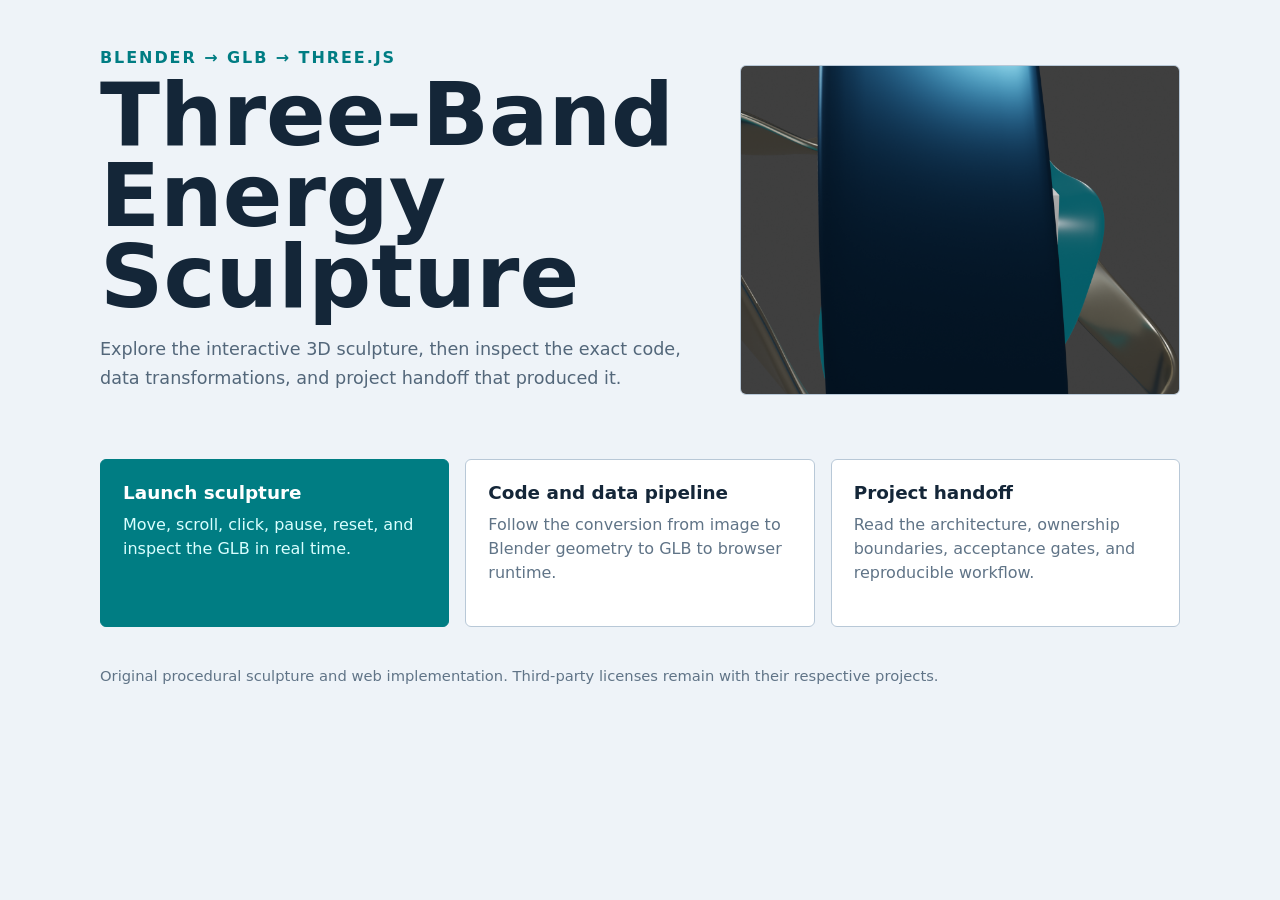
<file: index.html>
<!doctype html>
<html lang="en">
<head>
  <meta charset="utf-8">
  <meta name="viewport" content="width=device-width, initial-scale=1">
  <meta name="description" content="Three-Band Energy Sculpture project index and Blender-to-web documentation.">
  <title>Three-Band Energy Sculpture</title>
  <link rel="icon" href="data:,">
  <style>
    :root { color-scheme: light; font-family: Inter, ui-sans-serif, system-ui, sans-serif; color: #142638; background: #eef3f8; }
    * { box-sizing: border-box; }
    body { margin: 0; }
    main { width: min(1080px, calc(100% - 32px)); margin: 0 auto; padding: 48px 0 64px; }
    header { display: grid; grid-template-columns: minmax(0, 1fr) minmax(280px, 440px); gap: 40px; align-items: center; }
    h1 { margin: 8px 0 16px; max-width: 12ch; font-size: clamp(2.5rem, 7vw, 5.5rem); line-height: .92; letter-spacing: 0; }
    .eyebrow { margin: 0; color: #007d83; font-weight: 800; text-transform: uppercase; letter-spacing: .12em; }
    .lede { max-width: 54ch; color: #53677a; font-size: 1.1rem; line-height: 1.65; }
    img { display: block; width: 100%; aspect-ratio: 4 / 3; object-fit: cover; border: 1px solid #b8c8d7; border-radius: 6px; background: #dce7ef; }
    nav { display: grid; grid-template-columns: repeat(3, 1fr); gap: 16px; margin-top: 48px; }
    a { color: inherit; }
    .page { display: block; min-height: 168px; padding: 22px; border: 1px solid #b8c8d7; border-radius: 6px; background: #fff; text-decoration: none; }
    .page:hover, .page:focus-visible { border-color: #007d83; outline: 3px solid rgba(0, 125, 131, .15); outline-offset: 2px; }
    .page strong { display: block; margin-bottom: 10px; font-size: 1.15rem; }
    .page span { color: #607487; line-height: 1.5; }
    .launch { color: #fff; background: #007d83; border-color: #007d83; }
    .launch span { color: #d9ffff; }
    footer { margin-top: 40px; color: #607487; font-size: .92rem; }
    @media (max-width: 760px) { main { padding-top: 28px; } header, nav { grid-template-columns: 1fr; } h1 { max-width: 10ch; } }
  </style>
</head>
<body>
  <main>
    <header>
      <section>
        <p class="eyebrow">Blender → GLB → Three.js</p>
        <h1>Three-Band Energy Sculpture</h1>
        <p class="lede">Explore the interactive 3D sculpture, then inspect the exact code, data transformations, and project handoff that produced it.</p>
      </section>
      <img src="evidence/screenshots/blender-side.png" alt="Side view of the three-band sculpture inside Blender">
    </header>
    <nav aria-label="Project pages">
      <a class="page launch" href="public/"><strong>Launch sculpture</strong><span>Move, scroll, click, pause, reset, and inspect the GLB in real time.</span></a>
      <a class="page" href="CODE-AND-DATA-PIPELINE.html"><strong>Code and data pipeline</strong><span>Follow the conversion from image to Blender geometry to GLB to browser runtime.</span></a>
      <a class="page" href="docs/blender-to-web-project-handoff.html"><strong>Project handoff</strong><span>Read the architecture, ownership boundaries, acceptance gates, and reproducible workflow.</span></a>
    </nav>
    <footer>Original procedural sculpture and web implementation. Third-party licenses remain with their respective projects.</footer>
  </main>
</body>
</html>
</file>
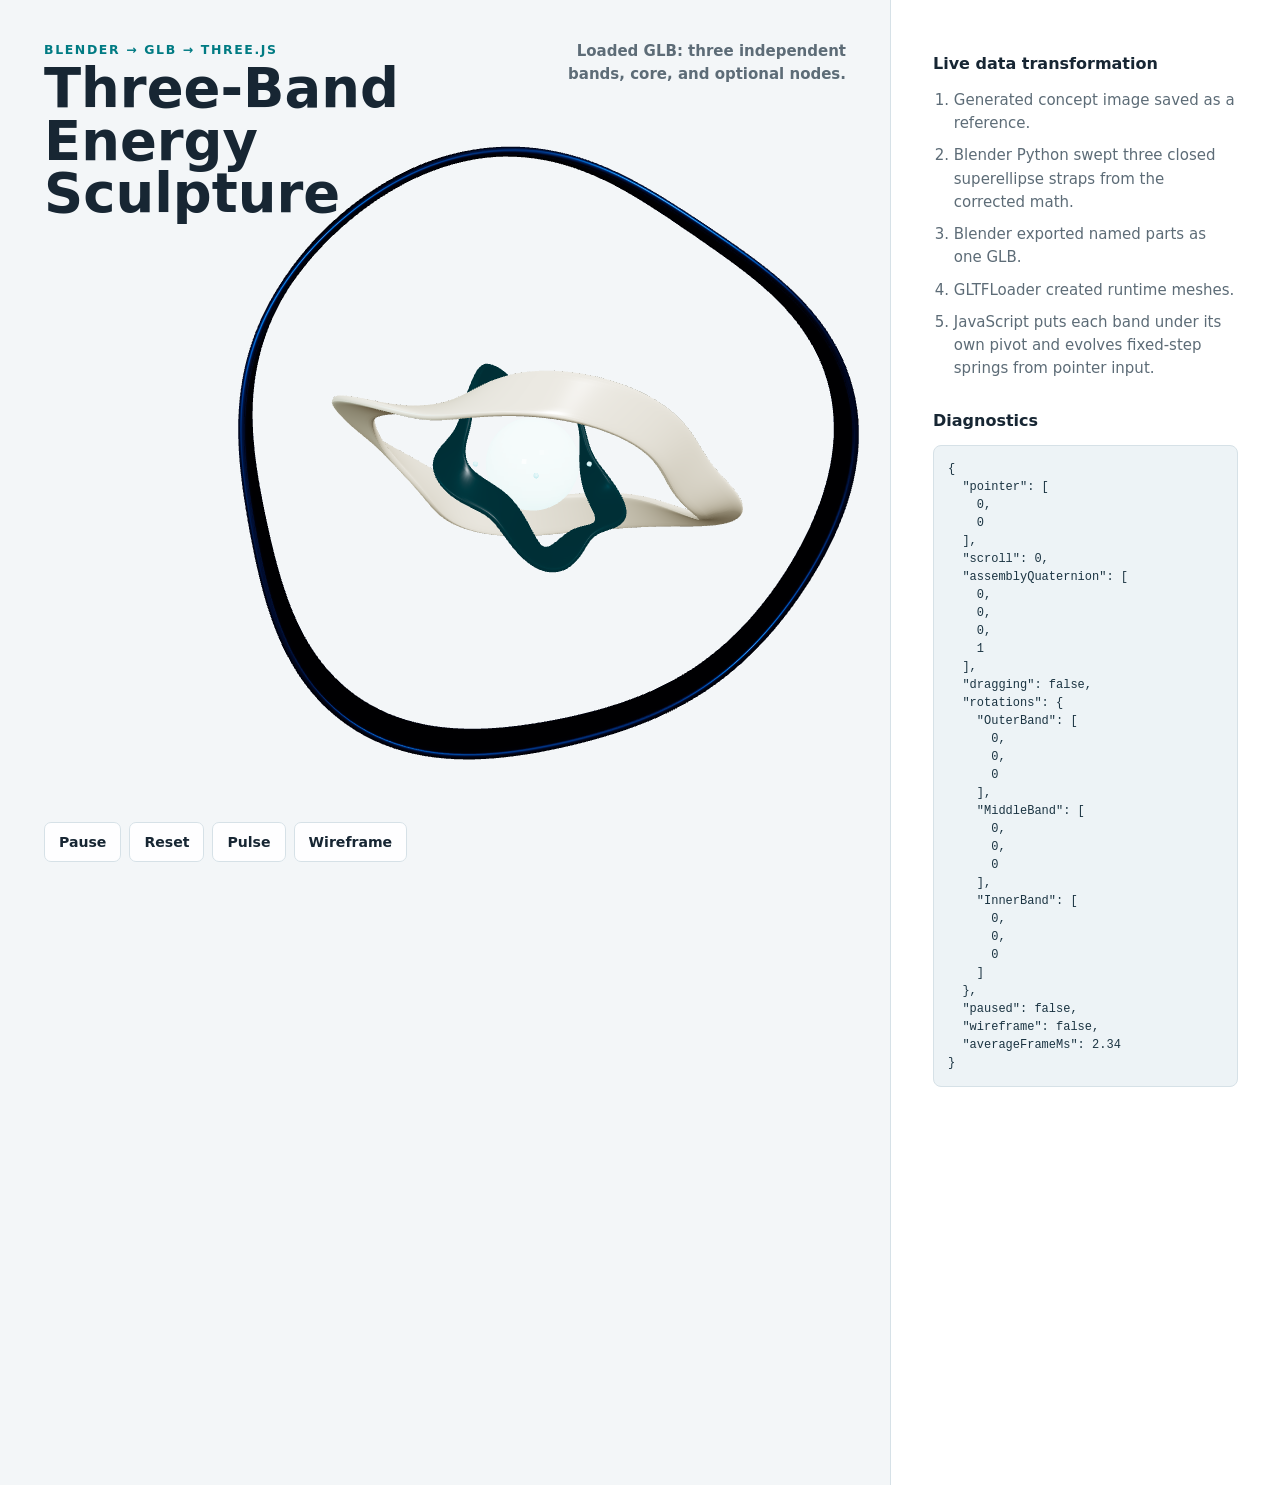
<file: public/index.html>
<!doctype html>
<html lang="en">
<head>
  <meta charset="utf-8">
  <meta name="viewport" content="width=device-width, initial-scale=1">
  <title>Three-Band Energy Sculpture</title>
  <link rel="stylesheet" href="./styles.css">
  <script type="importmap">
    {
      "imports": {
        "three": "./vendor/three/three.module.js"
      }
    }
  </script>
</head>
<body>
  <main class="stage">
    <section class="viewer" aria-label="Interactive Blender-to-web sculpture">
      <canvas id="scene" aria-label="Three independently mouse-responsive mathematical bands in a freely draggable 3D assembly"></canvas>
      <img class="fallback-image" src="./images/fallback.png" alt="Static render of the three-band energy sculpture">
      <div class="hud">
        <div>
          <p class="eyebrow">Blender → GLB → Three.js</p>
          <h1>Three-Band Energy Sculpture</h1>
        </div>
          <p id="status" role="status">Starting...</p>
      </div>
      <div class="controls" aria-label="Demo controls">
        <button id="pause" type="button" aria-pressed="false">Pause</button>
        <button id="reset" type="button">Reset</button>
        <button id="pulse" type="button">Pulse</button>
        <button id="wire" type="button" aria-pressed="false">Wireframe</button>
      </div>
    </section>
    <aside class="panel">
      <h2>Live data transformation</h2>
      <ol>
        <li>Generated concept image saved as a reference.</li>
        <li>Blender Python swept three closed superellipse straps from the corrected math.</li>
        <li>Blender exported named parts as one GLB.</li>
        <li>GLTFLoader created runtime meshes.</li>
        <li>JavaScript puts each band under its own pivot and evolves fixed-step springs from pointer input.</li>
      </ol>
      <h2>Diagnostics</h2>
      <pre id="diagnostics">{}</pre>
    </aside>
  </main>
  <script type="module" src="./src/main.js"></script>
</body>
</html>
</file>
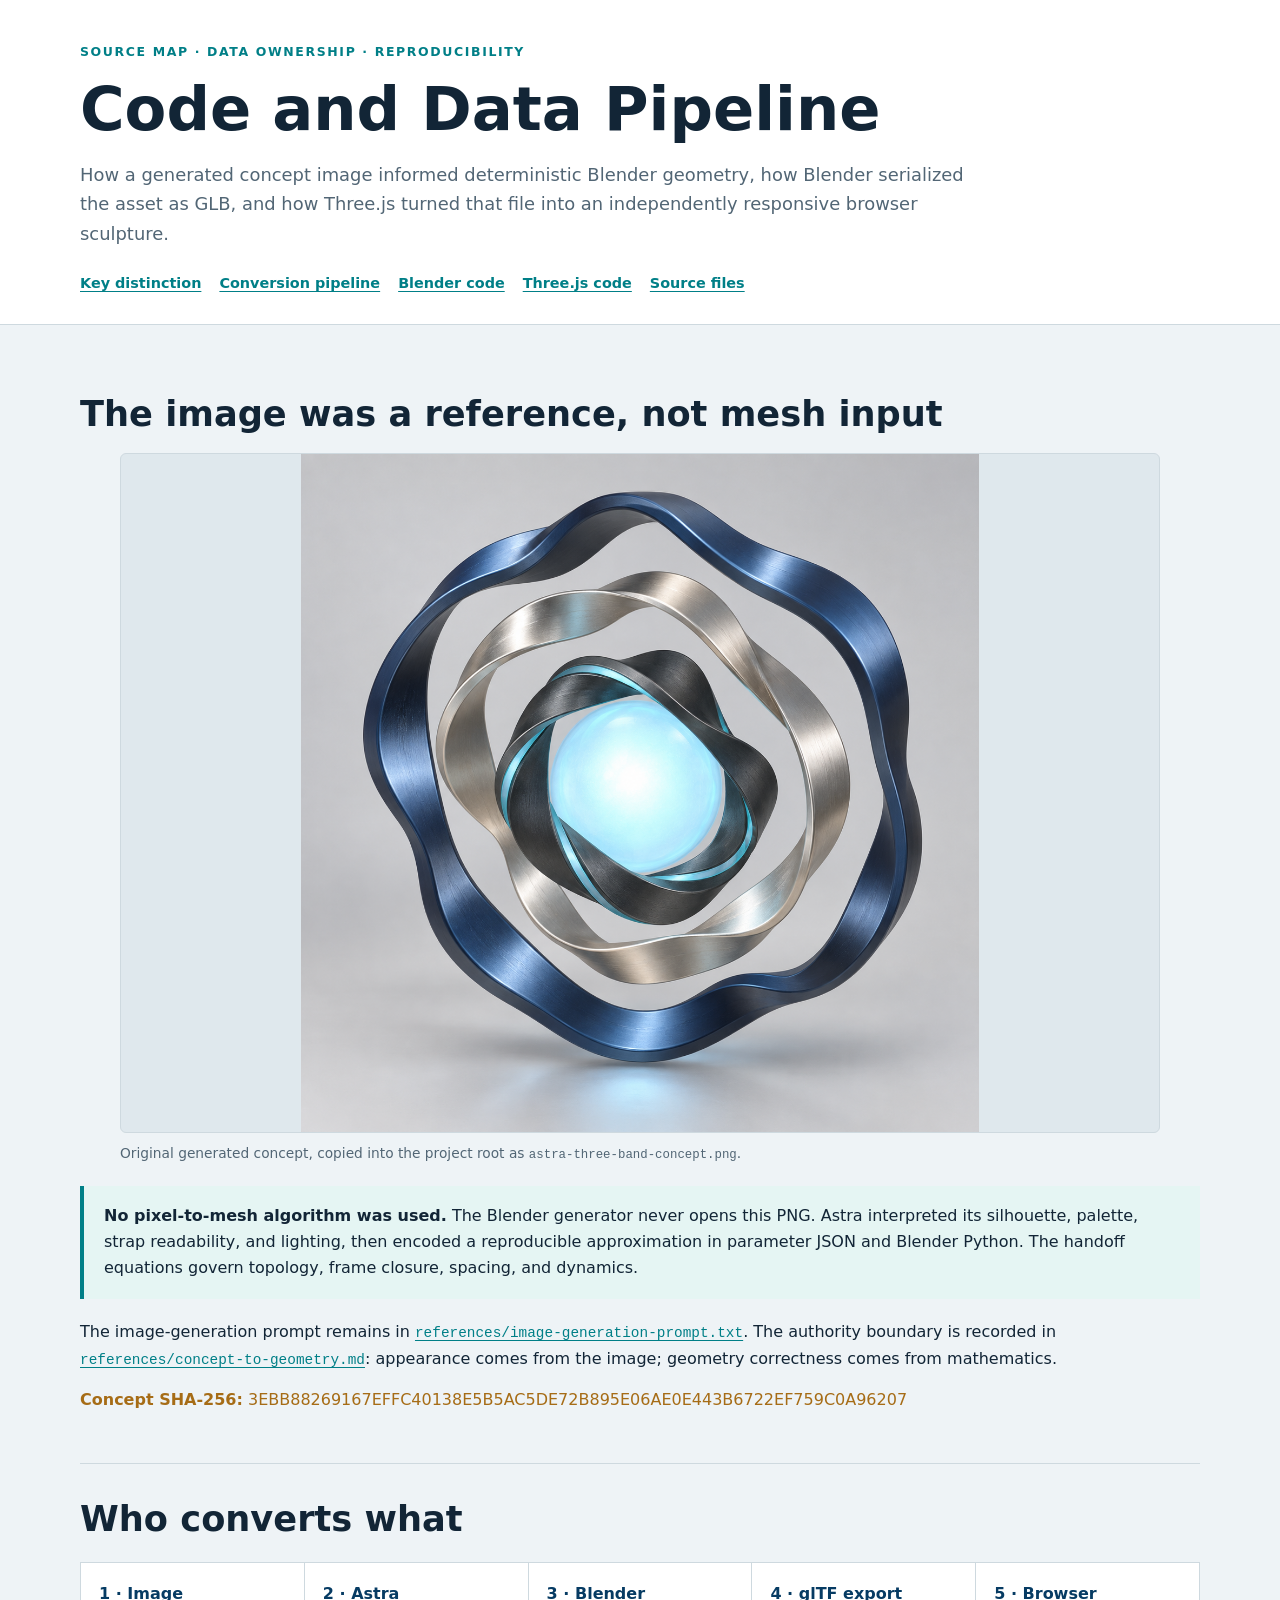
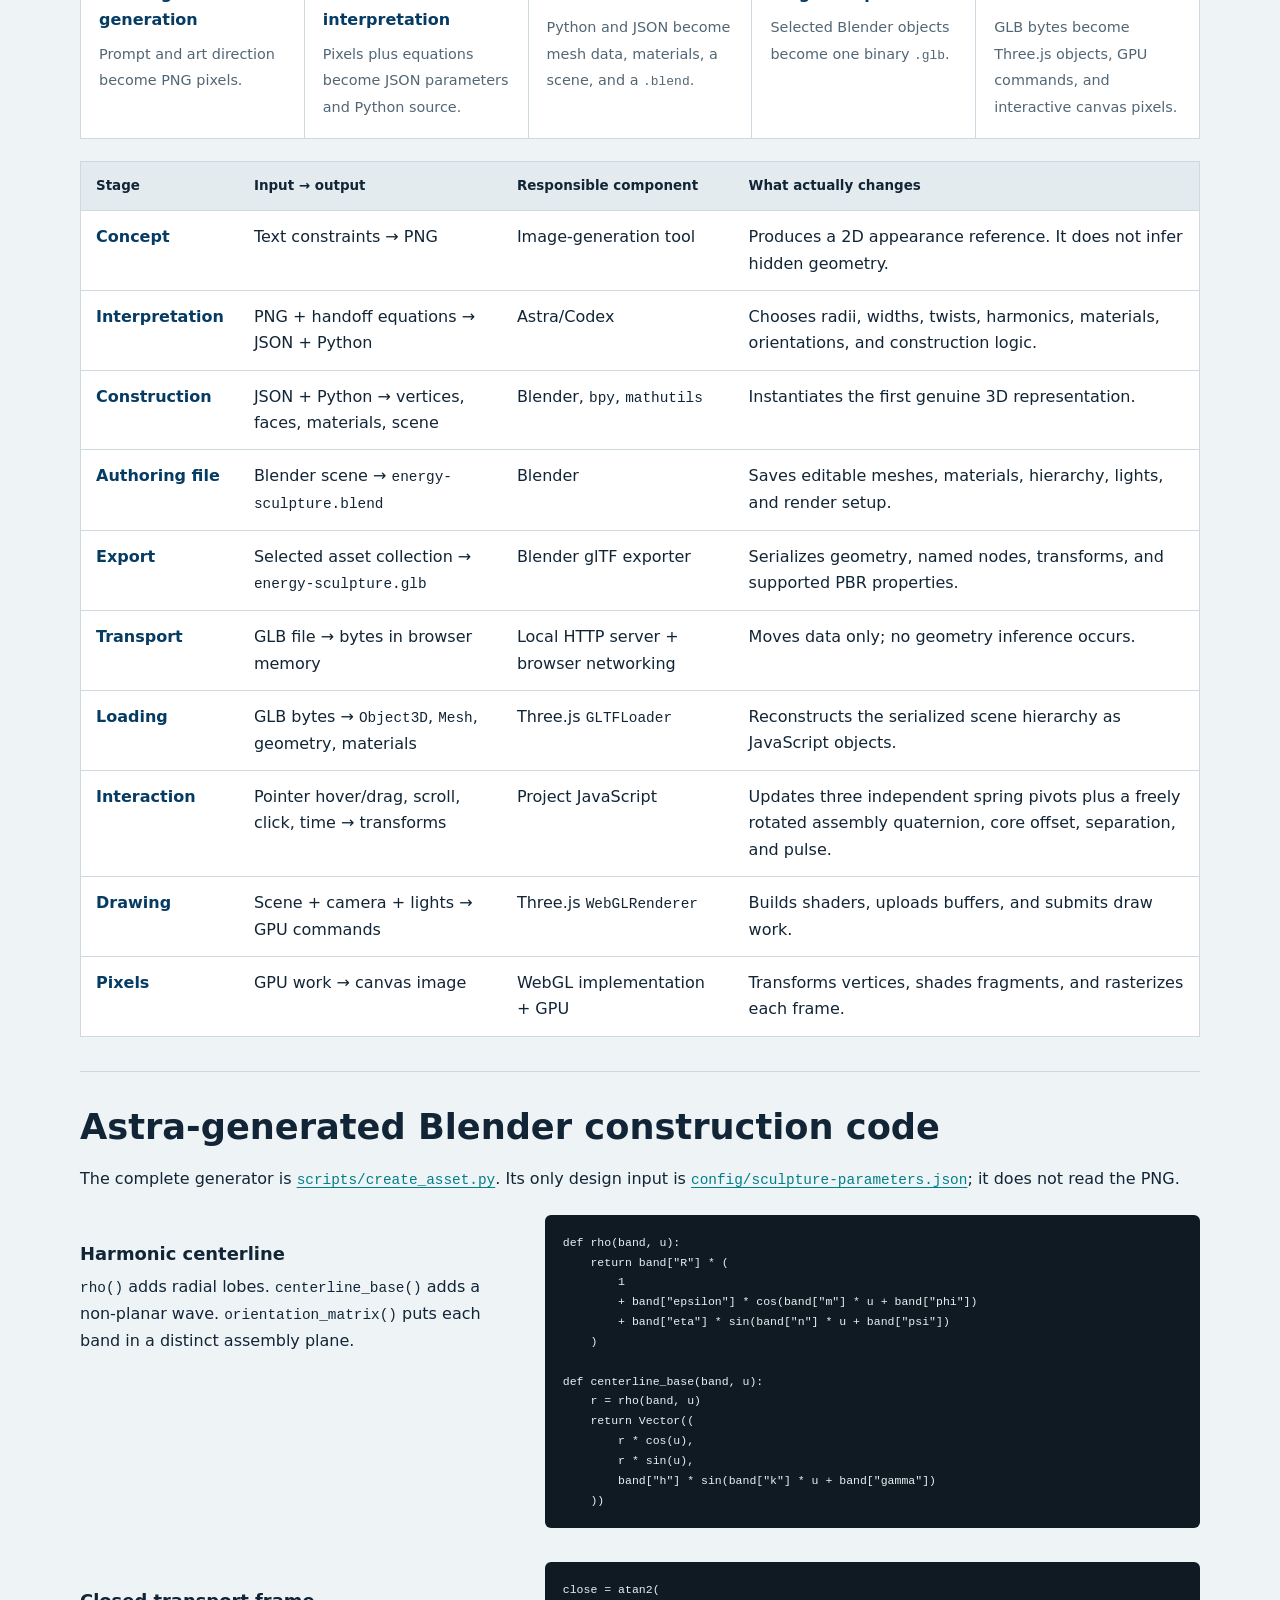
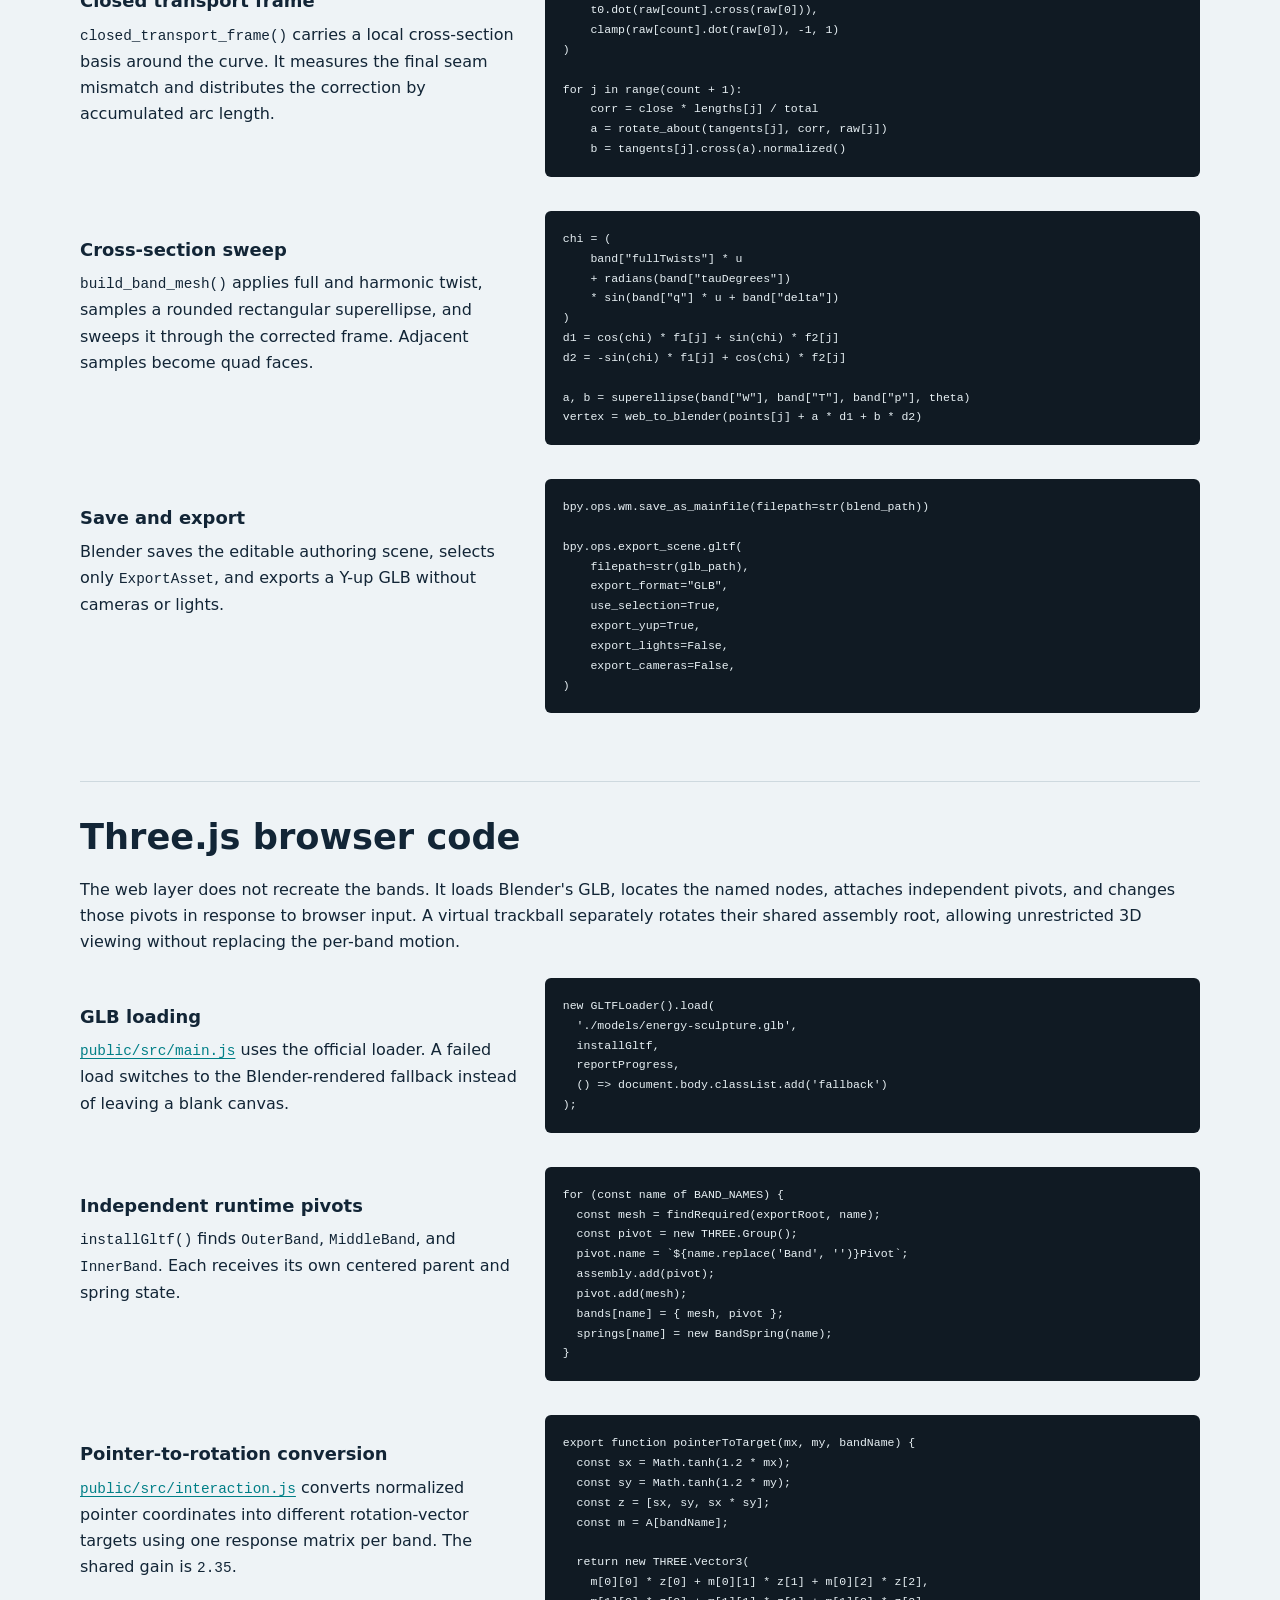
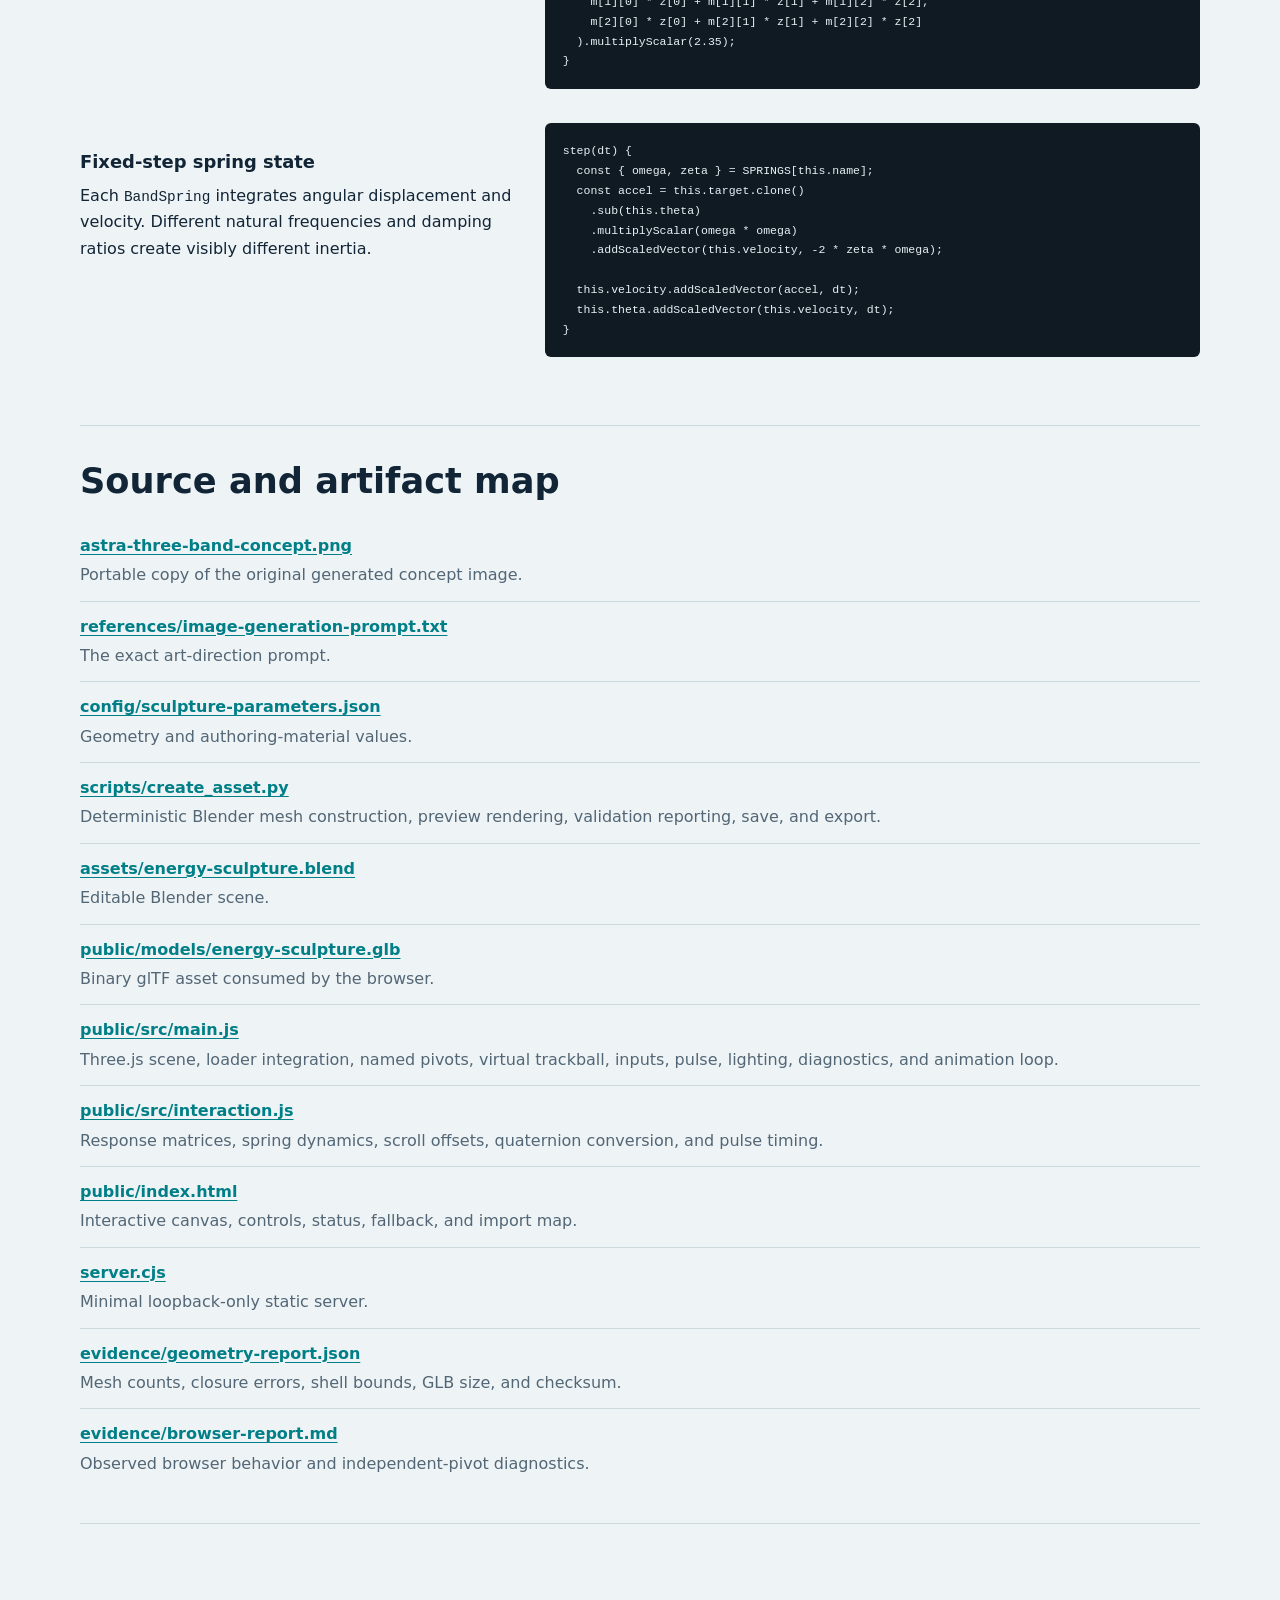
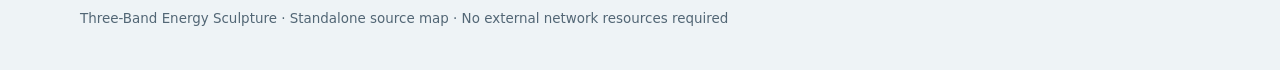
<file: CODE-AND-DATA-PIPELINE.html>
<!doctype html>
<html lang="en">
<head>
  <meta charset="utf-8">
  <meta name="viewport" content="width=device-width, initial-scale=1">
  <meta name="description" content="Source-code map and data-conversion workflow for the Three-Band Energy Sculpture.">
  <link rel="icon" href="data:,">
  <title>Code and Data Pipeline — Three-Band Energy Sculpture</title>
  <style>
    :root {
      color-scheme: light;
      --bg: #eef3f6;
      --paper: #ffffff;
      --ink: #122536;
      --muted: #526675;
      --line: #ced9df;
      --navy: #063b63;
      --cyan: #007f87;
      --gold: #a66c16;
      --code: #101a23;
      --code-ink: #e8f1f5;
      --wash: #e5f5f3;
    }

    * { box-sizing: border-box; }
    html { scroll-behavior: smooth; }
    body {
      margin: 0;
      background: var(--bg);
      color: var(--ink);
      font: 16px/1.65 system-ui, -apple-system, "Segoe UI", sans-serif;
    }

    a { color: var(--cyan); text-underline-offset: 3px; }
    a:focus-visible { outline: 3px solid var(--cyan); outline-offset: 3px; }
    code, pre { font-family: "Cascadia Code", Consolas, monospace; }
    code { font-size: .9em; }

    header {
      background: var(--paper);
      border-bottom: 1px solid var(--line);
    }

    .header-inner, main, footer {
      width: min(1120px, calc(100% - 40px));
      margin: 0 auto;
    }

    .header-inner { padding: 42px 0 28px; }
    .eyebrow {
      color: var(--cyan);
      font-weight: 800;
      font-size: .78rem;
      letter-spacing: .13em;
      text-transform: uppercase;
    }

    h1, h2, h3 { line-height: 1.2; letter-spacing: 0; }
    h1 { margin: 10px 0 14px; font-size: clamp(2rem, 5vw, 3.8rem); max-width: 920px; }
    h2 { margin: 0 0 18px; font-size: clamp(1.55rem, 3vw, 2.2rem); }
    h3 { margin: 28px 0 10px; font-size: 1.12rem; }
    p { margin: 0 0 15px; }
    .lead { max-width: 900px; color: var(--muted); font-size: 1.12rem; }

    nav {
      display: flex;
      flex-wrap: wrap;
      gap: 8px 18px;
      margin-top: 24px;
      font-size: .9rem;
      font-weight: 700;
    }

    main { padding: 34px 0 60px; }
    section {
      padding: 34px 0;
      border-bottom: 1px solid var(--line);
      scroll-margin-top: 12px;
    }

    .concept {
      width: 100%;
      max-height: 680px;
      object-fit: contain;
      display: block;
      background: #dfe8ed;
      border: 1px solid var(--line);
      border-radius: 6px;
    }

    figcaption { margin-top: 9px; color: var(--muted); font-size: .86rem; }
    .callout {
      margin: 20px 0;
      padding: 17px 20px;
      background: var(--wash);
      border-left: 4px solid var(--cyan);
    }

    .flow {
      display: grid;
      grid-template-columns: repeat(5, minmax(0, 1fr));
      gap: 1px;
      background: var(--line);
      border: 1px solid var(--line);
      margin: 22px 0;
    }

    .flow div { background: var(--paper); padding: 18px; min-height: 145px; }
    .flow strong { display: block; color: var(--navy); margin-bottom: 7px; }
    .flow span { color: var(--muted); font-size: .9rem; }

    .table-wrap { overflow-x: auto; border: 1px solid var(--line); background: var(--paper); }
    table { width: 100%; border-collapse: collapse; min-width: 790px; text-align: left; }
    th, td { padding: 13px 15px; border-bottom: 1px solid var(--line); vertical-align: top; }
    th { background: #e3ebef; font-size: .84rem; }
    tr:last-child td { border-bottom: 0; }
    td:first-child { font-weight: 750; color: var(--navy); }

    .split {
      display: grid;
      grid-template-columns: minmax(0, .8fr) minmax(0, 1.2fr);
      gap: 28px;
      align-items: start;
      margin: 22px 0 34px;
    }

    pre {
      margin: 0;
      padding: 18px;
      overflow: auto;
      background: var(--code);
      color: var(--code-ink);
      border-radius: 6px;
      font-size: .8rem;
      line-height: 1.55;
      tab-size: 2;
    }

    .file-list { list-style: none; padding: 0; margin: 0; }
    .file-list li { padding: 12px 0; border-bottom: 1px solid var(--line); }
    .file-list li:last-child { border-bottom: 0; }
    .file-list a { font-weight: 750; }
    .file-list span { display: block; color: var(--muted); margin-top: 3px; }
    .hash { overflow-wrap: anywhere; color: var(--gold); }
    footer { padding: 24px 0 42px; color: var(--muted); font-size: .84rem; }

    @media (max-width: 860px) {
      .flow { grid-template-columns: 1fr 1fr; }
      .split { grid-template-columns: 1fr; }
    }

    @media (max-width: 560px) {
      .header-inner, main, footer { width: min(100% - 24px, 1120px); }
      .header-inner { padding-top: 28px; }
      .flow { grid-template-columns: 1fr; }
      section { padding: 28px 0; }
    }

    @media print {
      body { background: #fff; }
      nav { display: none; }
      section { break-inside: avoid; }
      pre { white-space: pre-wrap; color: #111; background: #f0f2f3; border: 1px solid #bbb; }
    }
  </style>
</head>
<body>
  <header>
    <div class="header-inner">
      <div class="eyebrow">Source map · Data ownership · Reproducibility</div>
      <h1>Code and Data Pipeline</h1>
      <p class="lead">How a generated concept image informed deterministic Blender geometry, how Blender serialized the asset as GLB, and how Three.js turned that file into an independently responsive browser sculpture.</p>
      <nav aria-label="Page sections">
        <a href="#distinction">Key distinction</a>
        <a href="#pipeline">Conversion pipeline</a>
        <a href="#blender">Blender code</a>
        <a href="#threejs">Three.js code</a>
        <a href="#files">Source files</a>
      </nav>
    </div>
  </header>

  <main>
    <section id="distinction">
      <h2>The image was a reference, not mesh input</h2>
      <figure>
        <img class="concept" src="./astra-three-band-concept.png" alt="Generated concept showing three metallic energy bands around a luminous central sphere">
        <figcaption>Original generated concept, copied into the project root as <code>astra-three-band-concept.png</code>.</figcaption>
      </figure>
      <div class="callout">
        <strong>No pixel-to-mesh algorithm was used.</strong> The Blender generator never opens this PNG. Astra interpreted its silhouette, palette, strap readability, and lighting, then encoded a reproducible approximation in parameter JSON and Blender Python. The handoff equations govern topology, frame closure, spacing, and dynamics.
      </div>
      <p>The image-generation prompt remains in <a href="./references/image-generation-prompt.txt"><code>references/image-generation-prompt.txt</code></a>. The authority boundary is recorded in <a href="./references/concept-to-geometry.md"><code>references/concept-to-geometry.md</code></a>: appearance comes from the image; geometry correctness comes from mathematics.</p>
      <p class="hash"><strong>Concept SHA-256:</strong> 3EBB88269167EFFC40138E5B5AC5DE72B895E06AE0E443B6722EF759C0A96207</p>
    </section>

    <section id="pipeline">
      <h2>Who converts what</h2>
      <div class="flow" aria-label="Data flow summary">
        <div><strong>1 · Image generation</strong><span>Prompt and art direction become PNG pixels.</span></div>
        <div><strong>2 · Astra interpretation</strong><span>Pixels plus equations become JSON parameters and Python source.</span></div>
        <div><strong>3 · Blender</strong><span>Python and JSON become mesh data, materials, a scene, and a <code>.blend</code>.</span></div>
        <div><strong>4 · glTF export</strong><span>Selected Blender objects become one binary <code>.glb</code>.</span></div>
        <div><strong>5 · Browser</strong><span>GLB bytes become Three.js objects, GPU commands, and interactive canvas pixels.</span></div>
      </div>

      <div class="table-wrap">
        <table>
          <thead><tr><th>Stage</th><th>Input → output</th><th>Responsible component</th><th>What actually changes</th></tr></thead>
          <tbody>
            <tr><td>Concept</td><td>Text constraints → PNG</td><td>Image-generation tool</td><td>Produces a 2D appearance reference. It does not infer hidden geometry.</td></tr>
            <tr><td>Interpretation</td><td>PNG + handoff equations → JSON + Python</td><td>Astra/Codex</td><td>Chooses radii, widths, twists, harmonics, materials, orientations, and construction logic.</td></tr>
            <tr><td>Construction</td><td>JSON + Python → vertices, faces, materials, scene</td><td>Blender, <code>bpy</code>, <code>mathutils</code></td><td>Instantiates the first genuine 3D representation.</td></tr>
            <tr><td>Authoring file</td><td>Blender scene → <code>energy-sculpture.blend</code></td><td>Blender</td><td>Saves editable meshes, materials, hierarchy, lights, and render setup.</td></tr>
            <tr><td>Export</td><td>Selected asset collection → <code>energy-sculpture.glb</code></td><td>Blender glTF exporter</td><td>Serializes geometry, named nodes, transforms, and supported PBR properties.</td></tr>
            <tr><td>Transport</td><td>GLB file → bytes in browser memory</td><td>Local HTTP server + browser networking</td><td>Moves data only; no geometry inference occurs.</td></tr>
            <tr><td>Loading</td><td>GLB bytes → <code>Object3D</code>, <code>Mesh</code>, geometry, materials</td><td>Three.js <code>GLTFLoader</code></td><td>Reconstructs the serialized scene hierarchy as JavaScript objects.</td></tr>
            <tr><td>Interaction</td><td>Pointer hover/drag, scroll, click, time → transforms</td><td>Project JavaScript</td><td>Updates three independent spring pivots plus a freely rotated assembly quaternion, core offset, separation, and pulse.</td></tr>
            <tr><td>Drawing</td><td>Scene + camera + lights → GPU commands</td><td>Three.js <code>WebGLRenderer</code></td><td>Builds shaders, uploads buffers, and submits draw work.</td></tr>
            <tr><td>Pixels</td><td>GPU work → canvas image</td><td>WebGL implementation + GPU</td><td>Transforms vertices, shades fragments, and rasterizes each frame.</td></tr>
          </tbody>
        </table>
      </div>
    </section>

    <section id="blender">
      <h2>Astra-generated Blender construction code</h2>
      <p>The complete generator is <a href="./scripts/create_asset.py"><code>scripts/create_asset.py</code></a>. Its only design input is <a href="./config/sculpture-parameters.json"><code>config/sculpture-parameters.json</code></a>; it does not read the PNG.</p>

      <div class="split">
        <div>
          <h3>Harmonic centerline</h3>
          <p><code>rho()</code> adds radial lobes. <code>centerline_base()</code> adds a non-planar wave. <code>orientation_matrix()</code> puts each band in a distinct assembly plane.</p>
        </div>
        <pre><code>def rho(band, u):
    return band["R"] * (
        1
        + band["epsilon"] * cos(band["m"] * u + band["phi"])
        + band["eta"] * sin(band["n"] * u + band["psi"])
    )

def centerline_base(band, u):
    r = rho(band, u)
    return Vector((
        r * cos(u),
        r * sin(u),
        band["h"] * sin(band["k"] * u + band["gamma"])
    ))</code></pre>
      </div>

      <div class="split">
        <div>
          <h3>Closed transport frame</h3>
          <p><code>closed_transport_frame()</code> carries a local cross-section basis around the curve. It measures the final seam mismatch and distributes the correction by accumulated arc length.</p>
        </div>
        <pre><code>close = atan2(
    t0.dot(raw[count].cross(raw[0])),
    clamp(raw[count].dot(raw[0]), -1, 1)
)

for j in range(count + 1):
    corr = close * lengths[j] / total
    a = rotate_about(tangents[j], corr, raw[j])
    b = tangents[j].cross(a).normalized()</code></pre>
      </div>

      <div class="split">
        <div>
          <h3>Cross-section sweep</h3>
          <p><code>build_band_mesh()</code> applies full and harmonic twist, samples a rounded rectangular superellipse, and sweeps it through the corrected frame. Adjacent samples become quad faces.</p>
        </div>
        <pre><code>chi = (
    band["fullTwists"] * u
    + radians(band["tauDegrees"])
    * sin(band["q"] * u + band["delta"])
)
d1 = cos(chi) * f1[j] + sin(chi) * f2[j]
d2 = -sin(chi) * f1[j] + cos(chi) * f2[j]

a, b = superellipse(band["W"], band["T"], band["p"], theta)
vertex = web_to_blender(points[j] + a * d1 + b * d2)</code></pre>
      </div>

      <div class="split">
        <div>
          <h3>Save and export</h3>
          <p>Blender saves the editable authoring scene, selects only <code>ExportAsset</code>, and exports a Y-up GLB without cameras or lights.</p>
        </div>
        <pre><code>bpy.ops.wm.save_as_mainfile(filepath=str(blend_path))

bpy.ops.export_scene.gltf(
    filepath=str(glb_path),
    export_format="GLB",
    use_selection=True,
    export_yup=True,
    export_lights=False,
    export_cameras=False,
)</code></pre>
      </div>
    </section>

    <section id="threejs">
      <h2>Three.js browser code</h2>
      <p>The web layer does not recreate the bands. It loads Blender's GLB, locates the named nodes, attaches independent pivots, and changes those pivots in response to browser input. A virtual trackball separately rotates their shared assembly root, allowing unrestricted 3D viewing without replacing the per-band motion.</p>

      <div class="split">
        <div>
          <h3>GLB loading</h3>
          <p><a href="./public/src/main.js"><code>public/src/main.js</code></a> uses the official loader. A failed load switches to the Blender-rendered fallback instead of leaving a blank canvas.</p>
        </div>
        <pre><code>new GLTFLoader().load(
  './models/energy-sculpture.glb',
  installGltf,
  reportProgress,
  () =&gt; document.body.classList.add('fallback')
);</code></pre>
      </div>

      <div class="split">
        <div>
          <h3>Independent runtime pivots</h3>
          <p><code>installGltf()</code> finds <code>OuterBand</code>, <code>MiddleBand</code>, and <code>InnerBand</code>. Each receives its own centered parent and spring state.</p>
        </div>
        <pre><code>for (const name of BAND_NAMES) {
  const mesh = findRequired(exportRoot, name);
  const pivot = new THREE.Group();
  pivot.name = `${name.replace('Band', '')}Pivot`;
  assembly.add(pivot);
  pivot.add(mesh);
  bands[name] = { mesh, pivot };
  springs[name] = new BandSpring(name);
}</code></pre>
      </div>

      <div class="split">
        <div>
          <h3>Pointer-to-rotation conversion</h3>
          <p><a href="./public/src/interaction.js"><code>public/src/interaction.js</code></a> converts normalized pointer coordinates into different rotation-vector targets using one response matrix per band. The shared gain is <code>2.35</code>.</p>
        </div>
        <pre><code>export function pointerToTarget(mx, my, bandName) {
  const sx = Math.tanh(1.2 * mx);
  const sy = Math.tanh(1.2 * my);
  const z = [sx, sy, sx * sy];
  const m = A[bandName];

  return new THREE.Vector3(
    m[0][0] * z[0] + m[0][1] * z[1] + m[0][2] * z[2],
    m[1][0] * z[0] + m[1][1] * z[1] + m[1][2] * z[2],
    m[2][0] * z[0] + m[2][1] * z[1] + m[2][2] * z[2]
  ).multiplyScalar(2.35);
}</code></pre>
      </div>

      <div class="split">
        <div>
          <h3>Fixed-step spring state</h3>
          <p>Each <code>BandSpring</code> integrates angular displacement and velocity. Different natural frequencies and damping ratios create visibly different inertia.</p>
        </div>
        <pre><code>step(dt) {
  const { omega, zeta } = SPRINGS[this.name];
  const accel = this.target.clone()
    .sub(this.theta)
    .multiplyScalar(omega * omega)
    .addScaledVector(this.velocity, -2 * zeta * omega);

  this.velocity.addScaledVector(accel, dt);
  this.theta.addScaledVector(this.velocity, dt);
}</code></pre>
      </div>
    </section>

    <section id="files">
      <h2>Source and artifact map</h2>
      <ul class="file-list">
        <li><a href="./astra-three-band-concept.png">astra-three-band-concept.png</a><span>Portable copy of the original generated concept image.</span></li>
        <li><a href="./references/image-generation-prompt.txt">references/image-generation-prompt.txt</a><span>The exact art-direction prompt.</span></li>
        <li><a href="./config/sculpture-parameters.json">config/sculpture-parameters.json</a><span>Geometry and authoring-material values.</span></li>
        <li><a href="./scripts/create_asset.py">scripts/create_asset.py</a><span>Deterministic Blender mesh construction, preview rendering, validation reporting, save, and export.</span></li>
        <li><a href="./assets/energy-sculpture.blend">assets/energy-sculpture.blend</a><span>Editable Blender scene.</span></li>
        <li><a href="./public/models/energy-sculpture.glb">public/models/energy-sculpture.glb</a><span>Binary glTF asset consumed by the browser.</span></li>
        <li><a href="./public/src/main.js">public/src/main.js</a><span>Three.js scene, loader integration, named pivots, virtual trackball, inputs, pulse, lighting, diagnostics, and animation loop.</span></li>
        <li><a href="./public/src/interaction.js">public/src/interaction.js</a><span>Response matrices, spring dynamics, scroll offsets, quaternion conversion, and pulse timing.</span></li>
        <li><a href="./public/index.html">public/index.html</a><span>Interactive canvas, controls, status, fallback, and import map.</span></li>
        <li><a href="./server.cjs">server.cjs</a><span>Minimal loopback-only static server.</span></li>
        <li><a href="./evidence/geometry-report.json">evidence/geometry-report.json</a><span>Mesh counts, closure errors, shell bounds, GLB size, and checksum.</span></li>
        <li><a href="./evidence/browser-report.md">evidence/browser-report.md</a><span>Observed browser behavior and independent-pivot diagnostics.</span></li>
      </ul>
    </section>
  </main>

  <footer>
    Three-Band Energy Sculpture · Standalone source map · No external network resources required
  </footer>
</body>
</html>
</file>
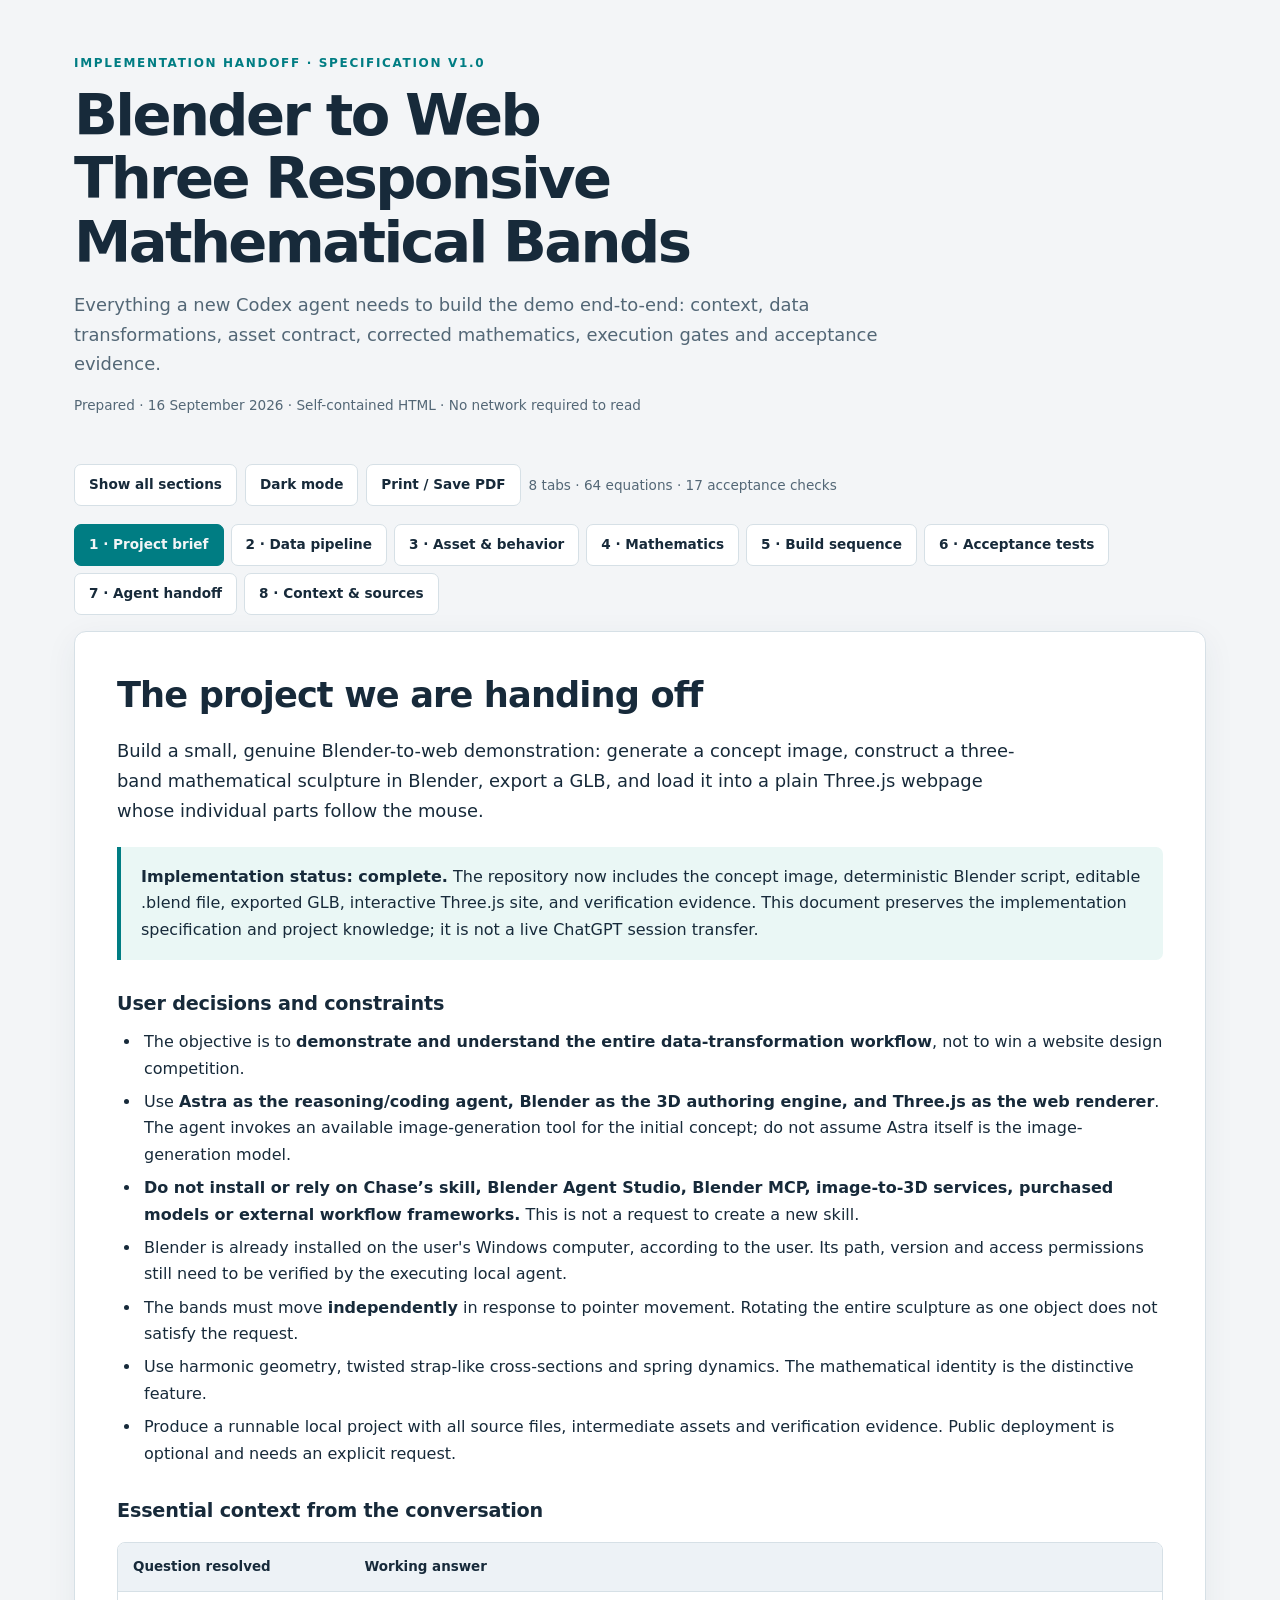
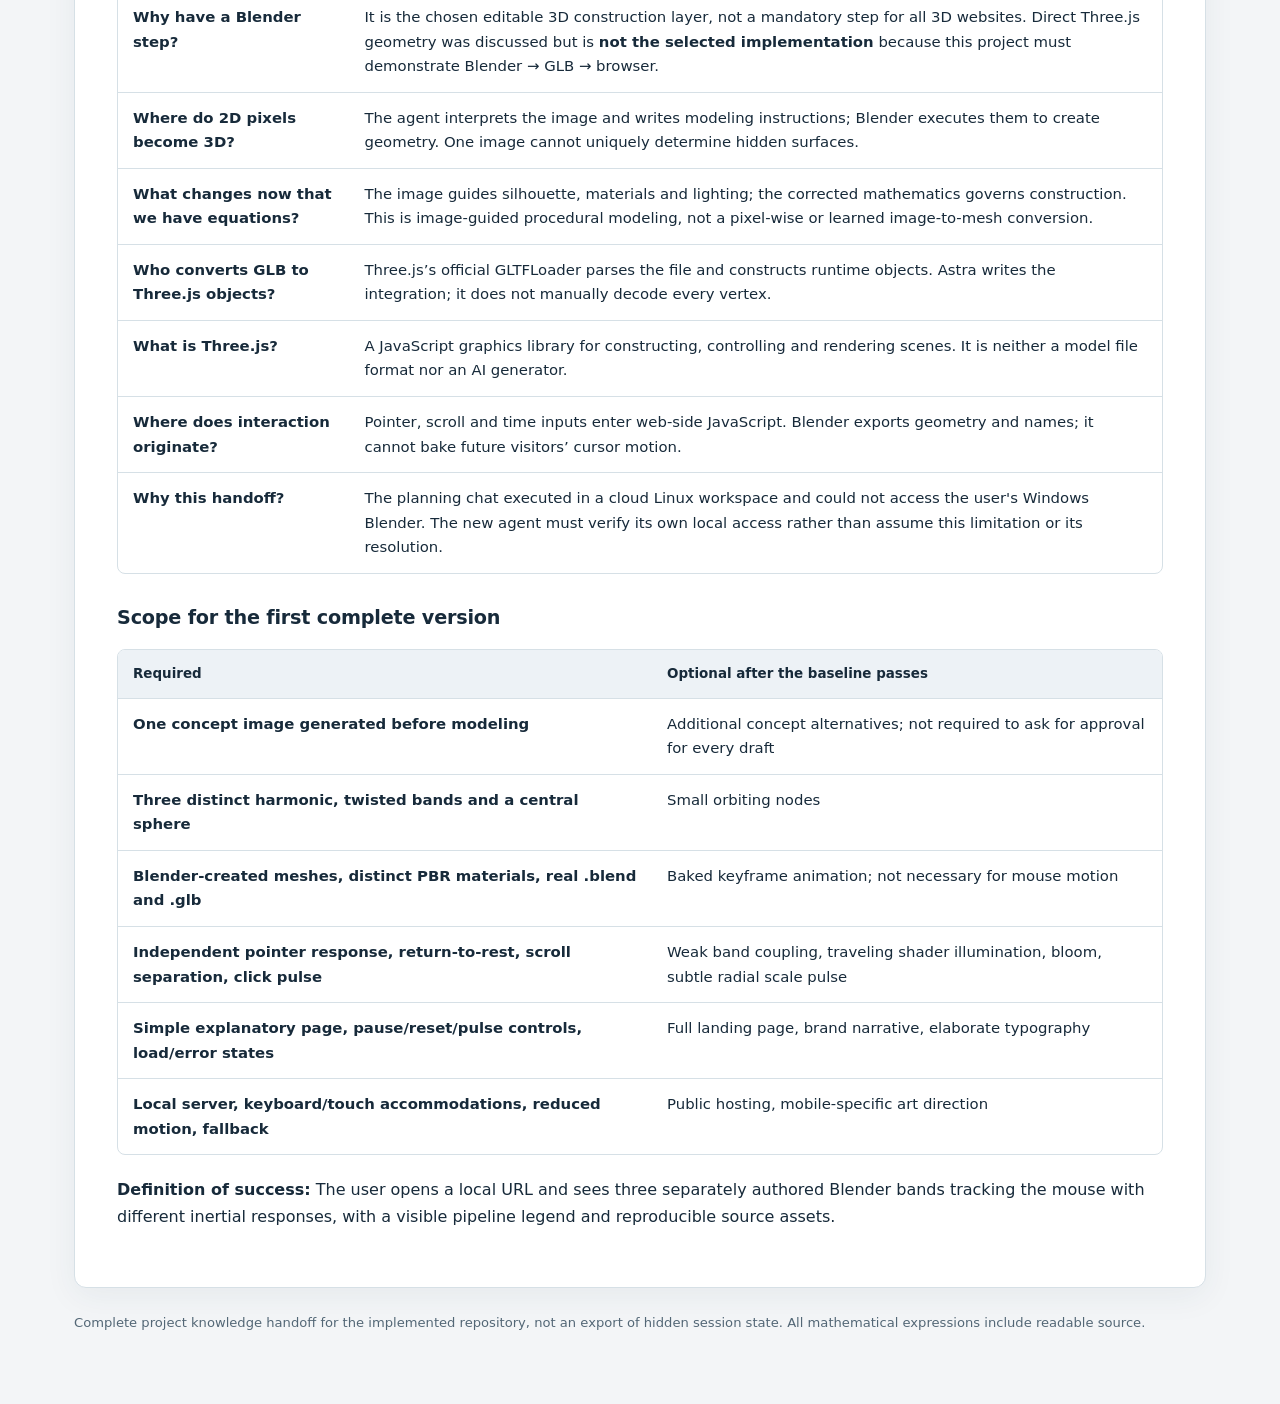
<file: docs/blender-to-web-project-handoff.html>
<!doctype html>
<html lang="en"><head><meta charset="utf-8"><meta name="viewport" content="width=device-width, initial-scale=1"><meta name="description" content="Complete agent handoff for a mathematically specified, independently mouse-responsive Blender-to-Three.js sculpture."><title>Blender to Web Project Handoff</title><style>
:root{color-scheme:light;--bg:#f3f5f7;--paper:#fff;--ink:#172a3a;--muted:#536776;--line:#d6e0e6;--accent:#007d83;--wash:#eaf7f5;--code:#edf2f6;--warn:#fff4dc;--shadow:0 8px 32px #183d5610}
:root[data-theme=dark]{color-scheme:dark;--bg:#101820;--paper:#17222c;--ink:#e4edf4;--muted:#aac0cf;--line:#33434f;--accent:#7dded3;--wash:#153c3b;--code:#0e1923;--warn:#3f321e;--shadow:none}
*{box-sizing:border-box}html{scroll-behavior:smooth}body{margin:0;background:var(--bg);color:var(--ink);font:16px/1.65 system-ui,-apple-system,'Segoe UI',sans-serif}main{max-width:1180px;margin:0 auto;padding:44px 24px 70px}header{padding:10px 0 26px}.eyebrow{font:750 12px/1.5 system-ui;letter-spacing:.14em;color:var(--accent);text-transform:uppercase}h1{font-size:clamp(2rem,4.5vw,3.7rem);letter-spacing:-.045em;line-height:1.1;margin:12px 0 16px;max-width:950px}header p{max-width:880px;color:var(--muted);font-size:1.12rem}.meta{font-size:.85rem;color:var(--muted)}.toolbar{display:flex;flex-wrap:wrap;gap:8px;align-items:center;margin:22px 0 18px}button{font:650 .85rem/1.3 system-ui;background:var(--paper);color:var(--ink);border:1px solid var(--line);border-radius:7px;padding:11px 14px;cursor:pointer;min-height:42px}button:hover{border-color:var(--accent)}button:focus-visible,a:focus-visible,summary:focus-visible{outline:3px solid var(--accent);outline-offset:3px}.tabs{display:flex;flex-wrap:wrap;gap:7px;margin:0 0 16px}button[role=tab][aria-selected=true]{background:var(--accent);color:var(--bg);border-color:var(--accent)}.panel{padding:clamp(20px,4vw,42px);background:var(--paper);border:1px solid var(--line);border-radius:12px;box-shadow:var(--shadow);margin-bottom:24px}.panel[hidden]{display:none}h2{font-size:clamp(1.55rem,3vw,2.2rem);letter-spacing:-.025em;line-height:1.2;margin:0 0 20px}h3{font-size:1.2rem;line-height:1.3;letter-spacing:-.01em;margin:32px 0 12px;scroll-margin-top:24px}p{margin:0 0 15px}.lead{font-size:1.12rem;max-width:920px}.note{background:var(--wash);border-left:4px solid var(--accent);padding:17px 20px;margin:22px 0;border-radius:0 7px 7px 0}.note.warn{background:var(--warn)}ul,ol{padding-left:1.5em;margin:12px 0 22px}li{padding-left:3px;margin:7px 0}a{color:var(--accent);text-underline-offset:3px}code,pre{font-family:ui-monospace,'Cascadia Code',Consolas,monospace}code{font-size:.89em;background:var(--code);padding:2px 4px;border-radius:4px;overflow-wrap:anywhere}pre{white-space:pre-wrap;overflow-wrap:anywhere;font-size:.86rem;background:var(--code);padding:20px;border:1px solid var(--line);border-radius:8px;line-height:1.65}pre code{padding:0;background:none;font-size:inherit}.flow{font-weight:700;color:var(--accent);font-size:1.07rem;padding:18px 0}.table-wrap{overflow:auto;margin:18px 0 22px;border:1px solid var(--line);border-radius:8px}table{width:100%;border-collapse:collapse;font-size:.93rem;text-align:left}th{background:var(--code);font-size:.84rem;font-weight:750}td,th{padding:13px 15px;border-bottom:1px solid var(--line);vertical-align:top}td:first-child{font-weight:650}tr:last-child td{border-bottom:0}th,td{min-width:110px}table p{margin:0}.equation{margin:18px 0;padding:20px 18px 8px;background:var(--code);border:1px solid var(--line);border-radius:8px;overflow:auto}math{font-size:1.1rem;min-width:max-content;padding:4px 0 8px}figcaption{font-size:.86rem;color:var(--muted);margin:8px 0}.tex-source{font-size:.75rem;color:var(--muted);margin:7px 0}summary{cursor:pointer}.tex-source pre{font-size:.78rem;padding:10px}.section-number{display:inline-flex;align-items:center;justify-content:center;width:31px;height:31px;border-radius:50%;background:var(--wash);color:var(--accent);margin-right:10px;font-size:.84rem}.math-links{display:flex;flex-wrap:wrap;gap:10px;color:var(--muted);font-size:.9rem}.prompt-toolbar{display:flex;gap:14px;align-items:center;flex-wrap:wrap}#copy-status{font-size:.85rem;color:var(--muted)}footer{color:var(--muted);font-size:.82rem;margin-top:20px}body.all .panel{display:block}.no-js{display:none}noscript .no-js{display:block}.print-note{display:none}
@media(max-width:650px){main{padding:22px 12px 40px}.panel{padding:22px 16px}.tabs button{flex:1 1 44%;font-size:.8rem}table{min-width:600px}h1{font-size:2.2rem}math{font-size:.96rem}.equation{padding:12px 10px 5px}}
@media(prefers-reduced-motion:reduce){html{scroll-behavior:auto}}
@media print{body{background:#fff;color:#111}main{max-width:none;padding:0}.toolbar,.tabs,.tex-source,.prompt-toolbar{display:none!important}.panel,.panel[hidden]{display:block!important;border:0;box-shadow:none;padding:0;margin:26px 0;break-before:page}.panel:first-of-type{break-before:auto}.table-wrap,.equation{overflow:visible;border-color:#ccc}table{min-width:0;font-size:9pt}td,th{padding:7px;min-width:0}math{font-size:10pt;min-width:0}.equation{break-inside:avoid;background:#f8f8f8}h2,h3{break-after:avoid}pre{font-size:8pt}a{color:#163b50}.print-note{display:block}}
</style></head>
<body><main><header><div class="eyebrow">Implementation handoff · Specification v1.0</div><h1>Blender to Web<br>Three Responsive Mathematical Bands</h1><p>Everything a new Codex agent needs to build the demo end-to-end: context, data transformations, asset contract, corrected mathematics, execution gates and acceptance evidence.</p><div class="meta">Prepared · 16 September 2026 · Self-contained HTML · No network required to read</div></header>
<div class="toolbar"><button id="show-all" type="button" aria-pressed="false">Show all sections</button><button id="theme" type="button" aria-pressed="false">Dark mode</button><button id="print" type="button">Print / Save PDF</button><span class="meta">8 tabs · 64 equations · 17 acceptance checks</span></div>
<nav class="tabs" role="tablist" aria-label="Project specification sections"><button type="button" role="tab" id="tab-brief" aria-controls="brief" aria-selected="true" tabindex="0">1 · Project brief</button><button type="button" role="tab" id="tab-pipeline" aria-controls="pipeline" aria-selected="false" tabindex="-1">2 · Data pipeline</button><button type="button" role="tab" id="tab-experience" aria-controls="experience" aria-selected="false" tabindex="-1">3 · Asset & behavior</button><button type="button" role="tab" id="tab-math" aria-controls="math" aria-selected="false" tabindex="-1">4 · Mathematics</button><button type="button" role="tab" id="tab-implementation" aria-controls="implementation" aria-selected="false" tabindex="-1">5 · Build sequence</button><button type="button" role="tab" id="tab-acceptance" aria-controls="acceptance" aria-selected="false" tabindex="-1">6 · Acceptance tests</button><button type="button" role="tab" id="tab-agent" aria-controls="agent" aria-selected="false" tabindex="-1">7 · Agent handoff</button><button type="button" role="tab" id="tab-provenance" aria-controls="provenance" aria-selected="false" tabindex="-1">8 · Context & sources</button></nav>
<noscript><p>JavaScript is disabled. All sections are shown below.</p></noscript>
<section class="panel" id="brief" role="tabpanel" aria-labelledby="tab-brief">
<h2>The project we are handing off</h2>
<p class="lead">Build a small, genuine Blender-to-web demonstration: generate a concept image, construct a three-band mathematical sculpture in Blender, export a GLB, and load it into a plain Three.js webpage whose individual parts follow the mouse.</p>
<aside class="note "><strong>Implementation status: complete.</strong> The repository now includes the concept image, deterministic Blender script, editable .blend file, exported GLB, interactive Three.js site, and verification evidence. This document preserves the implementation specification and project knowledge; it is not a live ChatGPT session transfer.</aside>
<h3>User decisions and constraints</h3>
<ul><li>The objective is to <strong>demonstrate and understand the entire data-transformation workflow</strong>, not to win a website design competition.</li><li>Use <strong>Astra as the reasoning/coding agent, Blender as the 3D authoring engine, and Three.js as the web renderer</strong>. The agent invokes an available image-generation tool for the initial concept; do not assume Astra itself is the image-generation model.</li><li><strong>Do not install or rely on Chase’s skill, Blender Agent Studio, Blender MCP, image-to-3D services, purchased models or external workflow frameworks.</strong> This is not a request to create a new skill.</li><li>Blender is already installed on the user's Windows computer, according to the user. Its path, version and access permissions still need to be verified by the executing local agent.</li><li>The bands must move <strong>independently</strong> in response to pointer movement. Rotating the entire sculpture as one object does not satisfy the request.</li><li>Use harmonic geometry, twisted strap-like cross-sections and spring dynamics. The mathematical identity is the distinctive feature.</li><li>Produce a runnable local project with all source files, intermediate assets and verification evidence. Public deployment is optional and needs an explicit request.</li></ul>
<h3>Essential context from the conversation</h3>
<div class="table-wrap"><table><thead><tr><th scope="col">Question resolved</th><th scope="col">Working answer</th></tr></thead><tbody><tr><td>Why have a Blender step?</td><td>It is the chosen editable 3D construction layer, not a mandatory step for all 3D websites. Direct Three.js geometry was discussed but is <strong>not the selected implementation</strong> because this project must demonstrate Blender → GLB → browser.</td></tr><tr><td>Where do 2D pixels become 3D?</td><td>The agent interprets the image and writes modeling instructions; Blender executes them to create geometry. One image cannot uniquely determine hidden surfaces.</td></tr><tr><td>What changes now that we have equations?</td><td>The image guides silhouette, materials and lighting; the corrected mathematics governs construction. This is image-guided procedural modeling, not a pixel-wise or learned image-to-mesh conversion.</td></tr><tr><td>Who converts GLB to Three.js objects?</td><td>Three.js’s official GLTFLoader parses the file and constructs runtime objects. Astra writes the integration; it does not manually decode every vertex.</td></tr><tr><td>What is Three.js?</td><td>A JavaScript graphics library for constructing, controlling and rendering scenes. It is neither a model file format nor an AI generator.</td></tr><tr><td>Where does interaction originate?</td><td>Pointer, scroll and time inputs enter web-side JavaScript. Blender exports geometry and names; it cannot bake future visitors’ cursor motion.</td></tr><tr><td>Why this handoff?</td><td>The planning chat executed in a cloud Linux workspace and could not access the user's Windows Blender. The new agent must verify its own local access rather than assume this limitation or its resolution.</td></tr></tbody></table></div>
<h3>Scope for the first complete version</h3>
<div class="table-wrap"><table><thead><tr><th scope="col">Required</th><th scope="col">Optional after the baseline passes</th></tr></thead><tbody><tr><td>One concept image generated before modeling</td><td>Additional concept alternatives; not required to ask for approval for every draft</td></tr><tr><td>Three distinct harmonic, twisted bands and a central sphere</td><td>Small orbiting nodes</td></tr><tr><td>Blender-created meshes, distinct PBR materials, real .blend and .glb</td><td>Baked keyframe animation; not necessary for mouse motion</td></tr><tr><td>Independent pointer response, return-to-rest, scroll separation, click pulse</td><td>Weak band coupling, traveling shader illumination, bloom, subtle radial scale pulse</td></tr><tr><td>Simple explanatory page, pause/reset/pulse controls, load/error states</td><td>Full landing page, brand narrative, elaborate typography</td></tr><tr><td>Local server, keyboard/touch accommodations, reduced motion, fallback</td><td>Public hosting, mobile-specific art direction</td></tr></tbody></table></div>
<p><strong>Definition of success:</strong> The user opens a local URL and sees three separately authored Blender bands tracking the mouse with different inertial responses, with a visible pipeline legend and reproducible source assets.</p>
</section>
<section class="panel" id="pipeline" role="tabpanel" aria-labelledby="tab-pipeline">
<h2>What changes, where and how</h2>
<p class="flow">Prompt → concept pixels → modeling code → Blender scene → GLB → Three.js objects → GPU draw work → interactive canvas</p>
<div class="table-wrap"><table><thead><tr><th scope="col">Stage</th><th scope="col">Input → output</th><th scope="col">Responsible component</th><th scope="col">Transformation / evidence</th></tr></thead><tbody><tr><td>1 · Concept</td><td>Text + design constraints → PNG/JPEG</td><td>Astra invokes image generation</td><td>Generate art direction, then inspect the image. Save prompt, actual image and any available provenance.</td></tr><tr><td>2 · Interpretation</td><td>Concept image + equations → Python source</td><td>Astra/Codex</td><td>Infer appearance and select procedural construction parameters. Keep deviations from the image explicit.</td></tr><tr><td>3 · Construction</td><td>Python + parameter JSON → mesh data and .blend</td><td>Blender + bpy</td><td>Create vertices, faces, normals, names, materials and scene. Render multiple viewpoints. This is where actual 3D data is instantiated.</td></tr><tr><td>4 · Export</td><td>Selected Blender objects → .glb</td><td>Blender’s bundled glTF exporter</td><td>Serialize geometry, transforms and supported materials. Unsupported shader logic does not automatically become JavaScript.</td></tr><tr><td>5 · Transport</td><td>GLB on local HTTP server → bytes in memory</td><td>Browser networking</td><td>Download an asset; no geometry inference happens here.</td></tr><tr><td>6 · Loading</td><td>GLB bytes → scene hierarchy, meshes and materials</td><td>Three.js GLTFLoader</td><td>Parse into Object3D/Group, Mesh, BufferGeometry, Material and Texture; optional animations are returned separately as AnimationClip objects.</td></tr><tr><td>7 · Interaction</td><td>Named scene objects + events → changing transforms</td><td>Agent-written JavaScript</td><td>Normalize cursor coordinates, compute targets, evolve spring states and update independent pivots.</td></tr><tr><td>8 · Drawing</td><td>Scene + camera → GPU resources and draw commands</td><td>Three.js WebGLRenderer</td><td>Upload buffers/textures, build shaders and submit drawing work.</td></tr><tr><td>9 · Rendering</td><td>GPU draw work → canvas pixels</td><td>WebGL implementation + GPU</td><td>Transform vertices, shade fragments and rasterize frames.</td></tr><tr><td>10 · Page composition</td><td>Canvas + HTML/CSS → final page</td><td>Browser</td><td>Combine graphics with controls, status and the pipeline explanation.</td></tr></tbody></table></div>
<aside class="note "><strong>Pipeline choice vs source evidence:</strong> Chase described Blender scripting and a “Three.js construct,” but did not identify GLB/glTF in the supplied transcript. GLB is an explicit choice for <em>our</em> demo, not a verified detail of his implementation.</aside>
<h3>Files versus runtime objects</h3>
<div class="table-wrap"><table><thead><tr><th scope="col">Persisted on disk</th><th scope="col">Exists while running</th></tr></thead><tbody><tr><td>concept.png; image-generation-prompt.txt</td><td>Generated reference is read by the agent; it is not automatically a depth/mesh representation</td></tr><tr><td>create_asset.py; sculpture-parameters.json</td><td>Blender executes the procedural construction</td></tr><tr><td>energy-sculpture.blend</td><td>Blender’s editable scene graph</td></tr><tr><td>energy-sculpture.glb</td><td>GLTFLoader builds Three.js instances in browser memory</td></tr><tr><td>main.js; interaction.js; index.html; styles.css</td><td>Spring state, quaternions, GPU buffers, event state and canvas pixels</td></tr></tbody></table></div>
<p>There is no requirement for a permanent “converted Three.js model file.” GLB is the delivered asset; JavaScript instantiates and controls its runtime representation. <a href="https://threejs.org/docs/pages/GLTFLoader.html">GLTFLoader reference</a>.</p>
<h3>Export contract</h3>
<p>Use uncompressed GLB for the first working version. Avoid Draco, KTX2 and custom decoders until there is a demonstrated need. Geometry, hierarchy and supported metallic/roughness material values must transfer. Keep Blender world lighting, render settings, Python scripts and complex shader graphs out of that assumption. Build the browser camera and lighting explicitly.</p>
<p><strong>Material transfer is not pixel equivalence:</strong> Blender and the web renderer may use different lighting, tone mapping and exposure. Compare material parameters and silhouette, then tune web lighting rather than replacing every imported material.</p>
</section>
<section class="panel" id="experience" role="tabpanel" aria-labelledby="tab-experience">
<h2>A responsive three-band energy sculpture</h2>
<p>Three thin metallic straps encircle a luminous core. Each loop has slight radial lobes, non-planar undulation and an independently controlled twist. The page is a technical demo, not a fictional business.</p>
<h3>Initial image prompt</h3>
<pre><code>Create a single clear 3D concept image for a technical Blender-to-web demonstration.
Exactly three separate nested closed metallic bands surround one luminous sphere.
The bands are wide thin straps with rounded rectangular cross-sections, not round wires.
Each loop has subtle harmonic radial lobes and gentle out-of-plane waves.
Outer: dark titanium blue, no full twist. Middle: warm silver, one full twist.
Inner: graphite with restrained cyan accent, one opposite-direction full twist.
Use different planes and enough radial spacing to make separate moving parts plausible.
The core is softly luminous cyan/white. Use readable studio lighting and a light or
mid-tone neutral background; do not obscure the geometry in darkness.
Three-quarter view, full object visible, no text, no interface, no extra rings,
no impossible intersections, no welded connections, no ornate environment.
This is an appearance reference for subsequent procedural modeling, not a technical
drawing. Prioritize understandable structure over visual spectacle.</code></pre>
<p>The agent must inspect the actual generated image. It may revise once for a wrong band count or obscured geometry. Record that mathematical correspondence is approximate: image generation does not certify mesh topology or clearances.</p>
<h3>Asset names and hierarchy</h3>
<div class="table-wrap"><table><thead><tr><th scope="col">Exported node / material</th><th scope="col">Purpose</th></tr></thead><tbody><tr><td>EnergySculpture</td><td>Assembly root; no accidental Blender cameras, floor or studio lights in the asset collection</td></tr><tr><td>OuterBand / MAT_Outer</td><td>Outer mesh: wide titanium-blue band</td></tr><tr><td>MiddleBand / MAT_Middle</td><td>Middle mesh: warm silver band</td></tr><tr><td>InnerBand / MAT_Inner</td><td>Inner mesh: graphite/cyan-accent band</td></tr><tr><td>CoreSphere / MAT_Core</td><td>Central emissive sphere</td></tr><tr><td>OrbitingNodes / Node_0…Node_3</td><td>Optional small spheres, created in Blender if included</td></tr></tbody></table></div>
<p>On the web, place each imported band under its own runtime <code>OuterPivot</code>, <code>MiddlePivot</code> or <code>InnerPivot</code>. These pivots share one assembly coordinate frame and have their origins at the assembly center. Preserve the child’s rest transform during reparenting. Do not rotate a mesh about its automatically computed bounding-box center.</p>
<h3>Required interactions</h3>
<div class="table-wrap"><table><thead><tr><th scope="col">Input</th><th scope="col">Visible behavior</th><th scope="col">Implementation rule</th></tr></thead><tbody><tr><td>Pointer left/right</td><td>Outer band follows most strongly; inner counter-rotates</td><td>Update per-band pivots, not just the root</td></tr><tr><td>Pointer up/down</td><td>Middle tilts most strongly; inner moves oppositely</td><td>Use the response matrices in Mathematics</td></tr><tr><td>Pointer leaves canvas</td><td>All pointer-induced rotations settle to zero</td><td>Reset target, not current position; retain inertia</td></tr><tr><td>Pointer toward edge</td><td>Core shifts slightly toward the pointer</td><td>Ray-plane intersection with radial clamp; never let it escape the inner band</td></tr><tr><td>Scroll</td><td>Small, independent band translations reveal separation</td><td>Use clamped local-section progress; mouse still works; respect clearance limits</td></tr><tr><td>Click sculpture / Pulse button</td><td>Core flashes, then inner → middle → outer emit briefly</td><td>Causal delayed pulse; no bright high-frequency strobing</td></tr><tr><td>Pause / Reset</td><td>Pause freezes state; Reset restores centered rest pose</td><td>Reset velocities, pulse clock, pointer targets and scroll display consistently</td></tr><tr><td>Reduced motion / low capability</td><td>Static rendered fallback or explicitly enabled low-motion view</td><td>Do not rely on a mouse-only interaction to expose required controls</td></tr></tbody></table></div>
<h3>Minimal page</h3>
<p>A title, one large interactive canvas, “Move pointer · Scroll to separate · Click to pulse,” a short explanation of the data pipeline, and Pulse / Pause / Reset / Wireframe controls are sufficient. Use a modest scroll section if needed. Include a loading indicator, clear error message and Blender-rendered fallback image. No testimonials, invented performance claims or business copy.</p>
<h3>Rendering and materials</h3>
<p>Use Principled-style metallic/roughness materials at authoring time. Suggested metalness: 0.92–1.00; roughness: outer 0.22, middle 0.18, inner 0.25. Use distinct base colors, without painting light highlights into them.</p>
<aside class="note "><strong>Two important rendering details:</strong> an emissive sphere is not automatically a light illuminating nearby objects in standard real-time rendering, and an emissive material does not automatically produce a halo. Add an actual light if the core should illuminate the bands; bloom is optional. Provide a procedural environment/reflection setup using Three.js’s own tools so metallic surfaces remain legible. <a href="https://threejs.org/docs/pages/MeshStandardMaterial.html">Material reference</a>.</aside>
<p>Retain each imported material for baseline transfer verification. Clone a material before changing one part independently if the importer has shared it. Browser post-processing, lighting and shader patches are web-side behavior, not proof that Blender exported those effects.</p>
</section>
<section class="panel" id="math" role="tabpanel" aria-labelledby="tab-math"><h2>Complete mathematical specification</h2>
<p class="lead">Authoring geometry is static and reproducible. Browser interaction evolves rigid-body state. All angles are radians unless marked in degrees; all lengths are dimensionless scene units; time is in seconds.</p>
<aside class="note "><strong>Corrected implementation specification.</strong> The conceptual design is preserved, but the earlier answer omitted closed-frame seam correction, had a sign error in the diagonal orientation, used tightly spaced radii without clearance guarantees, and described a noncausal / incorrectly ordered pulse. The defaults and corrections below take precedence.</aside>
<p class="math-links"><a href="#math-1">Geometry</a> · <a href="#math-4">Closed frame</a> · <a href="#math-8">Clearance</a> · <a href="#math-10">Dynamics</a> · <a href="#math-trackball">Trackball</a> · <a href="#math-14">Pulses</a> · <a href="#math-18">Corrections</a></p><h3 id="math-1"><span class="section-number">1</span>Surface and centerline</h3><p>Let band indices 1, 2, 3 denote outer, middle, inner. The core radius is 0.72. Parameters u and θ run around the loop and its cross-section, respectively.</p><figure class="equation"><math xmlns="http://www.w3.org/1998/Math/MathML" display="block"><semantics><mrow><msub><mstyle mathvariant="bold"><mrow><mi>X</mi></mrow></mstyle><mi>i</mi></msub><mo>(</mo><mi>u</mi><mo>,</mo><mo>θ</mo><mo>)</mo><mo>=</mo><msub><mstyle mathvariant="bold"><mrow><mi>c</mi></mrow></mstyle><mi>i</mi></msub><mo>(</mo><mi>u</mi><mo>)</mo><mo>+</mo><msub><mi>a</mi><mi>i</mi></msub><mo>(</mo><mo>θ</mo><mo>)</mo><msub><mstyle mathvariant="bold"><mrow><mi>d</mi></mrow></mstyle><mrow><mn>1</mn><mo>,</mo><mi>i</mi></mrow></msub><mo>(</mo><mi>u</mi><mo>)</mo><mo>+</mo><msub><mi>b</mi><mi>i</mi></msub><mo>(</mo><mo>θ</mo><mo>)</mo><msub><mstyle mathvariant="bold"><mrow><mi>d</mi></mrow></mstyle><mrow><mn>2</mn><mo>,</mo><mi>i</mi></mrow></msub><mo>(</mo><mi>u</mi><mo>)</mo></mrow><annotation encoding="application/x-tex">\mathbf{X}_i(u,\theta)=\mathbf{c}_i(u)+a_i(\theta)\mathbf{d}_{1,i}(u)+b_i(\theta)\mathbf{d}_{2,i}(u)</annotation></semantics></math><figcaption>u, θ ∈ [0, 2π); d₁ and d₂ span the plane perpendicular to the centerline tangent.</figcaption><details class="tex-source"><summary>Equation source 1</summary><pre>\mathbf{X}_i(u,\theta)=\mathbf{c}_i(u)+a_i(\theta)\mathbf{d}_{1,i}(u)+b_i(\theta)\mathbf{d}_{2,i}(u)</pre></details></figure><figure class="equation"><math xmlns="http://www.w3.org/1998/Math/MathML" display="block"><semantics><mrow><msub><mo>ρ</mo><mi>i</mi></msub><mo>(</mo><mi>u</mi><mo>)</mo><mo>=</mo><msub><mi>R</mi><mi>i</mi></msub><mo>[</mo><mn>1</mn><mo>+</mo><msub><mo>ε</mo><mi>i</mi></msub><mi mathvariant="normal">cos</mi><mo>(</mo><msub><mi>m</mi><mi>i</mi></msub><mi>u</mi><mo>+</mo><msub><mo>φ</mo><mi>i</mi></msub><mo>)</mo><mo>+</mo><msub><mo>η</mo><mi>i</mi></msub><mi mathvariant="normal">sin</mi><mo>(</mo><msub><mi>n</mi><mi>i</mi></msub><mi>u</mi><mo>+</mo><msub><mo>ψ</mo><mi>i</mi></msub><mo>)</mo><mo>]</mo></mrow><annotation encoding="application/x-tex">\rho_i(u)=R_i[1+\epsilon_i\cos(m_i u+\phi_i)+\eta_i\sin(n_i u+\psi_i)]</annotation></semantics></math><details class="tex-source"><summary>Equation source 2</summary><pre>\rho_i(u)=R_i[1+\epsilon_i\cos(m_i u+\phi_i)+\eta_i\sin(n_i u+\psi_i)]</pre></details></figure><figure class="equation"><math xmlns="http://www.w3.org/1998/Math/MathML" display="block"><semantics><mrow><msub><mover accent="true"><mrow><mstyle mathvariant="bold"><mrow><mi>c</mi></mrow></mstyle></mrow><mo>¯</mo></mover><mi>i</mi></msub><mo>(</mo><mi>u</mi><mo>)</mo><mo>=</mo><mrow><mo stretchy="true">[</mo><mtable><mtr><mtd><msub><mo>ρ</mo><mi>i</mi></msub><mo>(</mo><mi>u</mi><mo>)</mo><mi mathvariant="normal">cos</mi><mi>u</mi></mtd></mtr><mtr><mtd><msub><mo>ρ</mo><mi>i</mi></msub><mo>(</mo><mi>u</mi><mo>)</mo><mi mathvariant="normal">sin</mi><mi>u</mi></mtd></mtr><mtr><mtd><msub><mi>h</mi><mi>i</mi></msub><mi mathvariant="normal">sin</mi><mo>(</mo><msub><mi>k</mi><mi>i</mi></msub><mi>u</mi><mo>+</mo><msub><mo>γ</mo><mi>i</mi></msub><mo>)</mo></mtd></mtr></mtable><mo stretchy="true">]</mo></mrow><mo>,</mo><mspace width="0.6em"/><msub><mstyle mathvariant="bold"><mrow><mi>c</mi></mrow></mstyle><mi>i</mi></msub><mo>(</mo><mi>u</mi><mo>)</mo><mo>=</mo><msub><mi>Q</mi><mi>i</mi></msub><msub><mover accent="true"><mrow><mstyle mathvariant="bold"><mrow><mi>c</mi></mrow></mstyle></mrow><mo>¯</mo></mover><mi>i</mi></msub><mo>(</mo><mi>u</mi><mo>)</mo></mrow><annotation encoding="application/x-tex">\bar{\mathbf{c}}_i(u)=\begin{bmatrix}\rho_i(u)\cos u\\\rho_i(u)\sin u\\h_i\sin(k_i u+\gamma_i)\end{bmatrix},\qquad \mathbf{c}_i(u)=Q_i\bar{\mathbf{c}}_i(u)</annotation></semantics></math><details class="tex-source"><summary>Equation source 3</summary><pre>\bar{\mathbf{c}}_i(u)=\begin{bmatrix}\rho_i(u)\cos u\\\rho_i(u)\sin u\\h_i\sin(k_i u+\gamma_i)\end{bmatrix},\qquad \mathbf{c}_i(u)=Q_i\bar{\mathbf{c}}_i(u)</pre></details></figure><p>All harmonic frequencies are integers, so the loop closes. Require |ε| + |η| &lt; 1 to keep the radial function positive. Radial positivity makes the centerline simple in projection, but does not by itself guarantee that a thick swept surface cannot intersect itself.</p><figure class="equation"><math xmlns="http://www.w3.org/1998/Math/MathML" display="block"><semantics><mrow><msub><mo>ρ</mo><mi>i</mi></msub><mo>'</mo><mo>(</mo><mi>u</mi><mo>)</mo><mo>=</mo><msub><mi>R</mi><mi>i</mi></msub><mo>[</mo><mo>-</mo><msub><mo>ε</mo><mi>i</mi></msub><msub><mi>m</mi><mi>i</mi></msub><mi mathvariant="normal">sin</mi><mo>(</mo><msub><mi>m</mi><mi>i</mi></msub><mi>u</mi><mo>+</mo><msub><mo>φ</mo><mi>i</mi></msub><mo>)</mo><mo>+</mo><msub><mo>η</mo><mi>i</mi></msub><msub><mi>n</mi><mi>i</mi></msub><mi mathvariant="normal">cos</mi><mo>(</mo><msub><mi>n</mi><mi>i</mi></msub><mi>u</mi><mo>+</mo><msub><mo>ψ</mo><mi>i</mi></msub><mo>)</mo><mo>]</mo></mrow><annotation encoding="application/x-tex">\rho_i'(u)=R_i[-\epsilon_i m_i\sin(m_i u+\phi_i)+\eta_i n_i\cos(n_i u+\psi_i)]</annotation></semantics></math><details class="tex-source"><summary>Equation source 4</summary><pre>\rho_i'(u)=R_i[-\epsilon_i m_i\sin(m_i u+\phi_i)+\eta_i n_i\cos(n_i u+\psi_i)]</pre></details></figure><figure class="equation"><math xmlns="http://www.w3.org/1998/Math/MathML" display="block"><semantics><mrow><msub><mover accent="true"><mrow><mstyle mathvariant="bold"><mrow><mi>c</mi></mrow></mstyle></mrow><mo>¯</mo></mover><mi>i</mi></msub><mo>'</mo><mo>(</mo><mi>u</mi><mo>)</mo><mo>=</mo><mrow><mo stretchy="true">[</mo><mtable><mtr><mtd><msub><mo>ρ</mo><mi>i</mi></msub><mo>'</mo><mo>(</mo><mi>u</mi><mo>)</mo><mi mathvariant="normal">cos</mi><mi>u</mi><mo>-</mo><msub><mo>ρ</mo><mi>i</mi></msub><mo>(</mo><mi>u</mi><mo>)</mo><mi mathvariant="normal">sin</mi><mi>u</mi></mtd></mtr><mtr><mtd><msub><mo>ρ</mo><mi>i</mi></msub><mo>'</mo><mo>(</mo><mi>u</mi><mo>)</mo><mi mathvariant="normal">sin</mi><mi>u</mi><mo>+</mo><msub><mo>ρ</mo><mi>i</mi></msub><mo>(</mo><mi>u</mi><mo>)</mo><mi mathvariant="normal">cos</mi><mi>u</mi></mtd></mtr><mtr><mtd><msub><mi>h</mi><mi>i</mi></msub><msub><mi>k</mi><mi>i</mi></msub><mi mathvariant="normal">cos</mi><mo>(</mo><msub><mi>k</mi><mi>i</mi></msub><mi>u</mi><mo>+</mo><msub><mo>γ</mo><mi>i</mi></msub><mo>)</mo></mtd></mtr></mtable><mo stretchy="true">]</mo></mrow></mrow><annotation encoding="application/x-tex">\bar{\mathbf{c}}_i'(u)=\begin{bmatrix}\rho_i'(u)\cos u-\rho_i(u)\sin u\\\rho_i'(u)\sin u+\rho_i(u)\cos u\\h_i k_i\cos(k_i u+\gamma_i)\end{bmatrix}</annotation></semantics></math><details class="tex-source"><summary>Equation source 5</summary><pre>\bar{\mathbf{c}}_i'(u)=\begin{bmatrix}\rho_i'(u)\cos u-\rho_i(u)\sin u\\\rho_i'(u)\sin u+\rho_i(u)\cos u\\h_i k_i\cos(k_i u+\gamma_i)\end{bmatrix}</pre></details></figure><h3 id="math-2"><span class="section-number">2</span>Orientations and coordinate conventions</h3><p>Use a canonical right-handed assembly frame with Y up and the rest camera looking approximately along −Z. The unrotated loop lies in XY, so it faces this camera. “Outer/middle/inner” refers to radius, not whether a band is horizontal.</p><figure class="equation"><math xmlns="http://www.w3.org/1998/Math/MathML" display="block"><semantics><mrow><msub><mi>R</mi><mi>x</mi></msub><mo>(</mo><mo>α</mo><mo>)</mo><mo>=</mo><mrow><mo stretchy="true">[</mo><mtable><mtr><mtd><mn>1</mn></mtd><mtd><mn>0</mn></mtd><mtd><mn>0</mn></mtd></mtr><mtr><mtd><mn>0</mn></mtd><mtd><mi mathvariant="normal">cos</mi><mo>α</mo></mtd><mtd><mo>-</mo><mi mathvariant="normal">sin</mi><mo>α</mo></mtd></mtr><mtr><mtd><mn>0</mn></mtd><mtd><mi mathvariant="normal">sin</mi><mo>α</mo></mtd><mtd><mi mathvariant="normal">cos</mi><mo>α</mo></mtd></mtr></mtable><mo stretchy="true">]</mo></mrow></mrow><annotation encoding="application/x-tex">R_x(\alpha)=\begin{bmatrix}1&amp;0&amp;0\\0&amp;\cos\alpha&amp;-\sin\alpha\\0&amp;\sin\alpha&amp;\cos\alpha\end{bmatrix}</annotation></semantics></math><details class="tex-source"><summary>Equation source 6</summary><pre>R_x(\alpha)=\begin{bmatrix}1&amp;0&amp;0\\0&amp;\cos\alpha&amp;-\sin\alpha\\0&amp;\sin\alpha&amp;\cos\alpha\end{bmatrix}</pre></details></figure><figure class="equation"><math xmlns="http://www.w3.org/1998/Math/MathML" display="block"><semantics><mrow><msub><mi>R</mi><mi>y</mi></msub><mo>(</mo><mo>β</mo><mo>)</mo><mo>=</mo><mrow><mo stretchy="true">[</mo><mtable><mtr><mtd><mi mathvariant="normal">cos</mi><mo>β</mo></mtd><mtd><mn>0</mn></mtd><mtd><mi mathvariant="normal">sin</mi><mo>β</mo></mtd></mtr><mtr><mtd><mn>0</mn></mtd><mtd><mn>1</mn></mtd><mtd><mn>0</mn></mtd></mtr><mtr><mtd><mo>-</mo><mi mathvariant="normal">sin</mi><mo>β</mo></mtd><mtd><mn>0</mn></mtd><mtd><mi mathvariant="normal">cos</mi><mo>β</mo></mtd></mtr></mtable><mo stretchy="true">]</mo></mrow></mrow><annotation encoding="application/x-tex">R_y(\beta)=\begin{bmatrix}\cos\beta&amp;0&amp;\sin\beta\\0&amp;1&amp;0\\-\sin\beta&amp;0&amp;\cos\beta\end{bmatrix}</annotation></semantics></math><details class="tex-source"><summary>Equation source 7</summary><pre>R_y(\beta)=\begin{bmatrix}\cos\beta&amp;0&amp;\sin\beta\\0&amp;1&amp;0\\-\sin\beta&amp;0&amp;\cos\beta\end{bmatrix}</pre></details></figure><figure class="equation"><math xmlns="http://www.w3.org/1998/Math/MathML" display="block"><semantics><mrow><msub><mi>R</mi><mi>z</mi></msub><mo>(</mo><mo>γ</mo><mo>)</mo><mo>=</mo><mrow><mo stretchy="true">[</mo><mtable><mtr><mtd><mi mathvariant="normal">cos</mi><mo>γ</mo></mtd><mtd><mo>-</mo><mi mathvariant="normal">sin</mi><mo>γ</mo></mtd><mtd><mn>0</mn></mtd></mtr><mtr><mtd><mi mathvariant="normal">sin</mi><mo>γ</mo></mtd><mtd><mi mathvariant="normal">cos</mi><mo>γ</mo></mtd><mtd><mn>0</mn></mtd></mtr><mtr><mtd><mn>0</mn></mtd><mtd><mn>0</mn></mtd><mtd><mn>1</mn></mtd></mtr></mtable><mo stretchy="true">]</mo></mrow></mrow><annotation encoding="application/x-tex">R_z(\gamma)=\begin{bmatrix}\cos\gamma&amp;-\sin\gamma&amp;0\\\sin\gamma&amp;\cos\gamma&amp;0\\0&amp;0&amp;1\end{bmatrix}</annotation></semantics></math><details class="tex-source"><summary>Equation source 8</summary><pre>R_z(\gamma)=\begin{bmatrix}\cos\gamma&amp;-\sin\gamma&amp;0\\\sin\gamma&amp;\cos\gamma&amp;0\\0&amp;0&amp;1\end{bmatrix}</pre></details></figure><figure class="equation"><math xmlns="http://www.w3.org/1998/Math/MathML" display="block"><semantics><mrow><msub><mi>Q</mi><mn>1</mn></msub><mo>=</mo><mi>I</mi><mo>,</mo><mspace width="0.6em"/><msub><mi>Q</mi><mn>2</mn></msub><mo>=</mo><msub><mi>R</mi><mi>y</mi></msub><mo>(</mo><mo>π</mo><mo>/</mo><mn>2</mn><mo>)</mo><mo>,</mo><mspace width="0.6em"/><msub><mi>Q</mi><mn>3</mn></msub><mo>=</mo><msub><mi>R</mi><mi>z</mi></msub><mo>(</mo><mo>π</mo><mo>/</mo><mn>4</mn><mo>)</mo><msub><mi>R</mi><mi>y</mi></msub><mo>(</mo><mi mathvariant="normal">arccos</mi><mo>(</mo><mn>1</mn><mo>/</mo><msqrt><mrow><mn>3</mn></mrow></msqrt><mo>)</mo><mo>)</mo></mrow><annotation encoding="application/x-tex">Q_1=I,\quad Q_2=R_y(\pi/2),\quad Q_3=R_z(\pi/4)R_y(\arccos(1/\sqrt{3}))</annotation></semantics></math><details class="tex-source"><summary>Equation source 9</summary><pre>Q_1=I,\quad Q_2=R_y(\pi/2),\quad Q_3=R_z(\pi/4)R_y(\arccos(1/\sqrt{3}))</pre></details></figure><figure class="equation"><math xmlns="http://www.w3.org/1998/Math/MathML" display="block"><semantics><mrow><msub><mi>Q</mi><mn>3</mn></msub><mrow><mo stretchy="true">[</mo><mtable><mtr><mtd><mn>0</mn></mtd></mtr><mtr><mtd><mn>0</mn></mtd></mtr><mtr><mtd><mn>1</mn></mtd></mtr></mtable><mo stretchy="true">]</mo></mrow><mo>=</mo><mfrac><mrow><mn>1</mn></mrow><mrow><msqrt><mrow><mn>3</mn></mrow></msqrt></mrow></mfrac><mrow><mo stretchy="true">[</mo><mtable><mtr><mtd><mn>1</mn></mtd></mtr><mtr><mtd><mn>1</mn></mtd></mtr><mtr><mtd><mn>1</mn></mtd></mtr></mtable><mo stretchy="true">]</mo></mrow></mrow><annotation encoding="application/x-tex">Q_3\begin{bmatrix}0\\0\\1\end{bmatrix}=\frac{1}{\sqrt{3}}\begin{bmatrix}1\\1\\1\end{bmatrix}</annotation></semantics></math><figcaption>This fixes the sign mismatch in the earlier Rx-based expression. Column vectors; rightmost transform acts first.</figcaption><details class="tex-source"><summary>Equation source 10</summary><pre>Q_3\begin{bmatrix}0\\0\\1\end{bmatrix}=\frac{1}{\sqrt{3}}\begin{bmatrix}1\\1\\1\end{bmatrix}</pre></details></figure><figure class="equation"><math xmlns="http://www.w3.org/1998/Math/MathML" display="block"><semantics><mrow><msub><mstyle mathvariant="bold"><mrow><mi>x</mi></mrow></mstyle><mrow><mi>w</mi><mi>e</mi><mi>b</mi></mrow></msub><mo>=</mo><mi>C</mi><msub><mstyle mathvariant="bold"><mrow><mi>x</mi></mrow></mstyle><mrow><mi>B</mi><mi>l</mi><mi>e</mi><mi>n</mi><mi>d</mi><mi>e</mi><mi>r</mi></mrow></msub><mo>,</mo><mspace width="0.6em"/><mi>C</mi><mo>=</mo><mrow><mo stretchy="true">[</mo><mtable><mtr><mtd><mn>1</mn></mtd><mtd><mn>0</mn></mtd><mtd><mn>0</mn></mtd></mtr><mtr><mtd><mn>0</mn></mtd><mtd><mn>0</mn></mtd><mtd><mn>1</mn></mtd></mtr><mtr><mtd><mn>0</mn></mtd><mtd><mo>-</mo><mn>1</mn></mtd><mtd><mn>0</mn></mtd></mtr></mtable><mo stretchy="true">]</mo></mrow><mo>,</mo><mspace width="0.6em"/><msub><mstyle mathvariant="bold"><mrow><mi>x</mi></mrow></mstyle><mrow><mi>B</mi><mi>l</mi><mi>e</mi><mi>n</mi><mi>d</mi><mi>e</mi><mi>r</mi></mrow></msub><mo>=</mo><msup><mi>C</mi><mrow><mi>T</mi></mrow></msup><msub><mstyle mathvariant="bold"><mrow><mi>x</mi></mrow></mstyle><mrow><mi>w</mi><mi>e</mi><mi>b</mi></mrow></msub></mrow><annotation encoding="application/x-tex">\mathbf{x}_{web}=C\mathbf{x}_{Blender},\quad C=\begin{bmatrix}1&amp;0&amp;0\\0&amp;0&amp;1\\0&amp;-1&amp;0\end{bmatrix},\quad \mathbf{x}_{Blender}=C^{T}\mathbf{x}_{web}</annotation></semantics></math><details class="tex-source"><summary>Equation source 11</summary><pre>\mathbf{x}_{web}=C\mathbf{x}_{Blender},\quad C=\begin{bmatrix}1&amp;0&amp;0\\0&amp;0&amp;1\\0&amp;-1&amp;0\end{bmatrix},\quad \mathbf{x}_{Blender}=C^{T}\mathbf{x}_{web}</pre></details></figure><p>The standard Z-up→Y-up mapping is (x, y, z)<sub>Blender</sub> → (x, z, −y)<sub>web</sub>. Construct canonical points, map them into Blender with Cᵀ, and let the configured glTF exporter supply its normal axis conversion. Verify with axis-marker test points after loading. Do not rotate the loaded asset a second time by habit. Export options can change this convention.</p><h3 id="math-3"><span class="section-number">3</span>Tangent and transport frame</h3><figure class="equation"><math xmlns="http://www.w3.org/1998/Math/MathML" display="block"><semantics><mrow><mstyle mathvariant="bold"><mrow><mi>t</mi></mrow></mstyle><mo>(</mo><mi>u</mi><mo>)</mo><mo>=</mo><mfrac><mrow><mstyle mathvariant="bold"><mrow><mi>c</mi></mrow></mstyle><mo>'</mo><mo>(</mo><mi>u</mi><mo>)</mo></mrow><mrow><mo>‖</mo><mstyle mathvariant="bold"><mrow><mi>c</mi></mrow></mstyle><mo>'</mo><mo>(</mo><mi>u</mi><mo>)</mo><mo>‖</mo></mrow></mfrac><mo>,</mo><mspace width="0.6em"/><msub><mstyle mathvariant="bold"><mrow><mi>d</mi></mrow></mstyle><mn>2</mn></msub><mo>=</mo><mstyle mathvariant="bold"><mrow><mi>t</mi></mrow></mstyle><mo>×</mo><msub><mstyle mathvariant="bold"><mrow><mi>d</mi></mrow></mstyle><mn>1</mn></msub></mrow><annotation encoding="application/x-tex">\mathbf{t}(u)=\frac{\mathbf{c}'(u)}{\|\mathbf{c}'(u)\|},\qquad \mathbf{d}_2=\mathbf{t}\times\mathbf{d}_1</annotation></semantics></math><details class="tex-source"><summary>Equation source 12</summary><pre>\mathbf{t}(u)=\frac{\mathbf{c}'(u)}{\|\mathbf{c}'(u)\|},\qquad \mathbf{d}_2=\mathbf{t}\times\mathbf{d}_1</pre></details></figure><p>A curvature-based Frenet normal t′/‖t′‖ is ill-defined at zero curvature and can flip. Use a discrete rotation-minimizing transport frame instead. Sample N loop locations plus one duplicate endpoint for the frame-closure calculation; the duplicate is not a separate mesh ring.</p><figure class="equation"><math xmlns="http://www.w3.org/1998/Math/MathML" display="block"><semantics><mrow><msub><mi>u</mi><mi>j</mi></msub><mo>=</mo><mfrac><mrow><mn>2</mn><mo>π</mo><mi>j</mi></mrow><mrow><mi>N</mi></mrow></mfrac><mo>,</mo><mspace width="0.6em"/><mi>j</mi><mo>=</mo><mn>0</mn><mo>,</mo><mo>…</mo><mo>,</mo><mi>N</mi><mo>,</mo><mspace width="0.6em"/><msub><mstyle mathvariant="bold"><mrow><mi>t</mi></mrow></mstyle><mi>j</mi></msub><mo>=</mo><mfrac><mrow><mstyle mathvariant="bold"><mrow><mi>c</mi></mrow></mstyle><mo>(</mo><msub><mi>u</mi><mrow><mi>j</mi><mo>+</mo><mn>1</mn></mrow></msub><mo>)</mo><mo>-</mo><mstyle mathvariant="bold"><mrow><mi>c</mi></mrow></mstyle><mo>(</mo><msub><mi>u</mi><mrow><mi>j</mi><mo>-</mo><mn>1</mn></mrow></msub><mo>)</mo></mrow><mrow><mo>‖</mo><mstyle mathvariant="bold"><mrow><mi>c</mi></mrow></mstyle><mo>(</mo><msub><mi>u</mi><mrow><mi>j</mi><mo>+</mo><mn>1</mn></mrow></msub><mo>)</mo><mo>-</mo><mstyle mathvariant="bold"><mrow><mi>c</mi></mrow></mstyle><mo>(</mo><msub><mi>u</mi><mrow><mi>j</mi><mo>-</mo><mn>1</mn></mrow></msub><mo>)</mo><mo>‖</mo></mrow></mfrac></mrow><annotation encoding="application/x-tex">u_j=\frac{2\pi j}{N},\quad j=0,\ldots,N,\qquad \mathbf{t}_j=\frac{\mathbf{c}(u_{j+1})-\mathbf{c}(u_{j-1})}{\|\mathbf{c}(u_{j+1})-\mathbf{c}(u_{j-1})\|}</annotation></semantics></math><details class="tex-source"><summary>Equation source 13</summary><pre>u_j=\frac{2\pi j}{N},\quad j=0,\ldots,N,\qquad \mathbf{t}_j=\frac{\mathbf{c}(u_{j+1})-\mathbf{c}(u_{j-1})}{\|\mathbf{c}(u_{j+1})-\mathbf{c}(u_{j-1})\|}</pre></details></figure><p>Use periodic indices (or analytic derivatives). Choose the coordinate axis e least parallel to t₀ and normalize e − (e·t₀)t₀ as the initial normal. Then:</p><figure class="equation"><math xmlns="http://www.w3.org/1998/Math/MathML" display="block"><semantics><mrow><msub><mstyle mathvariant="bold"><mrow><mi>v</mi></mrow></mstyle><mi>j</mi></msub><mo>=</mo><msub><mstyle mathvariant="bold"><mrow><mi>t</mi></mrow></mstyle><mrow><mi>j</mi><mo>-</mo><mn>1</mn></mrow></msub><mo>×</mo><msub><mstyle mathvariant="bold"><mrow><mi>t</mi></mrow></mstyle><mi>j</mi></msub><mo>,</mo><mspace width="0.6em"/><msub><mo>α</mo><mi>j</mi></msub><mo>=</mo><mtext>atan2</mtext><mo>(</mo><mo>‖</mo><msub><mstyle mathvariant="bold"><mrow><mi>v</mi></mrow></mstyle><mi>j</mi></msub><mo>‖</mo><mo>,</mo><msub><mstyle mathvariant="bold"><mrow><mi>t</mi></mrow></mstyle><mrow><mi>j</mi><mo>-</mo><mn>1</mn></mrow></msub><mo>·</mo><msub><mstyle mathvariant="bold"><mrow><mi>t</mi></mrow></mstyle><mi>j</mi></msub><mo>)</mo></mrow><annotation encoding="application/x-tex">\mathbf{v}_j=\mathbf{t}_{j-1}\times\mathbf{t}_j,\quad \alpha_j=\operatorname{atan2}(\|\mathbf{v}_j\|,\mathbf{t}_{j-1}\cdot\mathbf{t}_j)</annotation></semantics></math><details class="tex-source"><summary>Equation source 14</summary><pre>\mathbf{v}_j=\mathbf{t}_{j-1}\times\mathbf{t}_j,\quad \alpha_j=\operatorname{atan2}(\|\mathbf{v}_j\|,\mathbf{t}_{j-1}\cdot\mathbf{t}_j)</pre></details></figure><figure class="equation"><math xmlns="http://www.w3.org/1998/Math/MathML" display="block"><semantics><mrow><msub><mover accent="true"><mrow><mstyle mathvariant="bold"><mrow><mi>d</mi></mrow></mstyle></mrow><mo>~</mo></mover><mrow><mn>1</mn><mo>,</mo><mi>j</mi></mrow></msub><mo>=</mo><mi>R</mi><mo>(</mo><msub><mover accent="true"><mrow><mstyle mathvariant="bold"><mrow><mi>v</mi></mrow></mstyle></mrow><mo>^</mo></mover><mi>j</mi></msub><mo>,</mo><msub><mo>α</mo><mi>j</mi></msub><mo>)</mo><msub><mover accent="true"><mrow><mstyle mathvariant="bold"><mrow><mi>d</mi></mrow></mstyle></mrow><mo>~</mo></mover><mrow><mn>1</mn><mo>,</mo><mi>j</mi><mo>-</mo><mn>1</mn></mrow></msub></mrow><annotation encoding="application/x-tex">\widetilde{\mathbf{d}}_{1,j}=R(\widehat{\mathbf{v}}_j,\alpha_j)\widetilde{\mathbf{d}}_{1,j-1}</annotation></semantics></math><details class="tex-source"><summary>Equation source 15</summary><pre>\widetilde{\mathbf{d}}_{1,j}=R(\widehat{\mathbf{v}}_j,\alpha_j)\widetilde{\mathbf{d}}_{1,j-1}</pre></details></figure><figure class="equation"><math xmlns="http://www.w3.org/1998/Math/MathML" display="block"><semantics><mrow><mi>R</mi><mo>(</mo><mover accent="true"><mrow><mstyle mathvariant="bold"><mrow><mi>v</mi></mrow></mstyle></mrow><mo>^</mo></mover><mo>,</mo><mo>α</mo><mo>)</mo><mstyle mathvariant="bold"><mrow><mi>y</mi></mrow></mstyle><mo>=</mo><mstyle mathvariant="bold"><mrow><mi>y</mi></mrow></mstyle><mi mathvariant="normal">cos</mi><mo>α</mo><mo>+</mo><mo>(</mo><mover accent="true"><mrow><mstyle mathvariant="bold"><mrow><mi>v</mi></mrow></mstyle></mrow><mo>^</mo></mover><mo>×</mo><mstyle mathvariant="bold"><mrow><mi>y</mi></mrow></mstyle><mo>)</mo><mi mathvariant="normal">sin</mi><mo>α</mo><mo>+</mo><mover accent="true"><mrow><mstyle mathvariant="bold"><mrow><mi>v</mi></mrow></mstyle></mrow><mo>^</mo></mover><mo>(</mo><mover accent="true"><mrow><mstyle mathvariant="bold"><mrow><mi>v</mi></mrow></mstyle></mrow><mo>^</mo></mover><mo>·</mo><mstyle mathvariant="bold"><mrow><mi>y</mi></mrow></mstyle><mo>)</mo><mo>(</mo><mn>1</mn><mo>-</mo><mi mathvariant="normal">cos</mi><mo>α</mo><mo>)</mo></mrow><annotation encoding="application/x-tex">R(\widehat{\mathbf{v}},\alpha)\mathbf{y}=\mathbf{y}\cos\alpha+(\widehat{\mathbf{v}}\times\mathbf{y})\sin\alpha+\widehat{\mathbf{v}}(\widehat{\mathbf{v}}\cdot\mathbf{y})(1-\cos\alpha)</annotation></semantics></math><figcaption>Rodrigues rotation formula. Reproject onto the new normal plane and renormalize after transport.</figcaption><details class="tex-source"><summary>Equation source 16</summary><pre>R(\widehat{\mathbf{v}},\alpha)\mathbf{y}=\mathbf{y}\cos\alpha+(\widehat{\mathbf{v}}\times\mathbf{y})\sin\alpha+\widehat{\mathbf{v}}(\widehat{\mathbf{v}}\cdot\mathbf{y})(1-\cos\alpha)</pre></details></figure><p>If adjacent tangents are nearly equal, retain the prior normal and reproject it. Near-antiparallel tangents indicate undersampling or degenerate geometry: increase sampling / report a failure rather than dividing by a near-zero cross product.</p><h3 id="math-4"><span class="section-number">4</span>Closed-loop seam correction</h3><p>Transporting a normal around a closed loop generally returns it with a residual rotation (holonomy). Integer artistic twists alone do not fix this seam. Compute the signed angle rotating the returned normal back to the initial normal:</p><figure class="equation"><math xmlns="http://www.w3.org/1998/Math/MathML" display="block"><semantics><mrow><msub><mo>δ</mo><mrow><mi>c</mi><mi>l</mi><mi>o</mi><mi>s</mi><mi>e</mi></mrow></msub><mo>=</mo><mtext>atan2</mtext><mo>(</mo><msub><mstyle mathvariant="bold"><mrow><mi>t</mi></mrow></mstyle><mn>0</mn></msub><mo>·</mo><mo>(</mo><msub><mover accent="true"><mrow><mstyle mathvariant="bold"><mrow><mi>d</mi></mrow></mstyle></mrow><mo>~</mo></mover><mrow><mn>1</mn><mo>,</mo><mi>N</mi></mrow></msub><mo>×</mo><msub><mover accent="true"><mrow><mstyle mathvariant="bold"><mrow><mi>d</mi></mrow></mstyle></mrow><mo>~</mo></mover><mrow><mn>1</mn><mo>,</mo><mn>0</mn></mrow></msub><mo>)</mo><mo>,</mo><msub><mover accent="true"><mrow><mstyle mathvariant="bold"><mrow><mi>d</mi></mrow></mstyle></mrow><mo>~</mo></mover><mrow><mn>1</mn><mo>,</mo><mi>N</mi></mrow></msub><mo>·</mo><msub><mover accent="true"><mrow><mstyle mathvariant="bold"><mrow><mi>d</mi></mrow></mstyle></mrow><mo>~</mo></mover><mrow><mn>1</mn><mo>,</mo><mn>0</mn></mrow></msub><mo>)</mo></mrow><annotation encoding="application/x-tex">\delta_{close}=\operatorname{atan2}(\mathbf{t}_0\cdot(\widetilde{\mathbf{d}}_{1,N}\times\widetilde{\mathbf{d}}_{1,0}),\widetilde{\mathbf{d}}_{1,N}\cdot\widetilde{\mathbf{d}}_{1,0})</annotation></semantics></math><details class="tex-source"><summary>Equation source 17</summary><pre>\delta_{close}=\operatorname{atan2}(\mathbf{t}_0\cdot(\widetilde{\mathbf{d}}_{1,N}\times\widetilde{\mathbf{d}}_{1,0}),\widetilde{\mathbf{d}}_{1,N}\cdot\widetilde{\mathbf{d}}_{1,0})</pre></details></figure><figure class="equation"><math xmlns="http://www.w3.org/1998/Math/MathML" display="block"><semantics><mrow><msub><mi>s</mi><mi>j</mi></msub><mo>=</mo><msubsup><mo>∑</mo><mrow><mi>r</mi><mo>=</mo><mn>1</mn></mrow><mrow><mi>j</mi></mrow></msubsup><mo>‖</mo><msub><mstyle mathvariant="bold"><mrow><mi>c</mi></mrow></mstyle><mi>r</mi></msub><mo>-</mo><msub><mstyle mathvariant="bold"><mrow><mi>c</mi></mrow></mstyle><mrow><mi>r</mi><mo>-</mo><mn>1</mn></mrow></msub><mo>‖</mo><mo>,</mo><mspace width="0.6em"/><mi>L</mi><mo>=</mo><msub><mi>s</mi><mi>N</mi></msub><mo>,</mo><mspace width="0.6em"/><msub><mstyle mathvariant="bold"><mrow><mi>f</mi></mrow></mstyle><mrow><mn>1</mn><mo>,</mo><mi>j</mi></mrow></msub><mo>=</mo><mi>R</mi><mo>(</mo><msub><mstyle mathvariant="bold"><mrow><mi>t</mi></mrow></mstyle><mi>j</mi></msub><mo>,</mo><msub><mo>δ</mo><mrow><mi>c</mi><mi>l</mi><mi>o</mi><mi>s</mi><mi>e</mi></mrow></msub><msub><mi>s</mi><mi>j</mi></msub><mo>/</mo><mi>L</mi><mo>)</mo><msub><mover accent="true"><mrow><mstyle mathvariant="bold"><mrow><mi>d</mi></mrow></mstyle></mrow><mo>~</mo></mover><mrow><mn>1</mn><mo>,</mo><mi>j</mi></mrow></msub></mrow><annotation encoding="application/x-tex">s_j=\sum_{r=1}^{j}\|\mathbf{c}_r-\mathbf{c}_{r-1}\|,\quad L=s_N,\quad \mathbf{f}_{1,j}=R(\mathbf{t}_j,\delta_{close}s_j/L)\widetilde{\mathbf{d}}_{1,j}</annotation></semantics></math><details class="tex-source"><summary>Equation source 18</summary><pre>s_j=\sum_{r=1}^{j}\|\mathbf{c}_r-\mathbf{c}_{r-1}\|,\quad L=s_N,\quad \mathbf{f}_{1,j}=R(\mathbf{t}_j,\delta_{close}s_j/L)\widetilde{\mathbf{d}}_{1,j}</pre></details></figure><figure class="equation"><math xmlns="http://www.w3.org/1998/Math/MathML" display="block"><semantics><mrow><msub><mstyle mathvariant="bold"><mrow><mi>f</mi></mrow></mstyle><mrow><mn>2</mn><mo>,</mo><mi>j</mi></mrow></msub><mo>=</mo><msub><mstyle mathvariant="bold"><mrow><mi>t</mi></mrow></mstyle><mi>j</mi></msub><mo>×</mo><msub><mstyle mathvariant="bold"><mrow><mi>f</mi></mrow></mstyle><mrow><mn>1</mn><mo>,</mo><mi>j</mi></mrow></msub></mrow><annotation encoding="application/x-tex">\mathbf{f}_{2,j}=\mathbf{t}_j\times\mathbf{f}_{1,j}</annotation></semantics></math><details class="tex-source"><summary>Equation source 19</summary><pre>\mathbf{f}_{2,j}=\mathbf{t}_j\times\mathbf{f}_{1,j}</pre></details></figure><p>This distributes the compensating twist by arc length. The result is a closed, minimally adjusted frame, not a strictly rotation-minimizing frame everywhere. Numerically verify f₁,N ≈ f₁,0 and f₂,N ≈ f₂,0 before adding intentional twist. Do not compare the final <em>distinct</em> sample N−1 directly to 0; those lie at different points.</p><h3 id="math-5"><span class="section-number">5</span>Intentional twist and rounded strap section</h3><figure class="equation"><math xmlns="http://www.w3.org/1998/Math/MathML" display="block"><semantics><mrow><msub><mo>χ</mo><mi>i</mi></msub><mo>(</mo><mi>u</mi><mo>)</mo><mo>=</mo><msub><mo>ℓ</mo><mi>i</mi></msub><mi>u</mi><mo>+</mo><msub><mo>τ</mo><mi>i</mi></msub><mi mathvariant="normal">sin</mi><mo>(</mo><msub><mi>q</mi><mi>i</mi></msub><mi>u</mi><mo>+</mo><msub><mo>δ</mo><mi>i</mi></msub><mo>)</mo></mrow><annotation encoding="application/x-tex">\chi_i(u)=\ell_i u+\tau_i\sin(q_i u+\delta_i)</annotation></semantics></math><details class="tex-source"><summary>Equation source 20</summary><pre>\chi_i(u)=\ell_i u+\tau_i\sin(q_i u+\delta_i)</pre></details></figure><figure class="equation"><math xmlns="http://www.w3.org/1998/Math/MathML" display="block"><semantics><mrow><msub><mstyle mathvariant="bold"><mrow><mi>d</mi></mrow></mstyle><mrow><mn>1</mn><mo>,</mo><mi>i</mi></mrow></msub><mo>=</mo><mi mathvariant="normal">cos</mi><msub><mo>χ</mo><mi>i</mi></msub><msub><mstyle mathvariant="bold"><mrow><mi>f</mi></mrow></mstyle><mrow><mn>1</mn><mo>,</mo><mi>i</mi></mrow></msub><mo>+</mo><mi mathvariant="normal">sin</mi><msub><mo>χ</mo><mi>i</mi></msub><msub><mstyle mathvariant="bold"><mrow><mi>f</mi></mrow></mstyle><mrow><mn>2</mn><mo>,</mo><mi>i</mi></mrow></msub><mo>,</mo><mspace width="0.6em"/><msub><mstyle mathvariant="bold"><mrow><mi>d</mi></mrow></mstyle><mrow><mn>2</mn><mo>,</mo><mi>i</mi></mrow></msub><mo>=</mo><mo>-</mo><mi mathvariant="normal">sin</mi><msub><mo>χ</mo><mi>i</mi></msub><msub><mstyle mathvariant="bold"><mrow><mi>f</mi></mrow></mstyle><mrow><mn>1</mn><mo>,</mo><mi>i</mi></mrow></msub><mo>+</mo><mi mathvariant="normal">cos</mi><msub><mo>χ</mo><mi>i</mi></msub><msub><mstyle mathvariant="bold"><mrow><mi>f</mi></mrow></mstyle><mrow><mn>2</mn><mo>,</mo><mi>i</mi></mrow></msub></mrow><annotation encoding="application/x-tex">\mathbf{d}_{1,i}=\cos\chi_i\mathbf{f}_{1,i}+\sin\chi_i\mathbf{f}_{2,i},\quad \mathbf{d}_{2,i}=-\sin\chi_i\mathbf{f}_{1,i}+\cos\chi_i\mathbf{f}_{2,i}</annotation></semantics></math><details class="tex-source"><summary>Equation source 21</summary><pre>\mathbf{d}_{1,i}=\cos\chi_i\mathbf{f}_{1,i}+\sin\chi_i\mathbf{f}_{2,i},\quad \mathbf{d}_{2,i}=-\sin\chi_i\mathbf{f}_{1,i}+\cos\chi_i\mathbf{f}_{2,i}</pre></details></figure><p>Set integer full-twist counts ℓ = (0, +1, −1), not half twists. q is also an integer. These preserve the selected oriented cross-section after the frame has first been closed.</p><figure class="equation"><math xmlns="http://www.w3.org/1998/Math/MathML" display="block"><semantics><mrow><msub><mi>a</mi><mi>i</mi></msub><mo>(</mo><mo>θ</mo><mo>)</mo><mo>=</mo><mfrac><mrow><msub><mi>W</mi><mi>i</mi></msub></mrow><mrow><mn>2</mn></mrow></mfrac><mtext>sgn</mtext><mo>(</mo><mi mathvariant="normal">cos</mi><mo>θ</mo><mo>)</mo><mo>|</mo><mi mathvariant="normal">cos</mi><mo>θ</mo><msup><mo>|</mo><mrow><mn>2</mn><mo>/</mo><msub><mi>p</mi><mi>i</mi></msub></mrow></msup></mrow><annotation encoding="application/x-tex">a_i(\theta)=\frac{W_i}{2}\operatorname{sgn}(\cos\theta)|\cos\theta|^{2/p_i}</annotation></semantics></math><details class="tex-source"><summary>Equation source 22</summary><pre>a_i(\theta)=\frac{W_i}{2}\operatorname{sgn}(\cos\theta)|\cos\theta|^{2/p_i}</pre></details></figure><figure class="equation"><math xmlns="http://www.w3.org/1998/Math/MathML" display="block"><semantics><mrow><msub><mi>b</mi><mi>i</mi></msub><mo>(</mo><mo>θ</mo><mo>)</mo><mo>=</mo><mfrac><mrow><msub><mi>T</mi><mi>i</mi></msub></mrow><mrow><mn>2</mn></mrow></mfrac><mtext>sgn</mtext><mo>(</mo><mi mathvariant="normal">sin</mi><mo>θ</mo><mo>)</mo><mo>|</mo><mi mathvariant="normal">sin</mi><mo>θ</mo><msup><mo>|</mo><mrow><mn>2</mn><mo>/</mo><msub><mi>p</mi><mi>i</mi></msub></mrow></msup></mrow><annotation encoding="application/x-tex">b_i(\theta)=\frac{T_i}{2}\operatorname{sgn}(\sin\theta)|\sin\theta|^{2/p_i}</annotation></semantics></math><details class="tex-source"><summary>Equation source 23</summary><pre>b_i(\theta)=\frac{T_i}{2}\operatorname{sgn}(\sin\theta)|\sin\theta|^{2/p_i}</pre></details></figure><p>p = 2 gives an ellipse; p ≈ 4–6 gives a rounded rectangle. Default p = 5, a broad width and narrow thickness. The surface is the sweep in §1, not three stock toruses. Snap numerical values very close to sin/cos zeros to zero before raising them to fractional powers.</p><h3 id="math-6"><span class="section-number">6</span>Canonical parameters</h3><div class="table-wrap"><table><thead><tr><th scope="col">Parameter</th><th scope="col">Outer i=1</th><th scope="col">Middle i=2</th><th scope="col">Inner i=3</th></tr></thead><tbody><tr><td>R (corrected default)</td><td>3.35</td><td>2.35</td><td>1.45</td></tr><tr><td>R (earlier draft; do not default)</td><td>2.20</td><td>2.04</td><td>1.88</td></tr><tr><td>W / T</td><td>0.27 / 0.070</td><td>0.24 / 0.065</td><td>0.21 / 0.060</td></tr><tr><td>ε / η</td><td>0.045 / 0.018</td><td>0.060 / 0.020</td><td>0.075 / 0.016</td></tr><tr><td>m / n / k</td><td>3 / 5 / 2</td><td>4 / 7 / 3</td><td>5 / 8 / 4</td></tr><tr><td>h</td><td>0.14</td><td>0.17</td><td>0.12</td></tr><tr><td>φ / ψ / γ</td><td>0 / 0 / 0</td><td>0 / π/3 / π/4</td><td>0 / π/5 / π/2</td></tr><tr><td>ℓ / τ</td><td>0 / 5°</td><td>+1 / 9°</td><td>−1 / 12°</td></tr><tr><td>q / δ</td><td>2 / 0</td><td>3 / 0</td><td>4 / 0</td></tr><tr><td>p</td><td>5</td><td>5</td><td>5</td></tr><tr><td>Loop / cross-section samples</td><td>192 / 12 minimum</td><td>192 / 12 minimum</td><td>192 / 12 minimum</td></tr></tbody></table></div><p>The revised radii are conservative implementation defaults, not a new user aesthetic requirement. They preserve the three-band concept while supporting the clearance check below. Store every parameter in JSON; convert degree-valued entries once.</p><h3 id="math-7"><span class="section-number">7</span>Sampling, topology and normals</h3><figure class="equation"><math xmlns="http://www.w3.org/1998/Math/MathML" display="block"><semantics><mrow><msub><mi>u</mi><mi>j</mi></msub><mo>=</mo><mn>2</mn><mo>π</mo><mi>j</mi><mo>/</mo><msub><mi>N</mi><mi>u</mi></msub><mo>,</mo><mspace width="0.6em"/><msub><mo>θ</mo><mi>r</mi></msub><mo>=</mo><mn>2</mn><mo>π</mo><mi>r</mi><mo>/</mo><msub><mi>N</mi><mo>θ</mo></msub><mo>,</mo><mspace width="0.6em"/><msub><mstyle mathvariant="bold"><mrow><mi>v</mi></mrow></mstyle><mrow><mi>j</mi><mo>,</mo><mi>r</mi></mrow></msub><mo>=</mo><mstyle mathvariant="bold"><mrow><mi>X</mi></mrow></mstyle><mo>(</mo><msub><mi>u</mi><mi>j</mi></msub><mo>,</mo><msub><mo>θ</mo><mi>r</mi></msub><mo>)</mo></mrow><annotation encoding="application/x-tex">u_j=2\pi j/N_u,\quad \theta_r=2\pi r/N_\theta,\quad \mathbf{v}_{j,r}=\mathbf{X}(u_j,\theta_r)</annotation></semantics></math><details class="tex-source"><summary>Equation source 24</summary><pre>u_j=2\pi j/N_u,\quad \theta_r=2\pi r/N_\theta,\quad \mathbf{v}_{j,r}=\mathbf{X}(u_j,\theta_r)</pre></details></figure><figure class="equation"><math xmlns="http://www.w3.org/1998/Math/MathML" display="block"><semantics><mrow><msub><mi>F</mi><mrow><mi>j</mi><mo>,</mo><mi>r</mi></mrow></msub><mo>=</mo><mo>(</mo><msub><mi>v</mi><mrow><mi>j</mi><mo>,</mo><mi>r</mi></mrow></msub><mo>,</mo><msub><mi>v</mi><mrow><mi>j</mi><mo>,</mo><mi>r</mi><mo>+</mo><mn>1</mn></mrow></msub><mo>,</mo><msub><mi>v</mi><mrow><mi>j</mi><mo>+</mo><mn>1</mn><mo>,</mo><mi>r</mi><mo>+</mo><mn>1</mn></mrow></msub><mo>,</mo><msub><mi>v</mi><mrow><mi>j</mi><mo>+</mo><mn>1</mn><mo>,</mo><mi>r</mi></mrow></msub><mo>)</mo></mrow><annotation encoding="application/x-tex">F_{j,r}=(v_{j,r},v_{j,r+1},v_{j+1,r+1},v_{j+1,r})</annotation></semantics></math><figcaption>Indices wrap modulo Nᵤ and Nθ. This order is outward for the stated right-handed frame; verify on a circular test ring before accepting the actual meshes.</figcaption><details class="tex-source"><summary>Equation source 25</summary><pre>F_{j,r}=(v_{j,r},v_{j,r+1},v_{j+1,r+1},v_{j+1,r})</pre></details></figure><figure class="equation"><math xmlns="http://www.w3.org/1998/Math/MathML" display="block"><semantics><mrow><msub><mi>N</mi><mi>v</mi></msub><mo>=</mo><msub><mi>N</mi><mi>u</mi></msub><msub><mi>N</mi><mo>θ</mo></msub><mo>=</mo><mn>2304</mn><mo>,</mo><mspace width="0.6em"/><msub><mi>N</mi><mrow><mi>t</mi><mi>r</mi><mi>i</mi></mrow></msub><mo>=</mo><mn>2</mn><msub><mi>N</mi><mi>u</mi></msub><msub><mi>N</mi><mo>θ</mo></msub><mo>=</mo><mn>4608</mn></mrow><annotation encoding="application/x-tex">N_v=N_u N_\theta=2304,\quad N_{tri}=2N_u N_\theta=4608</annotation></semantics></math><details class="tex-source"><summary>Equation source 26</summary><pre>N_v=N_u N_\theta=2304,\quad N_{tri}=2N_u N_\theta=4608</pre></details></figure><figure class="equation"><math xmlns="http://www.w3.org/1998/Math/MathML" display="block"><semantics><mrow><msub><mi>N</mi><mrow><mi>v</mi><mo>,</mo><mi>t</mi><mi>o</mi><mi>t</mi><mi>a</mi><mi>l</mi></mrow></msub><mo>=</mo><mn>6912</mn><mo>,</mo><mspace width="0.6em"/><msub><mi>N</mi><mrow><mi>t</mi><mi>r</mi><mi>i</mi><mo>,</mo><mi>t</mi><mi>o</mi><mi>t</mi><mi>a</mi><mi>l</mi></mrow></msub><mo>=</mo><mn>13824</mn></mrow><annotation encoding="application/x-tex">N_{v,total}=6912,\qquad N_{tri,total}=13824</annotation></semantics></math><figcaption>Counts refer only to three 192×12 band meshes before export splitting and before the core/nodes.</figcaption><details class="tex-source"><summary>Equation source 27</summary><pre>N_{v,total}=6912,\qquad N_{tri,total}=13824</pre></details></figure><p>Twelve cross-section points are a baseline, not a quality guarantee for a p=5 superellipse. If silhouette faceting is visible, use arc-length resampling of the cross-section or raise it to 24 points (27,648 band triangles total). Smooth shading cannot repair a faceted silhouette. Recalculate outward normals, reject degenerate faces, and test each band is closed/manifold. UV seams and sharp-normal boundaries can increase exported vertex counts.</p><h3 id="math-8"><span class="section-number">8</span>Clearance and nonintersection</h3><p>Because bands have different orientations and move, small differences in their mean radii are not enough. Enclose each entire swept band in a conservative spherical shell around its pivot:</p><figure class="equation"><math xmlns="http://www.w3.org/1998/Math/MathML" display="block"><semantics><mrow><msubsup><mi>b</mi><mi>i</mi><mrow><mi>b</mi><mi>o</mi><mi>u</mi><mi>n</mi><mi>d</mi></mrow></msubsup><mo>=</mo><mfrac><mrow><msqrt><mrow><msubsup><mi>W</mi><mi>i</mi><mn>2</mn></msubsup><mo>+</mo><msubsup><mi>T</mi><mi>i</mi><mn>2</mn></msubsup></mrow></msqrt></mrow><mrow><mn>2</mn></mrow></mfrac></mrow><annotation encoding="application/x-tex">b_i^{bound}=\frac{\sqrt{W_i^2+T_i^2}}{2}</annotation></semantics></math><details class="tex-source"><summary>Equation source 28</summary><pre>b_i^{bound}=\frac{\sqrt{W_i^2+T_i^2}}{2}</pre></details></figure><figure class="equation"><math xmlns="http://www.w3.org/1998/Math/MathML" display="block"><semantics><mrow><msubsup><mi>r</mi><mi>i</mi><mo>-</mo></msubsup><mo>=</mo><msub><mi>R</mi><mi>i</mi></msub><mo>(</mo><mn>1</mn><mo>-</mo><mo>|</mo><msub><mo>ε</mo><mi>i</mi></msub><mo>|</mo><mo>-</mo><mo>|</mo><msub><mo>η</mo><mi>i</mi></msub><mo>|</mo><mo>)</mo><mo>-</mo><msubsup><mi>b</mi><mi>i</mi><mrow><mi>b</mi><mi>o</mi><mi>u</mi><mi>n</mi><mi>d</mi></mrow></msubsup></mrow><annotation encoding="application/x-tex">r_i^-=R_i(1-|\epsilon_i|-|\eta_i|)-b_i^{bound}</annotation></semantics></math><details class="tex-source"><summary>Equation source 29</summary><pre>r_i^-=R_i(1-|\epsilon_i|-|\eta_i|)-b_i^{bound}</pre></details></figure><figure class="equation"><math xmlns="http://www.w3.org/1998/Math/MathML" display="block"><semantics><mrow><msubsup><mi>r</mi><mi>i</mi><mo>+</mo></msubsup><mo>=</mo><msqrt><mrow><mo>[</mo><msub><mi>R</mi><mi>i</mi></msub><mo>(</mo><mn>1</mn><mo>+</mo><mo>|</mo><msub><mo>ε</mo><mi>i</mi></msub><mo>|</mo><mo>+</mo><mo>|</mo><msub><mo>η</mo><mi>i</mi></msub><mo>|</mo><mo>)</mo><msup><mo>]</mo><mn>2</mn></msup><mo>+</mo><msubsup><mi>h</mi><mi>i</mi><mn>2</mn></msubsup></mrow></msqrt><mo>+</mo><msubsup><mi>b</mi><mi>i</mi><mrow><mi>b</mi><mi>o</mi><mi>u</mi><mi>n</mi><mi>d</mi></mrow></msubsup></mrow><annotation encoding="application/x-tex">r_i^+=\sqrt{[R_i(1+|\epsilon_i|+|\eta_i|)]^2+h_i^2}+b_i^{bound}</annotation></semantics></math><details class="tex-source"><summary>Equation source 30</summary><pre>r_i^+=\sqrt{[R_i(1+|\epsilon_i|+|\eta_i|)]^2+h_i^2}+b_i^{bound}</pre></details></figure><p>Let dᵢ bound individual translation magnitude and let uniform pulse scale λᵢ ∈ [1, 1.015]. Rigid rotation about the origin preserves radial distance. Thus:</p><figure class="equation"><math xmlns="http://www.w3.org/1998/Math/MathML" display="block"><semantics><mrow><msub><munder accentunder="true"><mi>r</mi><mo>_</mo></munder><mi>i</mi></msub><mo>=</mo><msubsup><mi>r</mi><mi>i</mi><mo>-</mo></msubsup><mo>-</mo><msub><mi>d</mi><mi>i</mi></msub><mo>,</mo><mspace width="0.6em"/><msub><mover accent="true"><mi>r</mi><mo>¯</mo></mover><mi>i</mi></msub><mo>=</mo><mn>1.015</mn><msubsup><mi>r</mi><mi>i</mi><mo>+</mo></msubsup><mo>+</mo><msub><mi>d</mi><mi>i</mi></msub></mrow><annotation encoding="application/x-tex">\underline r_i=r_i^- -d_i,\qquad \overline r_i=1.015r_i^+ +d_i</annotation></semantics></math><details class="tex-source"><summary>Equation source 31</summary><pre>\underline r_i=r_i^- -d_i,\qquad \overline r_i=1.015r_i^+ +d_i</pre></details></figure><figure class="equation"><math xmlns="http://www.w3.org/1998/Math/MathML" display="block"><semantics><mrow><msub><munder accentunder="true"><mi>r</mi><mo>_</mo></munder><mn>1</mn></msub><mo>&gt;</mo><msub><mover accent="true"><mi>r</mi><mo>¯</mo></mover><mn>2</mn></msub><mo>+</mo><mi>g</mi><mo>,</mo><mspace width="0.6em"/><msub><munder accentunder="true"><mi>r</mi><mo>_</mo></munder><mn>2</mn></msub><mo>&gt;</mo><msub><mover accent="true"><mi>r</mi><mo>¯</mo></mover><mn>3</mn></msub><mo>+</mo><mi>g</mi><mo>,</mo><mspace width="0.6em"/><mi>g</mi><mo>=</mo><mn>0.03</mn></mrow><annotation encoding="application/x-tex">\underline r_1&gt;\overline r_2+g,\quad \underline r_2&gt;\overline r_3+g,\quad g=0.03</annotation></semantics></math><details class="tex-source"><summary>Equation source 32</summary><pre>\underline r_1&gt;\overline r_2+g,\quad \underline r_2&gt;\overline r_3+g,\quad g=0.03</pre></details></figure><div class="table-wrap"><table><thead><tr><th scope="col">Band</th><th scope="col">Rest shell [r⁻,r⁺]</th><th scope="col">d maximum</th><th scope="col">Expanded moving shell</th></tr></thead><tbody><tr><td>Outer</td><td>[2.9995, 3.7033]</td><td>0.12870</td><td>[2.87079, 3.88751]</td></tr><tr><td>Middle</td><td>[2.0377, 2.6680]</td><td>0.12270</td><td>[1.91497, 2.83073]</td></tr><tr><td>Inner</td><td>[1.2088, 1.6957]</td><td>0.10259</td><td>[1.10626, 1.82372]</td></tr></tbody></table></div><p>The conservative inter-band gaps are ≈0.0401 and ≈0.0912, both greater than 0.03. This proof covers pairwise band clearance under these bounded translations and scales, even for arbitrary pivot rotation. It does <strong>not</strong> prove each band avoids intersecting itself: test nonadjacent triangles / use Blender BVH geometry checks, excluding adjacent shared faces. Also check curvature locally:</p><figure class="equation"><math xmlns="http://www.w3.org/1998/Math/MathML" display="block"><semantics><mrow><mo>κ</mo><mo>(</mo><mi>u</mi><mo>)</mo><mo>=</mo><mfrac><mrow><mo>‖</mo><mstyle mathvariant="bold"><mrow><mi>c</mi></mrow></mstyle><mo>'</mo><mo>(</mo><mi>u</mi><mo>)</mo><mo>×</mo><mstyle mathvariant="bold"><mrow><mi>c</mi></mrow></mstyle><mo>'</mo><mo>'</mo><mo>(</mo><mi>u</mi><mo>)</mo><mo>‖</mo></mrow><mrow><mo>‖</mo><mstyle mathvariant="bold"><mrow><mi>c</mi></mrow></mstyle><mo>'</mo><mo>(</mo><mi>u</mi><mo>)</mo><msup><mo>‖</mo><mn>3</mn></msup></mrow></mfrac><mo>,</mo><mspace width="0.6em"/><msubsup><mi>b</mi><mi>i</mi><mrow><mi>b</mi><mi>o</mi><mi>u</mi><mi>n</mi><mi>d</mi></mrow></msubsup><msub><mi mathvariant="normal">max</mi><mi>u</mi></msub><msub><mo>κ</mo><mi>i</mi></msub><mo>(</mo><mi>u</mi><mo>)</mo><mo>&lt;</mo><mn>1</mn></mrow><annotation encoding="application/x-tex">\kappa(u)=\frac{\|\mathbf{c}'(u)\times\mathbf{c}''(u)\|}{\|\mathbf{c}'(u)\|^3},\qquad b_i^{bound}\max_u\kappa_i(u)&lt;1</annotation></semantics></math><figcaption>A useful local screening condition; not a substitute for a global mesh self-intersection check.</figcaption><details class="tex-source"><summary>Equation source 33</summary><pre>\kappa(u)=\frac{\|\mathbf{c}'(u)\times\mathbf{c}''(u)\|}{\|\mathbf{c}'(u)\|^3},\qquad b_i^{bound}\max_u\kappa_i(u)&lt;1</pre></details></figure><p>Do not add unbounded idle translation, pulse overshoot or wider scroll motion without re-evaluating these bounds. Smoothing translations by a non-overshooting first-order filter preserves their magnitude bounds. Camera motion does not change clearance.</p><h3 id="math-9"><span class="section-number">9</span>Pointer normalization and band targets</h3><p>Normalize using the canvas bounding rectangle, not the whole browser window. x and y are pointer coordinates relative to the rectangle, and W/H its CSS-pixel width/height.</p><figure class="equation"><math xmlns="http://www.w3.org/1998/Math/MathML" display="block"><semantics><mrow><msub><mi>m</mi><mi>x</mi></msub><mo>=</mo><mtext>clamp</mtext><mo>(</mo><mn>2</mn><mi>x</mi><mo>/</mo><mi>W</mi><mo>-</mo><mn>1</mn><mo>,</mo><mo>-</mo><mn>1</mn><mo>,</mo><mn>1</mn><mo>)</mo><mo>,</mo><mspace width="0.6em"/><msub><mi>m</mi><mi>y</mi></msub><mo>=</mo><mtext>clamp</mtext><mo>(</mo><mn>1</mn><mo>-</mo><mn>2</mn><mi>y</mi><mo>/</mo><mi>H</mi><mo>,</mo><mo>-</mo><mn>1</mn><mo>,</mo><mn>1</mn><mo>)</mo></mrow><annotation encoding="application/x-tex">m_x=\operatorname{clamp}(2x/W-1,-1,1),\quad m_y=\operatorname{clamp}(1-2y/H,-1,1)</annotation></semantics></math><details class="tex-source"><summary>Equation source 34</summary><pre>m_x=\operatorname{clamp}(2x/W-1,-1,1),\quad m_y=\operatorname{clamp}(1-2y/H,-1,1)</pre></details></figure><figure class="equation"><math xmlns="http://www.w3.org/1998/Math/MathML" display="block"><semantics><mrow><msub><mover accent="true"><mi>m</mi><mo>~</mo></mover><mi>x</mi></msub><mo>=</mo><mi mathvariant="normal">tanh</mi><mo>(</mo><mn>1.2</mn><msub><mi>m</mi><mi>x</mi></msub><mo>)</mo><mo>,</mo><mspace width="0.6em"/><msub><mover accent="true"><mi>m</mi><mo>~</mo></mover><mi>y</mi></msub><mo>=</mo><mi mathvariant="normal">tanh</mi><mo>(</mo><mn>1.2</mn><msub><mi>m</mi><mi>y</mi></msub><mo>)</mo></mrow><annotation encoding="application/x-tex">\widetilde m_x=\tanh(1.2m_x),\quad \widetilde m_y=\tanh(1.2m_y)</annotation></semantics></math><details class="tex-source"><summary>Equation source 35</summary><pre>\widetilde m_x=\tanh(1.2m_x),\quad \widetilde m_y=\tanh(1.2m_y)</pre></details></figure><p>This softens edge response; tanh(1.2) ≈ 0.834, so the gains below deliberately do not attain their nominal maximum. Use the same convention in tests.</p><figure class="equation"><math xmlns="http://www.w3.org/1998/Math/MathML" display="block"><semantics><mrow><mstyle mathvariant="bold"><mrow><mi>z</mi></mrow></mstyle><mo>=</mo><mrow><mo stretchy="true">[</mo><mtable><mtr><mtd><msub><mover accent="true"><mi>m</mi><mo>~</mo></mover><mi>x</mi></msub></mtd></mtr><mtr><mtd><msub><mover accent="true"><mi>m</mi><mo>~</mo></mover><mi>y</mi></msub></mtd></mtr><mtr><mtd><msub><mover accent="true"><mi>m</mi><mo>~</mo></mover><mi>x</mi></msub><msub><mover accent="true"><mi>m</mi><mo>~</mo></mover><mi>y</mi></msub></mtd></mtr></mtable><mo stretchy="true">]</mo></mrow><mo>,</mo><mspace width="0.6em"/><msubsup><mstyle mathvariant="bold"><mrow><mo>θ</mo></mrow></mstyle><mi>i</mi><mo>*</mo></msubsup><mo>=</mo><msub><mi>A</mi><mi>i</mi></msub><mstyle mathvariant="bold"><mrow><mi>z</mi></mrow></mstyle></mrow><annotation encoding="application/x-tex">\mathbf{z}=\begin{bmatrix}\widetilde m_x\\\widetilde m_y\\\widetilde m_x\widetilde m_y\end{bmatrix},\quad \boldsymbol{\theta}_i^*=A_i\mathbf{z}</annotation></semantics></math><details class="tex-source"><summary>Equation source 36</summary><pre>\mathbf{z}=\begin{bmatrix}\widetilde m_x\\\widetilde m_y\\\widetilde m_x\widetilde m_y\end{bmatrix},\quad \boldsymbol{\theta}_i^*=A_i\mathbf{z}</pre></details></figure><figure class="equation"><math xmlns="http://www.w3.org/1998/Math/MathML" display="block"><semantics><mrow><msub><mi>A</mi><mn>1</mn></msub><mo>=</mo><mrow><mo stretchy="true">[</mo><mtable><mtr><mtd><mn>0</mn></mtd><mtd><mn>0.10</mn></mtd><mtd><mn>0</mn></mtd></mtr><mtr><mtd><mn>0.55</mn></mtd><mtd><mn>0</mn></mtd><mtd><mn>0</mn></mtd></mtr><mtr><mtd><mn>0</mn></mtd><mtd><mn>0</mn></mtd><mtd><mn>0.08</mn></mtd></mtr></mtable><mo stretchy="true">]</mo></mrow><mo>,</mo><mspace width="0.6em"/><msub><mi>A</mi><mn>2</mn></msub><mo>=</mo><mrow><mo stretchy="true">[</mo><mtable><mtr><mtd><mn>0</mn></mtd><mtd><mn>0.48</mn></mtd><mtd><mn>0</mn></mtd></mtr><mtr><mtd><mo>-</mo><mn>0.18</mn></mtd><mtd><mn>0</mn></mtd><mtd><mn>0</mn></mtd></mtr><mtr><mtd><mn>0.12</mn></mtd><mtd><mn>0</mn></mtd><mtd><mn>0</mn></mtd></mtr></mtable><mo stretchy="true">]</mo></mrow></mrow><annotation encoding="application/x-tex">A_1=\begin{bmatrix}0&amp;0.10&amp;0\\0.55&amp;0&amp;0\\0&amp;0&amp;0.08\end{bmatrix},\quad A_2=\begin{bmatrix}0&amp;0.48&amp;0\\-0.18&amp;0&amp;0\\0.12&amp;0&amp;0\end{bmatrix}</annotation></semantics></math><details class="tex-source"><summary>Equation source 37</summary><pre>A_1=\begin{bmatrix}0&amp;0.10&amp;0\\0.55&amp;0&amp;0\\0&amp;0&amp;0.08\end{bmatrix},\quad A_2=\begin{bmatrix}0&amp;0.48&amp;0\\-0.18&amp;0&amp;0\\0.12&amp;0&amp;0\end{bmatrix}</pre></details></figure><figure class="equation"><math xmlns="http://www.w3.org/1998/Math/MathML" display="block"><semantics><mrow><msub><mi>A</mi><mn>3</mn></msub><mo>=</mo><mrow><mo stretchy="true">[</mo><mtable><mtr><mtd><mn>0</mn></mtd><mtd><mo>-</mo><mn>0.34</mn></mtd><mtd><mn>0</mn></mtd></mtr><mtr><mtd><mo>-</mo><mn>0.38</mn></mtd><mtd><mn>0</mn></mtd><mtd><mn>0</mn></mtd></mtr><mtr><mtd><mn>0.20</mn></mtd><mtd><mo>-</mo><mn>0.20</mn></mtd><mtd><mn>0</mn></mtd></mtr></mtable><mo stretchy="true">]</mo></mrow></mrow><annotation encoding="application/x-tex">A_3=\begin{bmatrix}0&amp;-0.34&amp;0\\-0.38&amp;0&amp;0\\0.20&amp;-0.20&amp;0\end{bmatrix}</annotation></semantics></math><details class="tex-source"><summary>Equation source 38</summary><pre>A_3=\begin{bmatrix}0&amp;-0.34&amp;0\\-0.38&amp;0&amp;0\\0.20&amp;-0.20&amp;0\end{bmatrix}</pre></details></figure><p>These are rotation vectors expressed in the <strong>same assembly frame</strong>, not Euler angles. On pointer exit, set z=0 and allow the spring to settle. A root-only pointer rotation is insufficient.</p><h3 id="math-10"><span class="section-number">10</span>Second-order spring dynamics</h3><figure class="equation"><math xmlns="http://www.w3.org/1998/Math/MathML" display="block"><semantics><mrow><msub><mover accent="true"><mrow><mstyle mathvariant="bold"><mrow><mo>θ</mo></mrow></mstyle></mrow><mo>¨</mo></mover><mi>i</mi></msub><mo>+</mo><mn>2</mn><msub><mo>ζ</mo><mi>i</mi></msub><msub><mo>ω</mo><mi>i</mi></msub><msub><mover accent="true"><mrow><mstyle mathvariant="bold"><mrow><mo>θ</mo></mrow></mstyle></mrow><mo>˙</mo></mover><mi>i</mi></msub><mo>+</mo><msubsup><mo>ω</mo><mi>i</mi><mn>2</mn></msubsup><mo>(</mo><msub><mstyle mathvariant="bold"><mrow><mo>θ</mo></mrow></mstyle><mi>i</mi></msub><mo>-</mo><msubsup><mstyle mathvariant="bold"><mrow><mo>θ</mo></mrow></mstyle><mi>i</mi><mo>*</mo></msubsup><mo>)</mo><mo>=</mo><mn>0</mn></mrow><annotation encoding="application/x-tex">\ddot{\boldsymbol{\theta}}_i+2\zeta_i\omega_i\dot{\boldsymbol{\theta}}_i+\omega_i^2(\boldsymbol{\theta}_i-\boldsymbol{\theta}_i^*)=0</annotation></semantics></math><details class="tex-source"><summary>Equation source 39</summary><pre>\ddot{\boldsymbol{\theta}}_i+2\zeta_i\omega_i\dot{\boldsymbol{\theta}}_i+\omega_i^2(\boldsymbol{\theta}_i-\boldsymbol{\theta}_i^*)=0</pre></details></figure><div class="table-wrap"><table><thead><tr><th scope="col">Band</th><th scope="col">ω (rad/s)</th><th scope="col">ζ</th><th scope="col">Intended feel</th></tr></thead><tbody><tr><td>Outer</td><td>3.2</td><td>0.92</td><td>Slow / heavy</td></tr><tr><td>Middle</td><td>4.8</td><td>0.82</td><td>Moderate lag and small overshoot</td></tr><tr><td>Inner</td><td>6.4</td><td>0.72</td><td>Fast / lively</td></tr></tbody></table></div><p>These are an artistic inertial model in rotation-vector coordinates, not a complete rigid-body simulation. ζ=1 is critical damping, 0&lt;ζ&lt;1 underdamped. Distinct parameter pairs alone do not mechanically couple the bands; coupling is a separate optional term.</p><figure class="equation"><math xmlns="http://www.w3.org/1998/Math/MathML" display="block"><semantics><mrow><msub><mstyle mathvariant="bold"><mrow><mi>a</mi></mrow></mstyle><mi>i</mi></msub><mo>=</mo><msubsup><mo>ω</mo><mi>i</mi><mn>2</mn></msubsup><mo>(</mo><msubsup><mstyle mathvariant="bold"><mrow><mo>θ</mo></mrow></mstyle><mi>i</mi><mo>*</mo></msubsup><mo>-</mo><msub><mstyle mathvariant="bold"><mrow><mo>θ</mo></mrow></mstyle><mi>i</mi></msub><mo>)</mo><mo>-</mo><mn>2</mn><msub><mo>ζ</mo><mi>i</mi></msub><msub><mo>ω</mo><mi>i</mi></msub><msub><mstyle mathvariant="bold"><mrow><mi>v</mi></mrow></mstyle><mi>i</mi></msub></mrow><annotation encoding="application/x-tex">\mathbf{a}_i=\omega_i^2(\boldsymbol{\theta}_i^*-\boldsymbol{\theta}_i)-2\zeta_i\omega_i\mathbf{v}_i</annotation></semantics></math><details class="tex-source"><summary>Equation source 40</summary><pre>\mathbf{a}_i=\omega_i^2(\boldsymbol{\theta}_i^*-\boldsymbol{\theta}_i)-2\zeta_i\omega_i\mathbf{v}_i</pre></details></figure><figure class="equation"><math xmlns="http://www.w3.org/1998/Math/MathML" display="block"><semantics><mrow><msubsup><mstyle mathvariant="bold"><mrow><mi>v</mi></mrow></mstyle><mi>i</mi><mrow><mi>n</mi><mi>e</mi><mi>w</mi></mrow></msubsup><mo>=</mo><msub><mstyle mathvariant="bold"><mrow><mi>v</mi></mrow></mstyle><mi>i</mi></msub><mo>+</mo><msub><mstyle mathvariant="bold"><mrow><mi>a</mi></mrow></mstyle><mi>i</mi></msub><mo>Δ</mo><mi>t</mi><mo>,</mo><mspace width="0.6em"/><msubsup><mstyle mathvariant="bold"><mrow><mo>θ</mo></mrow></mstyle><mi>i</mi><mrow><mi>n</mi><mi>e</mi><mi>w</mi></mrow></msubsup><mo>=</mo><msub><mstyle mathvariant="bold"><mrow><mo>θ</mo></mrow></mstyle><mi>i</mi></msub><mo>+</mo><msubsup><mstyle mathvariant="bold"><mrow><mi>v</mi></mrow></mstyle><mi>i</mi><mrow><mi>n</mi><mi>e</mi><mi>w</mi></mrow></msubsup><mo>Δ</mo><mi>t</mi></mrow><annotation encoding="application/x-tex">\mathbf{v}_i^{new}=\mathbf{v}_i+\mathbf{a}_i\Delta t,\qquad \boldsymbol{\theta}_i^{new}=\boldsymbol{\theta}_i+\mathbf{v}_i^{new}\Delta t</annotation></semantics></math><details class="tex-source"><summary>Equation source 41</summary><pre>\mathbf{v}_i^{new}=\mathbf{v}_i+\mathbf{a}_i\Delta t,\qquad \boldsymbol{\theta}_i^{new}=\boldsymbol{\theta}_i+\mathbf{v}_i^{new}\Delta t</pre></details></figure><p>Use fixed 1/120 s simulation steps with an accumulator, at most six steps per rendered frame; discard excess backlog after a long suspension and reset the time origin on resume. Integrating once per rendered frame with a fixed 0.06 blend gives different behavior at 30, 60 and 144 Hz. If a first-order filter is preferred for core motion or scroll smoothing, use:</p><figure class="equation"><math xmlns="http://www.w3.org/1998/Math/MathML" display="block"><semantics><mrow><mo>α</mo><mo>(</mo><mo>Δ</mo><mi>t</mi><mo>)</mo><mo>=</mo><mn>1</mn><mo>-</mo><mi mathvariant="normal">exp</mi><mo>(</mo><mo>-</mo><mo>λ</mo><mo>Δ</mo><mi>t</mi><mo>)</mo><mo>,</mo><mspace width="0.6em"/><msub><mstyle mathvariant="bold"><mrow><mi>x</mi></mrow></mstyle><mrow><mi>n</mi><mi>e</mi><mi>w</mi></mrow></msub><mo>=</mo><mstyle mathvariant="bold"><mrow><mi>x</mi></mrow></mstyle><mo>+</mo><mo>α</mo><mo>(</mo><msub><mstyle mathvariant="bold"><mrow><mi>x</mi></mrow></mstyle><mrow><mi>t</mi><mi>a</mi><mi>r</mi><mi>g</mi><mi>e</mi><mi>t</mi></mrow></msub><mo>-</mo><mstyle mathvariant="bold"><mrow><mi>x</mi></mrow></mstyle><mo>)</mo></mrow><annotation encoding="application/x-tex">\alpha(\Delta t)=1-\exp(-\lambda\Delta t),\qquad \mathbf{x}_{new}=\mathbf{x}+\alpha(\mathbf{x}_{target}-\mathbf{x})</annotation></semantics></math><details class="tex-source"><summary>Equation source 42</summary><pre>\alpha(\Delta t)=1-\exp(-\lambda\Delta t),\qquad \mathbf{x}_{new}=\mathbf{x}+\alpha(\mathbf{x}_{target}-\mathbf{x})</pre></details></figure><p>This is the frame-rate-aware alternative to the earlier per-frame blend. Starting damping rates: core 10 s⁻¹; scroll translation 6 s⁻¹. Use no spring overshoot for clearance-bounded translations.</p><h3 id="math-11"><span class="section-number">11</span>Optional coupling in a shared frame</h3><figure class="equation"><math xmlns="http://www.w3.org/1998/Math/MathML" display="block"><semantics><mrow><msub><mover accent="true"><mrow><mstyle mathvariant="bold"><mrow><mo>θ</mo></mrow></mstyle></mrow><mo>¨</mo></mover><mi>i</mi></msub><mo>=</mo><msub><mstyle mathvariant="bold"><mrow><mi>a</mi></mrow></mstyle><mi>i</mi></msub><mo>+</mo><msub><mo>∑</mo><mrow><mi>j</mi><mo>≠</mo><mi>i</mi></mrow></msub><msub><mi>K</mi><mrow><mi>i</mi><mi>j</mi></mrow></msub><mo>(</mo><msub><mstyle mathvariant="bold"><mrow><mo>θ</mo></mrow></mstyle><mi>j</mi></msub><mo>-</mo><msub><mstyle mathvariant="bold"><mrow><mo>θ</mo></mrow></mstyle><mi>i</mi></msub><mo>)</mo></mrow><annotation encoding="application/x-tex">\ddot{\boldsymbol{\theta}}_i=\mathbf{a}_i+\sum_{j\ne i}K_{ij}(\boldsymbol{\theta}_j-\boldsymbol{\theta}_i)</annotation></semantics></math><details class="tex-source"><summary>Equation source 43</summary><pre>\ddot{\boldsymbol{\theta}}_i=\mathbf{a}_i+\sum_{j\ne i}K_{ij}(\boldsymbol{\theta}_j-\boldsymbol{\theta}_i)</pre></details></figure><figure class="equation"><math xmlns="http://www.w3.org/1998/Math/MathML" display="block"><semantics><mrow><mi>K</mi><mo>=</mo><mrow><mo stretchy="true">[</mo><mtable><mtr><mtd><mn>0</mn></mtd><mtd><mn>0.12</mn></mtd><mtd><mn>0.04</mn></mtd></mtr><mtr><mtd><mn>0.12</mn></mtd><mtd><mn>0</mn></mtd><mtd><mn>0.10</mn></mtd></mtr><mtr><mtd><mn>0.04</mn></mtd><mtd><mn>0.10</mn></mtd><mtd><mn>0</mn></mtd></mtr></mtable><mo stretchy="true">]</mo></mrow><mspace width="0.6em"/><msup><mtext>units: seconds</mtext><mrow><mo>-</mo><mn>2</mn></mrow></msup></mrow><annotation encoding="application/x-tex">K=\begin{bmatrix}0&amp;0.12&amp;0.04\\0.12&amp;0&amp;0.10\\0.04&amp;0.10&amp;0\end{bmatrix}\quad \text{units: seconds}^{-2}</annotation></semantics></math><details class="tex-source"><summary>Equation source 44</summary><pre>K=\begin{bmatrix}0&amp;0.12&amp;0.04\\0.12&amp;0&amp;0.10\\0.04&amp;0.10&amp;0\end{bmatrix}\quad \text{units: seconds}^{-2}</pre></details></figure><p>Coupling is optional, disabled until the independent baseline passes. These coefficients are very weak relative to ω². Compute all accelerations from the same prior state before updating any band. Mixing differently oriented per-band local frames would make the subtraction physically inconsistent.</p><h3 id="math-12"><span class="section-number">12</span>Quaternion composition and pivots</h3><figure class="equation"><math xmlns="http://www.w3.org/1998/Math/MathML" display="block"><semantics><mrow><mi>r</mi><mo>=</mo><mo>‖</mo><mstyle mathvariant="bold"><mrow><mo>θ</mo></mrow></mstyle><mo>‖</mo><mo>,</mo><mspace width="0.6em"/><mi>q</mi><mo>(</mo><mstyle mathvariant="bold"><mrow><mo>θ</mo></mrow></mstyle><mo>)</mo><mo>=</mo><mrow><mo stretchy="true">[</mo><mtable><mtr><mtd><mi mathvariant="normal">cos</mi><mo>(</mo><mi>r</mi><mo>/</mo><mn>2</mn><mo>)</mo></mtd></mtr><mtr><mtd><mfrac><mrow><mstyle mathvariant="bold"><mrow><mo>θ</mo></mrow></mstyle></mrow><mrow><mi>r</mi></mrow></mfrac><mi mathvariant="normal">sin</mi><mo>(</mo><mi>r</mi><mo>/</mo><mn>2</mn><mo>)</mo></mtd></mtr></mtable><mo stretchy="true">]</mo></mrow></mrow><annotation encoding="application/x-tex">r=\|\boldsymbol{\theta}\|,\quad q(\boldsymbol{\theta})=\begin{bmatrix}\cos(r/2)\\\frac{\boldsymbol{\theta}}{r}\sin(r/2)\end{bmatrix}</annotation></semantics></math><figcaption>Scalar-first mathematical notation. At r≈0, use vector part θ/2 and normalize. Three.js constructor/storage convention is (x,y,z,w), not (w,x,y,z).</figcaption><details class="tex-source"><summary>Equation source 45</summary><pre>r=\|\boldsymbol{\theta}\|,\quad q(\boldsymbol{\theta})=\begin{bmatrix}\cos(r/2)\\\frac{\boldsymbol{\theta}}{r}\sin(r/2)\end{bmatrix}</pre></details></figure><figure class="equation"><math xmlns="http://www.w3.org/1998/Math/MathML" display="block"><semantics><mrow><msub><mi>M</mi><mi>i</mi></msub><mo>(</mo><mi>t</mi><mo>)</mo><mo>=</mo><mi>T</mi><mo>(</mo><msub><mstyle mathvariant="bold"><mrow><mi>p</mi></mrow></mstyle><mi>i</mi></msub><mo>(</mo><mi>t</mi><mo>)</mo><mo>)</mo><mi>R</mi><mo>(</mo><mi>q</mi><mo>(</mo><msub><mstyle mathvariant="bold"><mrow><mo>θ</mo></mrow></mstyle><mi>i</mi></msub><mo>(</mo><mi>t</mi><mo>)</mo><mo>)</mo><mo>)</mo><mi>S</mi><mo>(</mo><msub><mo>λ</mo><mi>i</mi></msub><mo>(</mo><mi>t</mi><mo>)</mo><mo>)</mo><msub><mi>M</mi><mrow><mi>i</mi><mo>,</mo><mi>r</mi><mi>e</mi><mi>s</mi><mi>t</mi></mrow></msub></mrow><annotation encoding="application/x-tex">M_i(t)=T(\mathbf{p}_i(t))R(q(\boldsymbol{\theta}_i(t)))S(\lambda_i(t))M_{i,rest}</annotation></semantics></math><details class="tex-source"><summary>Equation source 46</summary><pre>M_i(t)=T(\mathbf{p}_i(t))R(q(\boldsymbol{\theta}_i(t)))S(\lambda_i(t))M_{i,rest}</pre></details></figure><p>Put the interactive transform on a fresh identity pivot in the common assembly frame. Keep the loaded, frozen rest transform below it; bake the base orientation Qᵢ into geometry only once. If directly updating a single object instead, assembly-frame rotation corresponds to q<sub>interactive</sub> ⊗ q<sub>rest</sub>. The reverse product gives a different, local-frame interpretation. Never apply both conventions.</p><h3 id="math-13"><span class="section-number">13</span>Scroll separation</h3><figure class="equation"><math xmlns="http://www.w3.org/1998/Math/MathML" display="block"><semantics><mrow><mi>s</mi><mo>=</mo><mtext>clamp</mtext><mo>(</mo><mfrac><mrow><mo>-</mo><msub><mi>y</mi><mrow><mi>s</mi><mi>e</mi><mi>c</mi><mi>t</mi><mi>i</mi><mi>o</mi><mi>n</mi></mrow></msub></mrow><mrow><msub><mi>H</mi><mrow><mi>s</mi><mi>e</mi><mi>c</mi><mi>t</mi><mi>i</mi><mi>o</mi><mi>n</mi></mrow></msub><mo>-</mo><msub><mi>H</mi><mrow><mi>v</mi><mi>i</mi><mi>e</mi><mi>w</mi><mi>p</mi><mi>o</mi><mi>r</mi><mi>t</mi></mrow></msub></mrow></mfrac><mo>,</mo><mn>0</mn><mo>,</mo><mn>1</mn><mo>)</mo><mo>,</mo><mspace width="0.6em"/><mi>E</mi><mo>(</mo><mi>s</mi><mo>)</mo><mo>=</mo><mn>3</mn><msup><mi>s</mi><mn>2</mn></msup><mo>-</mo><mn>2</mn><msup><mi>s</mi><mn>3</mn></msup></mrow><annotation encoding="application/x-tex">s=\operatorname{clamp}(\frac{-y_{section}}{H_{section}-H_{viewport}},0,1),\quad E(s)=3s^2-2s^3</annotation></semantics></math><details class="tex-source"><summary>Equation source 47</summary><pre>s=\operatorname{clamp}(\frac{-y_{section}}{H_{section}-H_{viewport}},0,1),\quad E(s)=3s^2-2s^3</pre></details></figure><p>Use a positive denominator; disable scroll separation if the section is not taller than the viewport. Section top y is measured relative to the viewport. Set the following bounded individual offsets, which are one-quarter of the earlier unconstrained proposal:</p><figure class="equation"><math xmlns="http://www.w3.org/1998/Math/MathML" display="block"><semantics><mrow><msub><mstyle mathvariant="bold"><mrow><mi>e</mi></mrow></mstyle><mn>1</mn></msub><mo>=</mo><mrow><mo stretchy="true">[</mo><mtable><mtr><mtd><mo>-</mo><mn>0.1125</mn></mtd></mtr><mtr><mtd><mn>0.0375</mn></mtd></mtr><mtr><mtd><mn>0.05</mn></mtd></mtr></mtable><mo stretchy="true">]</mo></mrow><mo>,</mo><mspace width="0.6em"/><msub><mstyle mathvariant="bold"><mrow><mi>e</mi></mrow></mstyle><mn>2</mn></msub><mo>=</mo><mrow><mo stretchy="true">[</mo><mtable><mtr><mtd><mn>0.0875</mn></mtd></mtr><mtr><mtd><mo>-</mo><mn>0.05</mn></mtd></mtr><mtr><mtd><mn>0.07</mn></mtd></mtr></mtable><mo stretchy="true">]</mo></mrow><mo>,</mo><mspace width="0.6em"/><msub><mstyle mathvariant="bold"><mrow><mi>e</mi></mrow></mstyle><mn>3</mn></msub><mo>=</mo><mrow><mo stretchy="true">[</mo><mtable><mtr><mtd><mn>0.02</mn></mtd></mtr><mtr><mtd><mn>0.09</mn></mtd></mtr><mtr><mtd><mo>-</mo><mn>0.045</mn></mtd></mtr></mtable><mo stretchy="true">]</mo></mrow></mrow><annotation encoding="application/x-tex">\mathbf{e}_1=\begin{bmatrix}-0.1125\\0.0375\\0.05\end{bmatrix},\quad \mathbf{e}_2=\begin{bmatrix}0.0875\\-0.05\\0.07\end{bmatrix},\quad \mathbf{e}_3=\begin{bmatrix}0.02\\0.09\\-0.045\end{bmatrix}</annotation></semantics></math><details class="tex-source"><summary>Equation source 48</summary><pre>\mathbf{e}_1=\begin{bmatrix}-0.1125\\0.0375\\0.05\end{bmatrix},\quad \mathbf{e}_2=\begin{bmatrix}0.0875\\-0.05\\0.07\end{bmatrix},\quad \mathbf{e}_3=\begin{bmatrix}0.02\\0.09\\-0.045\end{bmatrix}</pre></details></figure><figure class="equation"><math xmlns="http://www.w3.org/1998/Math/MathML" display="block"><semantics><mrow><msub><mstyle mathvariant="bold"><mrow><mi>p</mi></mrow></mstyle><mi>i</mi></msub><mo>(</mo><mi>s</mi><mo>)</mo><mo>=</mo><mi>E</mi><mo>(</mo><mi>s</mi><mo>)</mo><msub><mstyle mathvariant="bold"><mrow><mi>e</mi></mrow></mstyle><mi>i</mi></msub><mo>,</mo><mspace width="0.6em"/><msub><mi>d</mi><mi>i</mi></msub><mo>=</mo><mo>‖</mo><msub><mstyle mathvariant="bold"><mrow><mi>e</mi></mrow></mstyle><mi>i</mi></msub><mo>‖</mo></mrow><annotation encoding="application/x-tex">\mathbf{p}_i(s)=E(s)\mathbf{e}_i,\quad d_i=\|\mathbf{e}_i\|</annotation></semantics></math><details class="tex-source"><summary>Equation source 49</summary><pre>\mathbf{p}_i(s)=E(s)\mathbf{e}_i,\quad d_i=\|\mathbf{e}_i\|</pre></details></figure><p>These small separations preserve clearance; additional large “exploded-view” motion is not part of the guaranteed baseline. A common assembly translation or camera shift can make scroll more visible without changing relative clearance.</p><h3 id="math-14"><span class="section-number">14</span>Causal core-to-outer click pulse</h3><p>For click time t<sub>c</sub>, use delays d<sub>core</sub>=0, d<sub>inner</sub>=0.08, d<sub>middle</sub>=0.18, d<sub>outer</sub>=0.28 s. These are pulse delays, distinct from the translation bounds also called d in §8; use named fields in code.</p><figure class="equation"><math xmlns="http://www.w3.org/1998/Math/MathML" display="block"><semantics><mrow><msub><mi>a</mi><mi>i</mi></msub><mo>=</mo><mi>t</mi><mo>-</mo><msub><mi>t</mi><mi>c</mi></msub><mo>-</mo><msub><mi>d</mi><mrow><mi>p</mi><mi>u</mi><mi>l</mi><mi>s</mi><mi>e</mi><mo>,</mo><mi>i</mi></mrow></msub><mo>,</mo><mspace width="0.6em"/><msub><mi>x</mi><mi>i</mi></msub><mo>=</mo><msub><mi>a</mi><mi>i</mi></msub><mo>/</mo><mo>σ</mo><mo>,</mo><mspace width="0.6em"/><mo>σ</mo><mo>=</mo><mn>0.14</mn></mrow><annotation encoding="application/x-tex">a_i=t-t_c-d_{pulse,i},\quad x_i=a_i/\sigma,\quad \sigma=0.14</annotation></semantics></math><details class="tex-source"><summary>Equation source 50</summary><pre>a_i=t-t_c-d_{pulse,i},\quad x_i=a_i/\sigma,\quad \sigma=0.14</pre></details></figure><figure class="equation"><math xmlns="http://www.w3.org/1998/Math/MathML" display="block"><semantics><mrow><msub><mi>P</mi><mi>i</mi></msub><mo>(</mo><mi>t</mi><mo>)</mo><mo>=</mo><mn>0</mn><mspace width="0.6em"/><mtext>for </mtext><msub><mi>a</mi><mi>i</mi></msub><mo>&lt;</mo><mn>0</mn></mrow><annotation encoding="application/x-tex">P_i(t)=0\quad \text{for }a_i&lt;0</annotation></semantics></math><details class="tex-source"><summary>Equation source 51</summary><pre>P_i(t)=0\quad \text{for }a_i&lt;0</pre></details></figure><figure class="equation"><math xmlns="http://www.w3.org/1998/Math/MathML" display="block"><semantics><mrow><msub><mi>P</mi><mi>i</mi></msub><mo>(</mo><mi>t</mi><mo>)</mo><mo>=</mo><msubsup><mi>x</mi><mi>i</mi><mn>2</mn></msubsup><mi mathvariant="normal">exp</mi><mo>(</mo><mn>2</mn><mo>(</mo><mn>1</mn><mo>-</mo><msub><mi>x</mi><mi>i</mi></msub><mo>)</mo><mo>)</mo><mspace width="0.6em"/><mtext>for </mtext><msub><mi>a</mi><mi>i</mi></msub><mo>≥</mo><mn>0</mn></mrow><annotation encoding="application/x-tex">P_i(t)=x_i^2\exp(2(1-x_i))\quad \text{for }a_i\ge 0</annotation></semantics></math><figcaption>Starts continuously with zero slope; maximum 1 at x=1. Unlike the earlier Gaussian, it does not light a band before the wave arrives.</figcaption><details class="tex-source"><summary>Equation source 52</summary><pre>P_i(t)=x_i^2\exp(2(1-x_i))\quad \text{for }a_i\ge 0</pre></details></figure><figure class="equation"><math xmlns="http://www.w3.org/1998/Math/MathML" display="block"><semantics><mrow><msub><mi>I</mi><mi>i</mi></msub><mo>(</mo><mi>t</mi><mo>)</mo><mo>=</mo><msub><mi>I</mi><mrow><mi>i</mi><mo>,</mo><mn>0</mn></mrow></msub><mo>+</mo><msub><mi>g</mi><mi>i</mi></msub><msub><mi>P</mi><mi>i</mi></msub><mo>(</mo><mi>t</mi><mo>)</mo><mo>,</mo><mspace width="0.6em"/><msub><mo>λ</mo><mi>i</mi></msub><mo>(</mo><mi>t</mi><mo>)</mo><mo>=</mo><mn>1</mn><mo>+</mo><msub><mo>μ</mo><mi>i</mi></msub><msub><mi>P</mi><mi>i</mi></msub><mo>(</mo><mi>t</mi><mo>)</mo></mrow><annotation encoding="application/x-tex">I_i(t)=I_{i,0}+g_iP_i(t),\quad \lambda_i(t)=1+\mu_iP_i(t)</annotation></semantics></math><details class="tex-source"><summary>Equation source 53</summary><pre>I_i(t)=I_{i,0}+g_iP_i(t),\quad \lambda_i(t)=1+\mu_iP_i(t)</pre></details></figure><p>Mandatory: emissive pulse. Suggested gains for core/inner/middle/outer: 2.0/0.8/0.6/0.4, tune exposure to avoid clipping. Optional: uniform band scale pulse 0≤μ≤0.015; optional core scale ≤1.05. Scale the existing mesh; this is not a rebuild of the radius parameter. Restart the pulse on click (do not sum unbounded pulses). Rapid rotation impulses are optional, not needed to demonstrate the workflow.</p><h3 id="math-15"><span class="section-number">15</span>Core following and optional orbiting nodes</h3><figure class="equation"><math xmlns="http://www.w3.org/1998/Math/MathML" display="block"><semantics><mrow><mstyle mathvariant="bold"><mrow><mi>r</mi></mrow></mstyle><mo>(</mo><mi>a</mi><mo>)</mo><mo>=</mo><mstyle mathvariant="bold"><mrow><mi>o</mi></mrow></mstyle><mo>+</mo><mi>a</mi><mstyle mathvariant="bold"><mrow><mi>d</mi></mrow></mstyle><mo>,</mo><mspace width="0.6em"/><mi>a</mi><mo>=</mo><mfrac><mrow><mstyle mathvariant="bold"><mrow><mi>n</mi></mrow></mstyle><mo>·</mo><mo>(</mo><msub><mstyle mathvariant="bold"><mrow><mi>p</mi></mrow></mstyle><mn>0</mn></msub><mo>-</mo><mstyle mathvariant="bold"><mrow><mi>o</mi></mrow></mstyle><mo>)</mo></mrow><mrow><mstyle mathvariant="bold"><mrow><mi>n</mi></mrow></mstyle><mo>·</mo><mstyle mathvariant="bold"><mrow><mi>d</mi></mrow></mstyle></mrow></mfrac></mrow><annotation encoding="application/x-tex">\mathbf{r}(a)=\mathbf{o}+a\mathbf{d},\quad a=\frac{\mathbf{n}\cdot(\mathbf{p}_0-\mathbf{o})}{\mathbf{n}\cdot\mathbf{d}}</annotation></semantics></math><figcaption>Ray from the camera through the pointer intersects a plane through the core. Ignore nearly parallel rays and intersections behind the camera.</figcaption><details class="tex-source"><summary>Equation source 54</summary><pre>\mathbf{r}(a)=\mathbf{o}+a\mathbf{d},\quad a=\frac{\mathbf{n}\cdot(\mathbf{p}_0-\mathbf{o})}{\mathbf{n}\cdot\mathbf{d}}</pre></details></figure><figure class="equation"><math xmlns="http://www.w3.org/1998/Math/MathML" display="block"><semantics><mrow><msub><mstyle mathvariant="bold"><mrow><mi>c</mi></mrow></mstyle><mrow><mi>t</mi><mi>a</mi><mi>r</mi><mi>g</mi><mi>e</mi><mi>t</mi></mrow></msub><mo>=</mo><mtext>clampLength</mtext><mo>(</mo><msub><mi>g</mi><mi>c</mi></msub><mo>(</mo><mstyle mathvariant="bold"><mrow><mi>r</mi></mrow></mstyle><mo>(</mo><mi>a</mi><mo>)</mo><mo>-</mo><msub><mstyle mathvariant="bold"><mrow><mi>p</mi></mrow></mstyle><mn>0</mn></msub><mo>)</mo><mo>,</mo><mn>0</mn><mo>,</mo><mn>0.12</mn><mo>)</mo></mrow><annotation encoding="application/x-tex">\mathbf{c}_{target}=\operatorname{clampLength}(g_c(\mathbf{r}(a)-\mathbf{p}_0),0,0.12)</annotation></semantics></math><details class="tex-source"><summary>Equation source 55</summary><pre>\mathbf{c}_{target}=\operatorname{clampLength}(g_c(\mathbf{r}(a)-\mathbf{p}_0),0,0.12)</pre></details></figure><p>Use a camera-facing interaction plane, convert its intersection to the sculpture’s assembly frame, clamp the displacement to 0.12, and smooth with the first-order filter. Keep the camera fixed for the baseline. Proposed gain g<sub>c</sub>=0.08.</p><figure class="equation"><math xmlns="http://www.w3.org/1998/Math/MathML" display="block"><semantics><mrow><msub><mstyle mathvariant="bold"><mrow><mi>n</mi></mrow></mstyle><mi>j</mi></msub><mo>(</mo><mi>t</mi><mo>)</mo><mo>=</mo><msub><mstyle mathvariant="bold"><mrow><mi>c</mi></mrow></mstyle><mrow><mi>c</mi><mi>o</mi><mi>r</mi><mi>e</mi></mrow></msub><mo>(</mo><mi>t</mi><mo>)</mo><mo>+</mo><msub><mi>R</mi><mrow><mi>o</mi><mi>r</mi><mi>b</mi><mi>i</mi><mi>t</mi></mrow></msub><mo>(</mo><mover accent="true"><mrow><mstyle mathvariant="bold"><mrow><mi>m</mi></mrow></mstyle></mrow><mo>~</mo></mover><mo>)</mo><mrow><mo stretchy="true">[</mo><mtable><mtr><mtd><msub><mi>r</mi><mi>o</mi></msub><mi mathvariant="normal">cos</mi><msub><mi>φ</mi><mi>j</mi></msub><mo>(</mo><mi>t</mi><mo>)</mo></mtd></mtr><mtr><mtd><mn>0</mn></mtd></mtr><mtr><mtd><msub><mi>r</mi><mi>o</mi></msub><mi mathvariant="normal">sin</mi><msub><mi>φ</mi><mi>j</mi></msub><mo>(</mo><mi>t</mi><mo>)</mo></mtd></mtr></mtable><mo stretchy="true">]</mo></mrow></mrow><annotation encoding="application/x-tex">\mathbf{n}_j(t)=\mathbf{c}_{core}(t)+R_{orbit}(\widetilde{\mathbf{m}})\begin{bmatrix}r_o\cos\varphi_j(t)\\0\\r_o\sin\varphi_j(t)\end{bmatrix}</annotation></semantics></math><details class="tex-source"><summary>Equation source 56</summary><pre>\mathbf{n}_j(t)=\mathbf{c}_{core}(t)+R_{orbit}(\widetilde{\mathbf{m}})\begin{bmatrix}r_o\cos\varphi_j(t)\\0\\r_o\sin\varphi_j(t)\end{bmatrix}</pre></details></figure><figure class="equation"><math xmlns="http://www.w3.org/1998/Math/MathML" display="block"><semantics><mrow><msub><mover accent="true"><mi>φ</mi><mo>˙</mo></mover><mi>j</mi></msub><mo>=</mo><mn>0.7</mn><mo>+</mo><mn>0.2</mn><msub><mover accent="true"><mi>m</mi><mo>~</mo></mover><mi>x</mi></msub><mo>,</mo><mspace width="0.6em"/><msub><mi>φ</mi><mi>j</mi></msub><mo>(</mo><mn>0</mn><mo>)</mo><mo>=</mo><mn>2</mn><mo>π</mo><mi>j</mi><mo>/</mo><mn>4</mn><mo>,</mo><mspace width="0.6em"/><msub><mi>r</mi><mi>o</mi></msub><mo>=</mo><mn>0.88</mn><mo>,</mo><mspace width="0.6em"/><msub><mi>r</mi><mrow><mi>n</mi><mi>o</mi><mi>d</mi><mi>e</mi></mrow></msub><mo>=</mo><mn>0.04</mn></mrow><annotation encoding="application/x-tex">\dot\varphi_j=0.7+0.2\widetilde m_x,\quad \varphi_j(0)=2\pi j/4,\quad r_o=0.88,\quad r_{node}=0.04</annotation></semantics></math><details class="tex-source"><summary>Equation source 57</summary><pre>\dot\varphi_j=0.7+0.2\widetilde m_x,\quad \varphi_j(0)=2\pi j/4,\quad r_o=0.88,\quad r_{node}=0.04</pre></details></figure><p>Optional orbit tilt: R<sub>orbit</sub>=R<sub>x</sub>(0.2m̃<sub>y</sub>)R<sub>z</sub>(0.2m̃<sub>x</sub>). Integrate phase from speed, rather than recomputing phase as speed×wall-time when the mouse changes. All node points remain within 0.12+0.88+0.04=1.04 of the assembly center, below the inner-band lower bound 1.10626. A 5% core expansion remains inside the node orbit. Respect Pause and reduced-motion preferences.</p><h3 id="math-trackball"><span class="section-number">15A</span>Virtual trackball assembly rotation</h3><p>Free dragging acts on the shared assembly root, not on the three spring pivots. Let the canvas rectangle have left/top coordinates (l,t), dimensions (w,h), and s=min(w,h). A pointer sample (c<sub>x</sub>,c<sub>y</sub>) is first mapped to centered trackball coordinates.</p><figure class="equation"><math xmlns="http://www.w3.org/1998/Math/MathML" display="block"><semantics><mrow><mi>s</mi><mo>=</mo><mi>min</mi><mo>(</mo><mi>w</mi><mo>,</mo><mi>h</mi><mo>)</mo><mo>,</mo><mspace width="0.6em"/><mi>x</mi><mo>=</mo><mfrac><mrow><mn>2</mn><mo>(</mo><msub><mi>c</mi><mi>x</mi></msub><mo>−</mo><mi>l</mi><mo>−</mo><mi>w</mi><mo>/</mo><mn>2</mn><mo>)</mo></mrow><mi>s</mi></mfrac><mo>,</mo><mspace width="0.6em"/><mi>y</mi><mo>=</mo><mfrac><mrow><mn>2</mn><mo>(</mo><mi>t</mi><mo>+</mo><mi>h</mi><mo>/</mo><mn>2</mn><mo>−</mo><msub><mi>c</mi><mi>y</mi></msub><mo>)</mo></mrow><mi>s</mi></mfrac></mrow><annotation encoding="application/x-tex">s=\min(w,h),\quad x=\frac{2(c_x-l-w/2)}{s},\quad y=\frac{2(t+h/2-c_y)}{s}</annotation></semantics></math><details class="tex-source"><summary>Equation source 58</summary><pre>s=\min(w,h),\quad x=\frac{2(c_x-l-w/2)}{s},\quad y=\frac{2(t+h/2-c_y)}{s}</pre></details></figure><p>Project points inside the unit disk onto the front hemisphere. Points outside the disk are normalized onto its rim, preventing invalid square roots while retaining continuous directions beyond the visible sphere.</p><figure class="equation"><math xmlns="http://www.w3.org/1998/Math/MathML" display="block"><semantics><mrow><mi>r</mi><mo>=</mo><msqrt><mrow><msup><mi>x</mi><mn>2</mn></msup><mo>+</mo><msup><mi>y</mi><mn>2</mn></msup></mrow></msqrt><mo>,</mo><mspace width="0.6em"/><msub><mstyle mathvariant="bold"><mrow><mi>v</mi></mrow></mstyle><mi>c</mi></msub><mo>=</mo><mrow><mo>{</mo><mtable><mtr><mtd><mo>(</mo><mi>x</mi><mo>,</mo><mi>y</mi><mo>,</mo><msqrt><mrow><mn>1</mn><mo>−</mo><msup><mi>r</mi><mn>2</mn></msup></mrow></msqrt><mo>)</mo></mtd><mtd><mi>r</mi><mo>≤</mo><mn>1</mn></mtd></mtr><mtr><mtd><mo>(</mo><mi>x</mi><mo>/</mo><mi>r</mi><mo>,</mo><mi>y</mi><mo>/</mo><mi>r</mi><mo>,</mo><mn>0</mn><mo>)</mo></mtd><mtd><mi>r</mi><mo>></mo><mn>1</mn></mtd></mtr></mtable></mrow></mrow><annotation encoding="application/x-tex">r=\sqrt{x^2+y^2},\quad \mathbf v_c=\begin{cases}(x,y,\sqrt{1-r^2})&amp;r\le1\\(x/r,y/r,0)&amp;r&gt;1\end{cases}</annotation></semantics></math><details class="tex-source"><summary>Equation source 59</summary><pre>r=\sqrt{x^2+y^2},\quad \mathbf v_c=\begin{cases}(x,y,\sqrt{1-r^2})&amp;r\le1\\(x/r,y/r,0)&amp;r&gt;1\end{cases}</pre></details></figure><p>The projected camera-space vectors are rotated into world space. The shortest unit quaternion between the pointer-down vector and current vector is the drag delta.</p><figure class="equation"><math xmlns="http://www.w3.org/1998/Math/MathML" display="block"><semantics><mrow><msub><mstyle mathvariant="bold"><mrow><mi>v</mi></mrow></mstyle><mi>w</mi></msub><mo>=</mo><mi>R</mi><mo>(</mo><msub><mi>q</mi><mrow><mi>c</mi><mi>a</mi><mi>m</mi></mrow></msub><mo>)</mo><msub><mstyle mathvariant="bold"><mrow><mi>v</mi></mrow></mstyle><mi>c</mi></msub><mo>,</mo><mspace width="0.6em"/><msub><mi>q</mi><mo>Δ</mo></msub><mo>=</mo><mtext>quatFromUnitVectors</mtext><mo>(</mo><msub><mstyle mathvariant="bold"><mrow><mi>v</mi></mrow></mstyle><mrow><mi>w</mi><mo>,</mo><mn>0</mn></mrow></msub><mo>,</mo><msub><mstyle mathvariant="bold"><mrow><mi>v</mi></mrow></mstyle><mrow><mi>w</mi><mo>,</mo><mn>1</mn></mrow></msub><mo>)</mo></mrow><annotation encoding="application/x-tex">\mathbf v_w=R(q_{cam})\mathbf v_c,\quad q_\Delta=\operatorname{quatFromUnitVectors}(\mathbf v_{w,0},\mathbf v_{w,1})</annotation></semantics></math><details class="tex-source"><summary>Equation source 60</summary><pre>\mathbf v_w=R(q_{cam})\mathbf v_c,\quad q_\Delta=\operatorname{quatFromUnitVectors}(\mathbf v_{w,0},\mathbf v_{w,1})</pre></details></figure><p>Left-multiply the drag delta by the assembly orientation captured at pointer-down. Each band then composes the shared assembly orientation, its independent spring orientation, and its Blender-authored rest orientation. Successive drags can reach arbitrary orientations without Euler-angle clamps or gimbal lock. A movement threshold distinguishes a drag from the click-pulse gesture.</p><figure class="equation"><math xmlns="http://www.w3.org/1998/Math/MathML" display="block"><semantics><mrow><msub><mi>q</mi><mi>A</mi></msub><mo>=</mo><mtext>normalize</mtext><mo>(</mo><msub><mi>q</mi><mo>Δ</mo></msub><msub><mi>q</mi><mrow><mi>A</mi><mo>,</mo><mn>0</mn></mrow></msub><mo>)</mo><mo>,</mo><mspace width="0.6em"/><msub><mi>q</mi><mrow><mi>i</mi><mo>,</mo><mi>w</mi><mi>o</mi><mi>r</mi><mi>l</mi><mi>d</mi></mrow></msub><mo>=</mo><msub><mi>q</mi><mi>A</mi></msub><msub><mi>q</mi><mrow><mi>i</mi><mo>,</mo><mi>s</mi><mi>p</mi><mi>r</mi><mi>i</mi><mi>n</mi><mi>g</mi></mrow></msub><msub><mi>q</mi><mrow><mi>i</mi><mo>,</mo><mi>r</mi><mi>e</mi><mi>s</mi><mi>t</mi></mrow></msub><mo>,</mo><mspace width="0.6em"/><msub><mi>q</mi><mrow><mi>A</mi><mo>,</mo><mi>r</mi><mi>e</mi><mi>s</mi><mi>e</mi><mi>t</mi></mrow></msub><mo>=</mo><mo>(</mo><mn>0</mn><mo>,</mo><mn>0</mn><mo>,</mo><mn>0</mn><mo>,</mo><mn>1</mn><mo>)</mo></mrow><annotation encoding="application/x-tex">q_A=\operatorname{normalize}(q_\Delta q_{A,0}),\quad q_{i,world}=q_Aq_{i,spring}q_{i,rest},\quad q_{A,reset}=(0,0,0,1)</annotation></semantics></math><details class="tex-source"><summary>Equation source 61</summary><pre>q_A=\operatorname{normalize}(q_\Delta q_{A,0}),\quad q_{i,world}=q_Aq_{i,spring}q_{i,rest},\quad q_{A,reset}=(0,0,0,1)</pre></details></figure><h3 id="math-16"><span class="section-number">16</span>Optional traveling light along a band</h3><p>Not needed for the minimum demo. If added, export an arc-length UV coordinate ξ=s(u)/L, then animate the web material rather than assuming a Blender node network will transfer.</p><figure class="equation"><math xmlns="http://www.w3.org/1998/Math/MathML" display="block"><semantics><mrow><mi>d</mi><mo>(</mo><mo>ξ</mo><mo>,</mo><mi>t</mi><mo>)</mo><mo>=</mo><mtext>fract</mtext><mo>(</mo><mo>ξ</mo><mo>-</mo><mi>v</mi><mi>t</mi><mo>-</mo><mo>φ</mo><mo>+</mo><mn>0.5</mn><mo>)</mo><mo>-</mo><mn>0.5</mn></mrow><annotation encoding="application/x-tex">d(\xi,t)=\operatorname{fract}(\xi-vt-\phi+0.5)-0.5</annotation></semantics></math><details class="tex-source"><summary>Equation source 62</summary><pre>d(\xi,t)=\operatorname{fract}(\xi-vt-\phi+0.5)-0.5</pre></details></figure><figure class="equation"><math xmlns="http://www.w3.org/1998/Math/MathML" display="block"><semantics><mrow><mi>I</mi><mo>(</mo><mo>ξ</mo><mo>,</mo><mi>t</mi><mo>)</mo><mo>=</mo><msub><mi>I</mi><mn>0</mn></msub><mo>+</mo><mi>g</mi><mi mathvariant="normal">exp</mi><mo>(</mo><mo>-</mo><mi>d</mi><mo>(</mo><mo>ξ</mo><mo>,</mo><mi>t</mi><msup><mo>)</mo><mn>2</mn></msup><mo>/</mo><mo>(</mo><mn>2</mn><msup><mi>w</mi><mn>2</mn></msup><mo>)</mo><mo>)</mo></mrow><annotation encoding="application/x-tex">I(\xi,t)=I_0+g\exp(-d(\xi,t)^2/(2w^2))</annotation></semantics></math><details class="tex-source"><summary>Equation source 63</summary><pre>I(\xi,t)=I_0+g\exp(-d(\xi,t)^2/(2w^2))</pre></details></figure><p>Use a narrow periodic pulse with duplicated UV seam vertices when needed. Keep a baseline material-transfer view before patching shaders. Official Three.js shader hooks/addons are allowed; no external shader framework is required.</p><h3 id="math-17"><span class="section-number">17</span>One combined model</h3><figure class="equation"><math xmlns="http://www.w3.org/1998/Math/MathML" display="block"><semantics><mrow><msub><mstyle mathvariant="bold"><mrow><mi>X</mi></mrow></mstyle><mrow><mi>i</mi><mo>,</mo><mi>w</mi><mi>o</mi><mi>r</mi><mi>l</mi><mi>d</mi></mrow></msub><mo>=</mo><msub><mstyle mathvariant="bold"><mrow><mi>p</mi></mrow></mstyle><mi>A</mi></msub><mo>+</mo><mi>R</mi><mo>(</mo><msub><mi>q</mi><mi>A</mi></msub><mo>)</mo><mrow><mo>[</mo><msub><mstyle mathvariant="bold"><mrow><mi>p</mi></mrow></mstyle><mi>i</mi></msub><mo>+</mo><msub><mo>λ</mo><mi>i</mi></msub><mi>R</mi><mo>(</mo><msub><mi>q</mi><mrow><mi>i</mi><mo>,</mo><mi>s</mi><mi>p</mi><mi>r</mi><mi>i</mi><mi>n</mi><mi>g</mi></mrow></msub><msub><mi>q</mi><mrow><mi>i</mi><mo>,</mo><mi>r</mi><mi>e</mi><mi>s</mi><mi>t</mi></mrow></msub><mo>)</mo><msub><mstyle mathvariant="bold"><mrow><mi>X</mi></mrow></mstyle><mi>i</mi></msub><mo>(</mo><mi>u</mi><mo>,</mo><mo>θ</mo><mo>)</mo><mo>]</mo></mrow></mrow><annotation encoding="application/x-tex">\mathbf X_{i,world}=\mathbf p_A+R(q_A)\left[\mathbf p_i+\lambda_iR(q_{i,spring}q_{i,rest})\mathbf X_i(u,\theta)\right]</annotation></semantics></math><details class="tex-source"><summary>Equation source 64</summary><pre>\mathbf X_{i,world}=\mathbf p_A+R(q_A)\left[\mathbf p_i+\lambda_iR(q_{i,spring}q_{i,rest})\mathbf X_i(u,\theta)\right]</pre></details></figure><p>Blender constructs Xᵢ and q<sub>i,rest</sub> once. Three.js updates the assembly quaternion q<sub>A</sub>, scroll offset pᵢ, pulse scale λᵢ, and independent spring quaternion q<sub>i,spring</sub>. The shared trackball transform changes the viewing orientation without remeshing geometry or replacing the distinct band motions.</p><h3 id="math-18"><span class="section-number">18</span>Corrections to the earlier conversational draft</h3><div class="table-wrap"><table><thead><tr><th scope="col">Earlier statement</th><th scope="col">Implementation correction</th></tr></thead><tbody><tr><td>Integer full twists alone close the band frame</td><td>First correct the parallel-transport holonomy, then apply integer artistic twist</td></tr><tr><td>Q₃=Rz(π/4)Rx(arccos(1/√3)) gives (+++) normal</td><td>Use Rz(π/4)Ry(arccos(1/√3)) for the stated (+++) normal</td></tr><tr><td>R=(2.20,2.04,1.88) is ready to build</td><td>It was an unvalidated draft; use clearance-safe defaults (3.35,2.35,1.45) unless testing justifies closer spacing</td></tr><tr><td>The first listed quad winding is outward</td><td>Use the θ-first face ordering in §7 and verify normals</td></tr><tr><td>Per-frame smoothing factor 0.06 is universal</td><td>Use a time-based exponential filter or fixed-step second-order dynamics</td></tr><tr><td>Different damping automatically means mechanically coupled</td><td>Independent springs are uncoupled; §11 adds an optional explicit coupling</td></tr><tr><td>q_rest ⊗ q_interactive always works</td><td>Order depends on the chosen coordinate frame; shared-frame targets use interactive-before-rest</td></tr><tr><td>Gaussian click pulse / iΔ delay propagates outward</td><td>Use a causal envelope and explicit core→inner→middle→outer delays</td></tr><tr><td>Changing R at runtime is a rigid-body operation</td><td>Uniform scale is easy but also scales strap thickness; changing only R requires deformation/rebuild and is out of baseline scope</td></tr><tr><td>Emissive sphere automatically lights the bands</td><td>Add an actual browser light and reflection environment; bloom is a separate optional effect</td></tr></tbody></table></div></section>
<section class="panel" id="implementation" role="tabpanel" aria-labelledby="tab-implementation">
<h2>Execution plan for the new local agent</h2>
<p>Work through the gates in order. The first image must precede Blender modeling; do not silently substitute a later Blender render for the image-generation step.</p>
<h3>Gate 0 — Verify the real environment</h3>
<ol><li>Read the entire HTML, including inactive tabs. Inspect existing project files and AGENTS.md; preserve unrelated changes.</li><li>Report actual OS, execution host and working directory. Do not infer local access from the user’s UI or the existence of this file.</li><li>Discover the installed Blender executable. Run <code>--version</code> and a background Python smoke test; identify bundled Python and the glTF export operator.</li><li>Check image generation, ability to view its result, browser access / screenshots and a simple local HTTP server.</li><li>Choose a pinned Three.js version; core and every official addon must come from the same release. No particular latest version is assumed in this document.</li><li>If access requires approval or permissions are blocked, stop and ask for the specific missing authority. Do not modify security settings or invent remote access.</li></ol>
<aside class="note ">There is no content question blocking this handoff. Questions at execution time are limited to facts the agent cannot discover: inaccessible project folder, unavailable image generation, restricted Blender execution or an unapproved dependency change. Do not claim all gates pass before testing them.</aside>
<h3>Gate 1 — Generate and inspect the concept</h3>
<p>Use the prompt in Asset &amp; behavior. Save the first actual concept image and prompt. Compare band count, silhouette, palette and separation. Write a short concept-to-geometry note explaining that the equations are authoritative where an image is ambiguous or impossible.</p>
<h3>Gate 2 — Build the Blender asset</h3>
<p>Write ordinary <code>bpy</code> Python and a parameter JSON file. Generate the closed transport frame, resolve the seam, sweep each band, create materials and named parts. Save the source scene, render front/side/three-quarter views and run geometry checks. Keep exportable meshes in an <code>ExportAsset</code> collection and render-only lights/camera/background separate.</p>
<p>Make the script repeatable by replacing only its own named collection/data, not clearing arbitrary user scenes. Use a fresh headless Blender process for generation. Build a small asymmetric axis-marker test asset if needed to establish the exporter’s coordinates, then exclude it from the final GLB.</p>
<h3>Gate 3 — Export and inspect GLB</h3>
<p>Export only the intended object collection/selection as GLB. Verify the operator arguments against the installed Blender version. Confirm named nodes survive, three band meshes are independently accessible, and material parameters and bounding boxes are sensible. Inspect the GLB header/JSON chunk and parse it through GLTFLoader. Record file size and a checksum.</p>
<h3>Gate 4 — Build a plain Three.js page</h3>
<p>Load the GLB, create the camera and explicit lights, then create per-band pivots. Implement the shared-frame rotation-vector spring model, bounded scroll offsets, pointer-following core and causal click pulse. Add Pause, Reset, Wireframe and a deterministic diagnostics display for test evidence. Do not regenerate replacement band geometry in JavaScript.</p>
<h3>Gate 5 — Test and refine</h3>
<p>Run numerical and browser checks in the Acceptance tab. Inspect screenshots and actual input-driven motion, not merely a successful HTTP response. Fix visible faceting, dark materials, wrong axes, seam defects and coupled-by-accident meshes. Add optional features only after the mandatory baseline passes.</p>
<h3>Gate 6 — Deliver a reproducible project</h3>
<p>Provide the local launch command, confirmed Blender path/version, source image, Python, parameters, .blend, .glb, webpage and verification report. Explain any untested hardware scenarios. Public deployment is not a default deliverable.</p>
<h3>Minimal infrastructure</h3>
<div class="table-wrap"><table><thead><tr><th scope="col">Layer</th><th scope="col">Default</th><th scope="col">Not required</th></tr></thead><tbody><tr><td>Geometry</td><td>Blender + its bundled Python and glTF exporter</td><td>Blender MCP; third-party Blender skills; external Python packages for core geometry</td></tr><tr><td>Web</td><td>Plain HTML/CSS/JavaScript + pinned Three.js and official addons</td><td>React; UI framework; physics engine; animation framework</td></tr><tr><td>Serving</td><td>Small Node.js static server bound to 127.0.0.1; GitHub Pages for public hosting</td><td>Vite; application framework; runtime backend</td></tr><tr><td>Library delivery</td><td>Vendor required files from one official Three.js release; preserve license</td><td>CDN dependency during demo runtime</td></tr><tr><td>Optional package tooling</td><td>Use already-available npm to obtain Three.js if convenient</td><td>Installing a new toolchain solely to start the demo</td></tr></tbody></table></div>
<p>Vendoring means copying the required official library files into the project, not rewriting them. Preserve <code>build/</code>, <code>examples/jsm/</code> and the relative imports for every included addon; ensure there are no missing transitive modules. An exact-version CDN is an alternative only if the user accepts network dependence.</p>
<h3>Proposed project tree</h3>
<pre><code>blender-to-web-demo/
  README.md
  PROJECT_CONTEXT.md
  config/sculpture-parameters.json
  references/concept.png
  references/image-generation-prompt.txt
  references/concept-to-geometry.md
  scripts/create_asset.py
  scripts/validate_asset.py
  scripts/start-demo.ps1
  assets/energy-sculpture.blend
  public/index.html
  public/styles.css
  public/src/main.js
  public/src/interaction.js
  public/models/energy-sculpture.glb
  public/images/fallback.png
  public/vendor/three/build/three.module.js
  public/vendor/three/build/three.core.js  # if this release requires it
  public/vendor/three/examples/jsm/...
  public/vendor/three/LICENSE
  evidence/environment.md
  evidence/geometry-report.json
  evidence/browser-report.md
  evidence/screenshots/
  docs/blender-to-web-project-handoff.html</code></pre>
<p>This is a proposed layout, not a claim these files already exist. Directory names can change if the README and import paths stay consistent. PROJECT_CONTEXT.md should summarize the corrected defaults and point to this complete handoff.</p>
<h3>Windows command patterns</h3>
<pre><code># Replace the executable value with the path actually discovered.
$BlenderExe = 'C:\Program Files\Blender Foundation\Blender &lt;version&gt;\blender.exe'
&amp; $BlenderExe --version
&amp; $BlenderExe --background --python-exit-code 1 --python .\scripts\create_asset.py

# Run from the project root. Verify py/python availability first.
py -m http.server 8000 --bind 127.0.0.1 --directory public
# Open http://127.0.0.1:8000/</code></pre>
<p>The PowerShell call operator <code>&amp;</code> is required when invoking an executable whose quoted path contains spaces. Blender uses its own Python; no pip installation of bpy is needed. Check exit code and produced assets, not just console text. Do not expose the server to the LAN by default.</p>
<h3>Version and reproducibility record</h3>
<p>Record Blender version, exact Three.js release, exporter settings, image provenance when available, units/axis convention, parameter JSON hash, GLB hash and renderer test environment. Write assets using relative project paths and do not embed machine-specific paths into web code.</p>
</section>
<section class="panel" id="acceptance" role="tabpanel" aria-labelledby="tab-acceptance">
<h2>Evidence required before calling the project complete</h2>
<div class="table-wrap"><table><thead><tr><th scope="col">ID</th><th scope="col">Check</th><th scope="col">Pass evidence</th></tr></thead><tbody><tr><td>A1</td><td>Real image-generation stage</td><td>Concept file exists, can be viewed, and is accompanied by its prompt; no fabricated tool success</td></tr><tr><td>A2</td><td>Real Blender stage</td><td>Executed Python, readable .blend, three preview renders, successful export log</td></tr><tr><td>A3</td><td>Mesh validity</td><td>Every band is closed and manifold, has no degenerate triangles, has outward normals and passes self-intersection checks</td></tr><tr><td>A4</td><td>Frame seam</td><td>Normal/binormal closure error at duplicate endpoint &lt; 10⁻⁵; no visible twist jump at the welded seam</td></tr><tr><td>A5</td><td>Distinct GLB parts</td><td>OuterBand, MiddleBand, InnerBand, CoreSphere each resolve uniquely; names and independent materials verified</td></tr><tr><td>A6</td><td>Material transfer</td><td>Compare GLB baseColorFactor, metallicFactor, roughnessFactor and emissive values with authoring intent; document deliberate browser changes</td></tr><tr><td>A7</td><td>Pointer independence</td><td>Record pivot quaternions at center, left, right, top and bottom; different parts respond with the specified signs and gains</td></tr><tr><td>A8</td><td>Dynamics</td><td>Step input settles; return-to-center works; fixed-step state stays comparable at 30/60/144 rendered Hz</td></tr><tr><td>A9</td><td>Scroll plus pointer</td><td>At scroll start/middle/end the bands remain mouse-responsive; translation bounds and clearance inequalities still hold</td></tr><tr><td>A10</td><td>Click pulse</td><td>No pulse before click / arrival; observed order core→inner→middle→outer; repeat clicks remain bounded</td></tr><tr><td>A11</td><td>Rest/reset behavior</td><td>Reset restores transforms, velocities, pause state as documented, pulse phase and controls consistently</td></tr><tr><td>A12</td><td>Coordinate correctness</td><td>Axis-marker test or equivalent confirms one Z-up→Y-up conversion and correct rest normals</td></tr><tr><td>A13</td><td>Browser correctness</td><td>No uncaught exceptions, missing module requests or GLB errors; screenshots inspect actual rendered model</td></tr><tr><td>A14</td><td>Visibility/resume</td><td>Offscreen or hidden tab stops rendering/simulation as designed; resuming does not jump from a huge delta time</td></tr><tr><td>A15</td><td>Accessibility</td><td>Buttons work by keyboard; touch can control pointer targets or offers explicit reduced controls; reduced motion is respected</td></tr><tr><td>A16</td><td>Failure behavior</td><td>Missing GLB / unavailable WebGL produce a legible message and static image, not a blank page</td></tr><tr><td>A17</td><td>Portable launch</td><td>Fresh project path can build assets and launch without Chase’s skill, Blender Agent Studio or MCP</td></tr></tbody></table></div>
<h3>Numerical test details</h3>
<ul><li>Evaluate orthogonality and unit length of every transport-frame basis; test periodic centerline, twist and closure.</li><li>Verify all geometry and state arrays are finite. Report triangle counts before and after GLB export and explain legitimate vertex splitting.</li><li>Check the shell bounds for the configured radii, widths, modulations, translations and scales. If they fail, change parameters or implement a separately validated collision strategy; do not ship hidden intersections.</li><li>Use a deterministic cursor step at t=0 and compare rotation vectors at t=1,2,4,6 s across render schedules. A target tolerance of 10⁻³ rad is a starting point; identify the time discretization used.</li><li>With coupling disabled, after sufficient settling the actual rotation vectors should approach Aᵢz. With coupling enabled, equilibria differ; do not reuse the uncoupled target as an exact assertion.</li><li>At pointer (0.8,−0.5), before damping, expected rotation-vector targets are approximately outer (−0.0537,0.4094,−0.0320), middle (−0.2578,−0.1340,0.0893), inner (0.1826,−0.2828,0.2563) rad. Compute from tanh exactly in tests.</li></ul>
<h3>Performance goals, not promises</h3>
<p>Start with a DPR cap of 1.5–2, no shadows or expensive post-processing unless needed, and no large image textures. Provisional budgets: GLB under 5 MiB, under 50,000 asset triangles and under 30 main-scene draw calls before optional bloom. Measure rather than claim 60 fps: report viewport, browser, GPU when available, asset size, draw calls, triangles and median / 95th-percentile frame times. Software-rendered cloud tests do not certify the target laptop's performance.</p>
<h3>Visual review set</h3>
<p>Capture neutral pose, pointer corners, maximum scroll separation, pulse peak, wireframe, narrow viewport and fallback. View the side/back of the Blender model as well as the front; an acceptable hero screenshot alone cannot reveal hidden mesh defects.</p>
<h3>Stopping and escalation rules</h3>
<ul><li>Image tool missing: report that stage as blocked and ask whether the user wants to supply an image or authorize a different source. Do not quietly omit it.</li><li>Blender inaccessible: request the verified path / local execution context. Do not fall back to a fake GLB or Three.js-authored replacement asset.</li><li>Permissions or installation blocked: respect the boundary and ask specifically. Do not disable safeguards or retrieve unrelated credentials.</li><li>Mathematical parameters fail validation: make the smallest documented correction that preserves the design; ask only if it materially changes the intended sculpture or stack.</li><li>Browser testing unavailable: finish reproducible files only if authorized to continue, and label interaction/visual checks unverified. Never equate code inspection with a tested demo.</li></ul>
</section>
<section class="panel" id="agent" role="tabpanel" aria-labelledby="tab-agent">
<h2>Give the next Codex agent the whole specification</h2>
<ol><li>Download this HTML into the selected local project directory.</li><li>Open that folder in a local Codex session. Confirm the agent can read the file.</li><li>Paste the prompt below, adding the actual file path if needed.</li></ol>
<div class="prompt-toolbar"><button type="button" id="copy-prompt">Copy kickoff prompt</button><span id="copy-status" role="status" aria-live="polite"></span></div>
<pre id="kickoff"><code>Read this entire HTML project handoff, including every tab and all equation sources.
Treat it as the project specification, not as evidence that the project is already built.

Goal: complete the Astra/image-generation -&gt; Blender Python -&gt; .blend -&gt; GLB -&gt;
plain Three.js interactive website workflow on my local Windows computer.
Blender is installed. Verify its real path and version yourself.

No Chase skill, Blender Agent Studio, Blender MCP, image-to-3D service, purchased
asset or frontend framework. Use the minimal infrastructure described here.

The key requirement is THREE INDEPENDENTLY MOUSE-RESPONSIVE MATHEMATICAL BANDS,
not rotation of the whole model. Use the corrected geometry, frame closure,
clearance-safe defaults, common-frame quaternion convention and fixed-step
spring dynamics in the Mathematics tab.

First inspect the current project and run the environment pre-flight. Preserve
existing work. Report real blockers; do not assume local tools or image generation
are available. If pre-flight passes, generate and inspect the first concept image,
then implement, run Blender, export the GLB, build the web integration, inspect
actual browser behavior, fix defects, and complete the acceptance checklist.

Keep a readable record of the data transformation at each stage. Save the concept,
prompt, parameter JSON, Blender Python, .blend, .glb, previews, web source and
verification report. Use a local server; do not publish or create paid resources.

Ask me only when missing access, permission, or a material design choice blocks
progress. Do not stop after generating a plan when a safe next build step remains.
At completion provide launch commands, the local URL, verified results, and any
remaining limitations. Do not claim checks were run unless you ran them.</code></pre>
<h3>Instructions for machine reading</h3>
<p>All eight tabs are present as text in this one file. Inactive sections are hidden only for the human interface; read the HTML source or use “Show all sections.” Equations are native MathML with embedded TeX annotations and expandable TeX source. Nothing requires a network fetch to read.</p>
<p>On ingestion, create concise <code>PROJECT_CONTEXT.md</code> and keep the parameter source separate from implementation code. Preserve this full specification in <code>docs/</code>. Do not reconstruct requirements from the first visible tab only.</p>
<h3>Authority and remaining choices</h3>
<p>This handoff captures the intended project; the kickoff prompt is the explicit instruction to execute it in the new session. Follow the local session’s permissions and applicable project instructions. The document does not authorize public publishing, paid services, broad system changes, unrelated file access or new third-party workflows.</p>
<p>Reasonable defaults are already supplied for appearance, geometry, UI and scope. No further aesthetic interview is required. The agent should discover its tools and library versions itself, then ask only for genuinely blocking choices.</p>
</section>
<section class="panel" id="provenance" role="tabpanel" aria-labelledby="tab-provenance">
<h2>Project context and provenance</h2>
<h3>How the project evolved</h3>
<ol><li>The user asked to capture Chase’s design→Blender→build→polish workflow from the supplied transcript.</li><li>The discussion narrowed to data types and responsibility at each transition: image, modeling code, mesh, GLB, runtime objects and pixels.</li><li>The user rejected reliance on Chase’s skill and Blender Agent Studio, preferring direct Astra-written Blender Python and plain Three.js.</li><li>A three-band sculpture was proposed. The user explicitly requested <strong>moving parts that follow the mouse</strong>.</li><li>A detailed mathematical band model was developed to distinguish the demo from a stock rotating-object website.</li><li>The cloud planning environment could not operate his Windows Blender. Attempts to explain local execution did not establish an exact full-session transfer.</li><li>The user requested this standalone handoff so a new Codex agent can execute the project end-to-end.</li></ol>
<h3>What exists and what remains</h3>
<div class="table-wrap"><table><thead><tr><th scope="col">Item</th><th scope="col">Status at handoff</th></tr></thead><tbody><tr><td>Supplied source</td><td>Chase transcript named transcript(20260916-021124).txt; workflow summarized below</td></tr><tr><td>Earlier explainer</td><td>chase_3d_web_data_pipeline.html was produced; it predates the detailed sculpture specification</td></tr><tr><td>This artifact</td><td>blender-to-web-project-handoff.html — consolidated context and corrected specification</td></tr><tr><td>Actual image / 3D asset / site</td><td>Generated, exported, integrated, and verified; see the repository root and evidence directory</td></tr><tr><td>Windows environment</td><td>Blender 5.2.1 LTS and browser execution verified locally</td></tr><tr><td>Live session transfer</td><td>Not performed. This document is a content handoff, not a runtime migration</td></tr></tbody></table></div>
<h3>Chase’s demonstrated sequence</h3>
<div class="table-wrap"><table><thead><tr><th scope="col">Transcript time</th><th scope="col">Relevant observation</th></tr></thead><tbody><tr><td>1:02–1:48</td><td>Prerequisites included Blender, an agent and two skills; our project deliberately removes the third-party skills</td></tr><tr><td>1:48–3:48</td><td>Generate a gallery of images, then select an asset concept</td></tr><tr><td>3:56–5:29</td><td>Programmatic Blender construction and visual inspection; initial demonstrated build reported 12m40s; iterative changes added afterward</td></tr><tr><td>6:02–8:28</td><td>Three.js website integration and website mockups; object responds to mouse/scroll and separates/reassembles</td></tr><tr><td>8:28–9:40</td><td>Asset-size checks, offscreen rendering pause, lower-capability/mobile fallback, optional hosting</td></tr></tbody></table></div>
<p>Those timings describe Chase’s video, not an estimate for this project. We are not reproducing his exact sculpture or importing his repository. The current specification is independently authored.</p>
<h3>Primary technical references</h3>
<ul><li><a href="https://threejs.org/docs/pages/GLTFLoader.html">Three.js GLTFLoader</a> — loader input, scene output, separate animations and explicitly imported addon.</li><li><a href="https://threejs.org/docs/pages/Object3D.html">Three.js Object3D</a> — object hierarchy and runtime transform properties.</li><li><a href="https://threejs.org/docs/pages/MeshStandardMaterial.html">Three.js MeshStandardMaterial</a> — metallic/roughness parameters, emission and environment reflections.</li><li><a href="https://docs.blender.org/manual/en/latest/addons/import_export/scene_gltf2.html">Blender glTF manual</a> — reference for the implementing agent to consult against the installed version.</li><li><a href="https://docs.blender.org/manual/en/latest/advanced/command_line/arguments.html">Blender command-line arguments</a> — check invocation and exporter availability in the actual local installation.</li></ul>
<p>The Three.js pages were consulted during preparation. Blender documentation could not be retrieved in this authoring session; the links are implementation references, not a claim that current exporter flags were verified. The equations are this project’s design specification and derived corrections, not formulas claimed to come from Chase.</p>
<h3>Completeness and limits</h3>
<p>This document consolidates the project-relevant conversation; it is not a verbatim chat transcript and omits unrelated account and personal history. It includes the original geometry/dynamics ideas, their corrected implementation form, explicit new defaults, the complete data pipeline, dependencies, local execution gates and test criteria.</p>
<p><strong>Document verification:</strong> HTML structure, tab targets, embedded JavaScript syntax, MathML structure, clearance bounds and example pointer targets were checked. Live browser preview was blocked in the authoring environment, so the rendered layout and browser interactions have not been visually verified. This limitation concerns this handoff document, not a test result for the still-unbuilt sculpture.</p>
</section>
<footer>Complete project knowledge handoff for the implemented repository, not an export of hidden session state. All mathematical expressions include readable source.</footer></main>
<script>
(()=>{
 const tabs=[...document.querySelectorAll('[role="tab"]')],panels=[...document.querySelectorAll('[role="tabpanel"]')];
 const all=document.getElementById('show-all'),theme=document.getElementById('theme');let showAll=false;
 function choose(id,focus=false){const ix=tabs.findIndex(t=>t.getAttribute('aria-controls')===id);if(ix<0)return;tabs.forEach((t,i)=>{t.setAttribute('aria-selected',String(i===ix));t.tabIndex=i===ix?0:-1;});panels.forEach(p=>p.hidden=!showAll&&p.id!==id);if(focus)tabs[ix].focus();}
 tabs.forEach((t,i)=>{t.addEventListener('click',()=>{showAll=false;document.body.classList.remove('all');all.setAttribute('aria-pressed','false');all.textContent='Show all sections';const id=t.getAttribute('aria-controls');choose(id);history.replaceState(null,'','#'+id);});t.addEventListener('keydown',e=>{let j;if(e.key==='ArrowRight')j=(i+1)%tabs.length;else if(e.key==='ArrowLeft')j=(i+tabs.length-1)%tabs.length;else if(e.key==='Home')j=0;else if(e.key==='End')j=tabs.length-1;else return;e.preventDefault();tabs[j].click();tabs[j].focus();});});
 all.addEventListener('click',()=>{showAll=!showAll;document.body.classList.toggle('all',showAll);all.setAttribute('aria-pressed',String(showAll));all.textContent=showAll?'Return to tabs':'Show all sections';choose(tabs.find(t=>t.getAttribute('aria-selected')==='true').getAttribute('aria-controls'));});
 theme.addEventListener('click',()=>{const dark=document.documentElement.dataset.theme!=='dark';document.documentElement.dataset.theme=dark?'dark':'light';theme.setAttribute('aria-pressed',String(dark));theme.textContent=dark?'Light mode':'Dark mode';});
 document.getElementById('print').addEventListener('click',()=>window.print());
 document.getElementById('copy-prompt').addEventListener('click',async()=>{const txt=document.getElementById('kickoff').innerText;try{await navigator.clipboard.writeText(txt);document.getElementById('copy-status').textContent='Copied.';}catch{const sel=window.getSelection(),range=document.createRange();range.selectNodeContents(document.getElementById('kickoff'));sel.removeAllRanges();sel.addRange(range);document.getElementById('copy-status').textContent='Text selected. Press Ctrl+C to copy.';}});
 function fromHash(){const id=location.hash.slice(1);if(id.startsWith('math-')){choose('math');document.getElementById(id)?.scrollIntoView();}else choose(panels.some(p=>p.id===id)?id:'brief');}
 window.addEventListener('hashchange',fromHash);fromHash();
})();
</script></body></html>
</file>
<file: public/styles.css>
:root {
  color-scheme: light;
  --bg: #f3f6f8;
  --ink: #172633;
  --muted: #5d6c77;
  --line: #d6e1e7;
  --panel: #ffffff;
  --accent: #007b83;
}

* { box-sizing: border-box; }

html, body { margin: 0; min-height: 100%; }

body {
  background: var(--bg);
  color: var(--ink);
  font: 15px/1.55 system-ui, -apple-system, "Segoe UI", sans-serif;
}

.stage {
  min-height: 165vh;
  display: grid;
  grid-template-columns: minmax(0, 1fr) minmax(300px, 390px);
  gap: 0;
}

.viewer {
  position: sticky;
  top: 0;
  height: 100vh;
  min-height: 620px;
  background: radial-gradient(circle at 50% 48%, #ffffff 0, #edf3f6 46%, #dce7ed 100%);
  overflow: hidden;
}

#scene,
.fallback-image {
  position: absolute;
  inset: 0;
  width: 100%;
  height: 100%;
  display: block;
}

#scene {
  cursor: grab;
  touch-action: none;
}

#scene.is-dragging { cursor: grabbing; }

.fallback-image {
  object-fit: contain;
  opacity: 0;
  pointer-events: none;
  padding: 9vh 6vw;
}

.fallback .fallback-image { opacity: 1; }
.fallback #scene { display: none; }

.hud {
  position: absolute;
  left: clamp(18px, 4vw, 44px);
  right: clamp(18px, 4vw, 44px);
  top: clamp(18px, 4vw, 40px);
  display: flex;
  justify-content: space-between;
  align-items: flex-start;
  gap: 20px;
  pointer-events: none;
}

.eyebrow {
  margin: 0 0 4px;
  color: var(--accent);
  font-size: 0.78rem;
  font-weight: 800;
  letter-spacing: 0.13em;
  text-transform: uppercase;
}

h1 {
  margin: 0;
  max-width: 560px;
  font-size: clamp(1.8rem, 4.25vw, 3.7rem);
  line-height: 0.96;
  letter-spacing: 0;
}

#status {
  margin: 0;
  max-width: 310px;
  color: var(--muted);
  text-align: right;
  font-weight: 650;
}

.controls {
  position: absolute;
  left: clamp(18px, 4vw, 44px);
  bottom: clamp(18px, 4vw, 38px);
  display: flex;
  flex-wrap: wrap;
  gap: 8px;
}

button {
  min-height: 40px;
  border: 1px solid var(--line);
  border-radius: 7px;
  background: rgb(255 255 255 / 0.88);
  color: var(--ink);
  font: 750 0.88rem/1 system-ui, sans-serif;
  padding: 0 14px;
  cursor: pointer;
}

button:hover,
button[aria-pressed="true"] {
  border-color: var(--accent);
  color: var(--accent);
}

button:focus-visible {
  outline: 3px solid var(--accent);
  outline-offset: 3px;
}

.panel {
  padding: clamp(24px, 5vw, 52px) clamp(18px, 4vw, 42px);
  background: var(--panel);
  border-left: 1px solid var(--line);
}

h2 {
  margin: 0 0 12px;
  font-size: 1rem;
  letter-spacing: 0;
}

ol {
  margin: 0 0 28px;
  padding-left: 1.3rem;
  color: var(--muted);
}

li { margin: 0 0 9px; }

pre {
  margin: 0;
  min-height: 250px;
  padding: 14px;
  overflow: auto;
  border: 1px solid var(--line);
  border-radius: 8px;
  background: #edf3f6;
  color: #1b3442;
  font: 12px/1.5 ui-monospace, "Cascadia Code", Consolas, monospace;
}

@media (max-width: 860px) {
  .stage { display: block; min-height: auto; }
  .viewer { position: relative; min-height: 680px; height: 78vh; }
  .panel { border-left: 0; border-top: 1px solid var(--line); }
  .hud { display: block; }
  #status { margin-top: 10px; text-align: left; }
}

@media (prefers-reduced-motion: reduce) {
  .viewer { min-height: 560px; }
}
</file>
